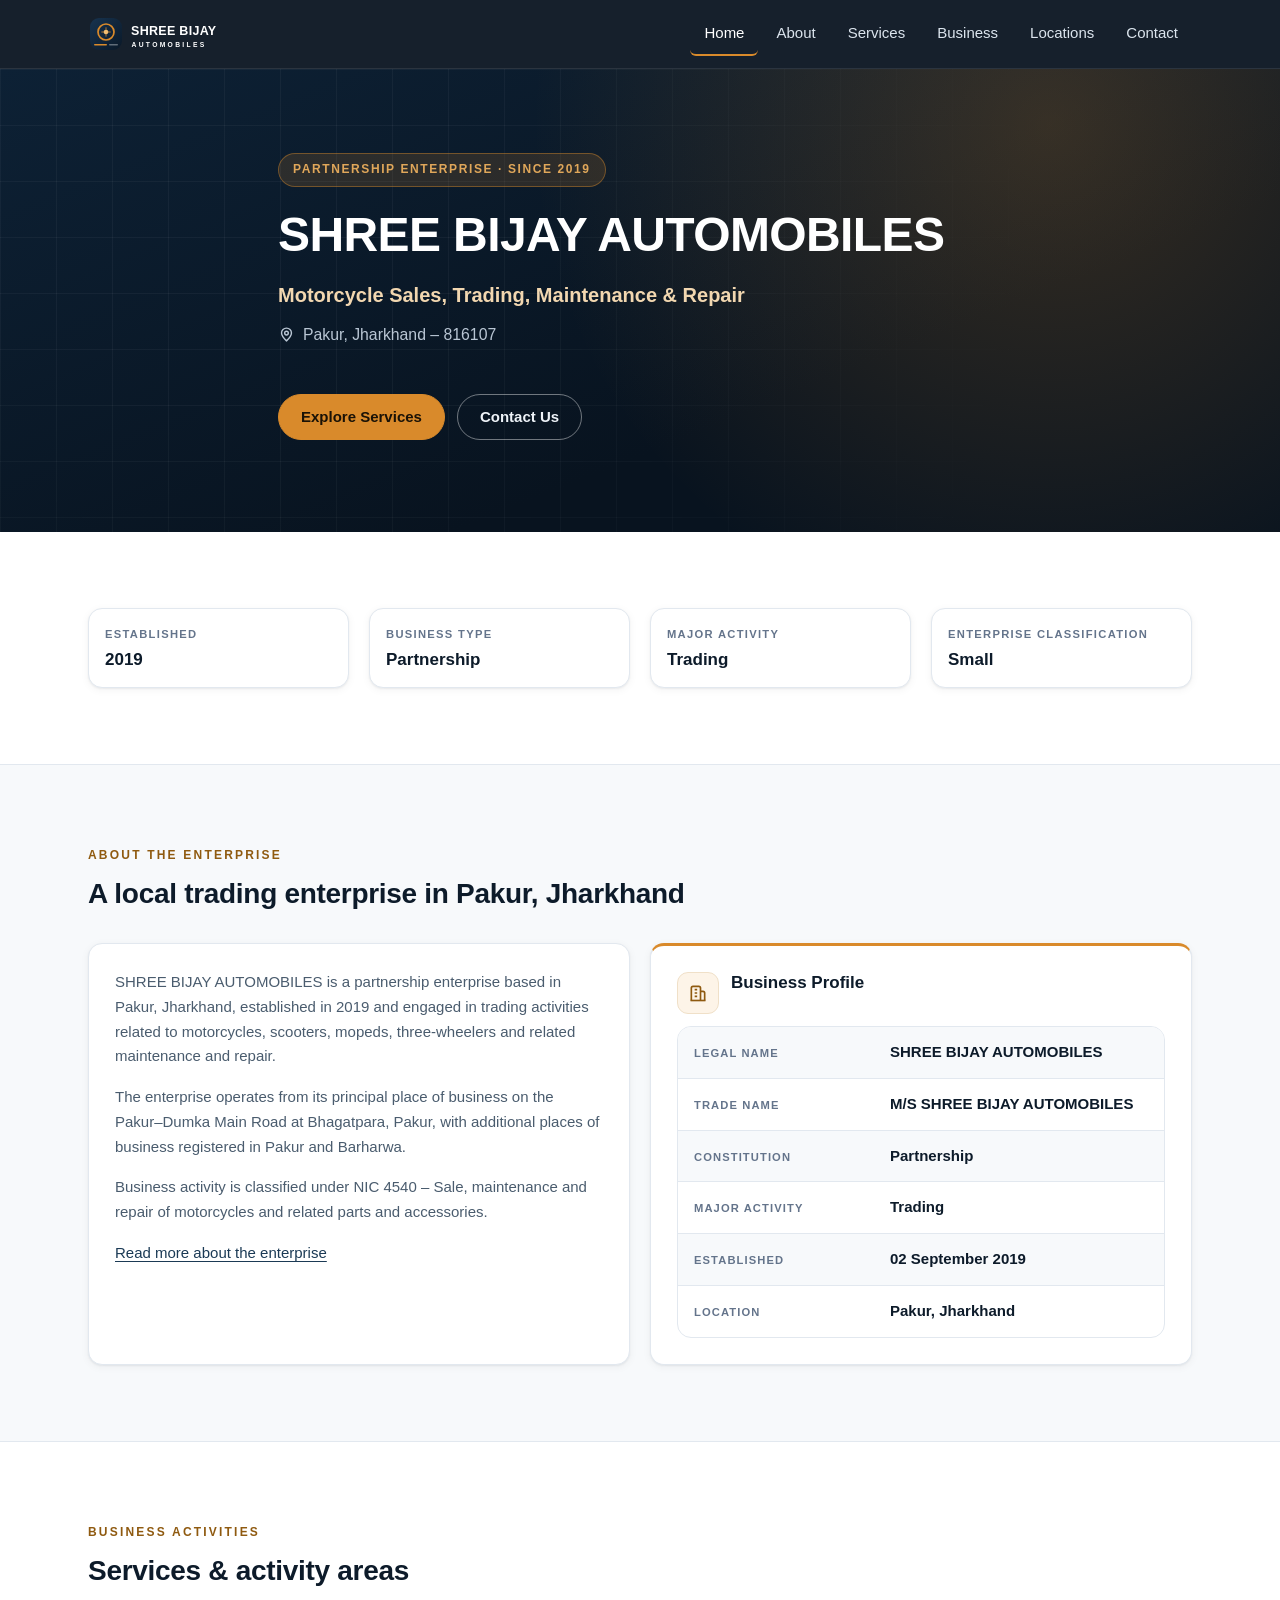
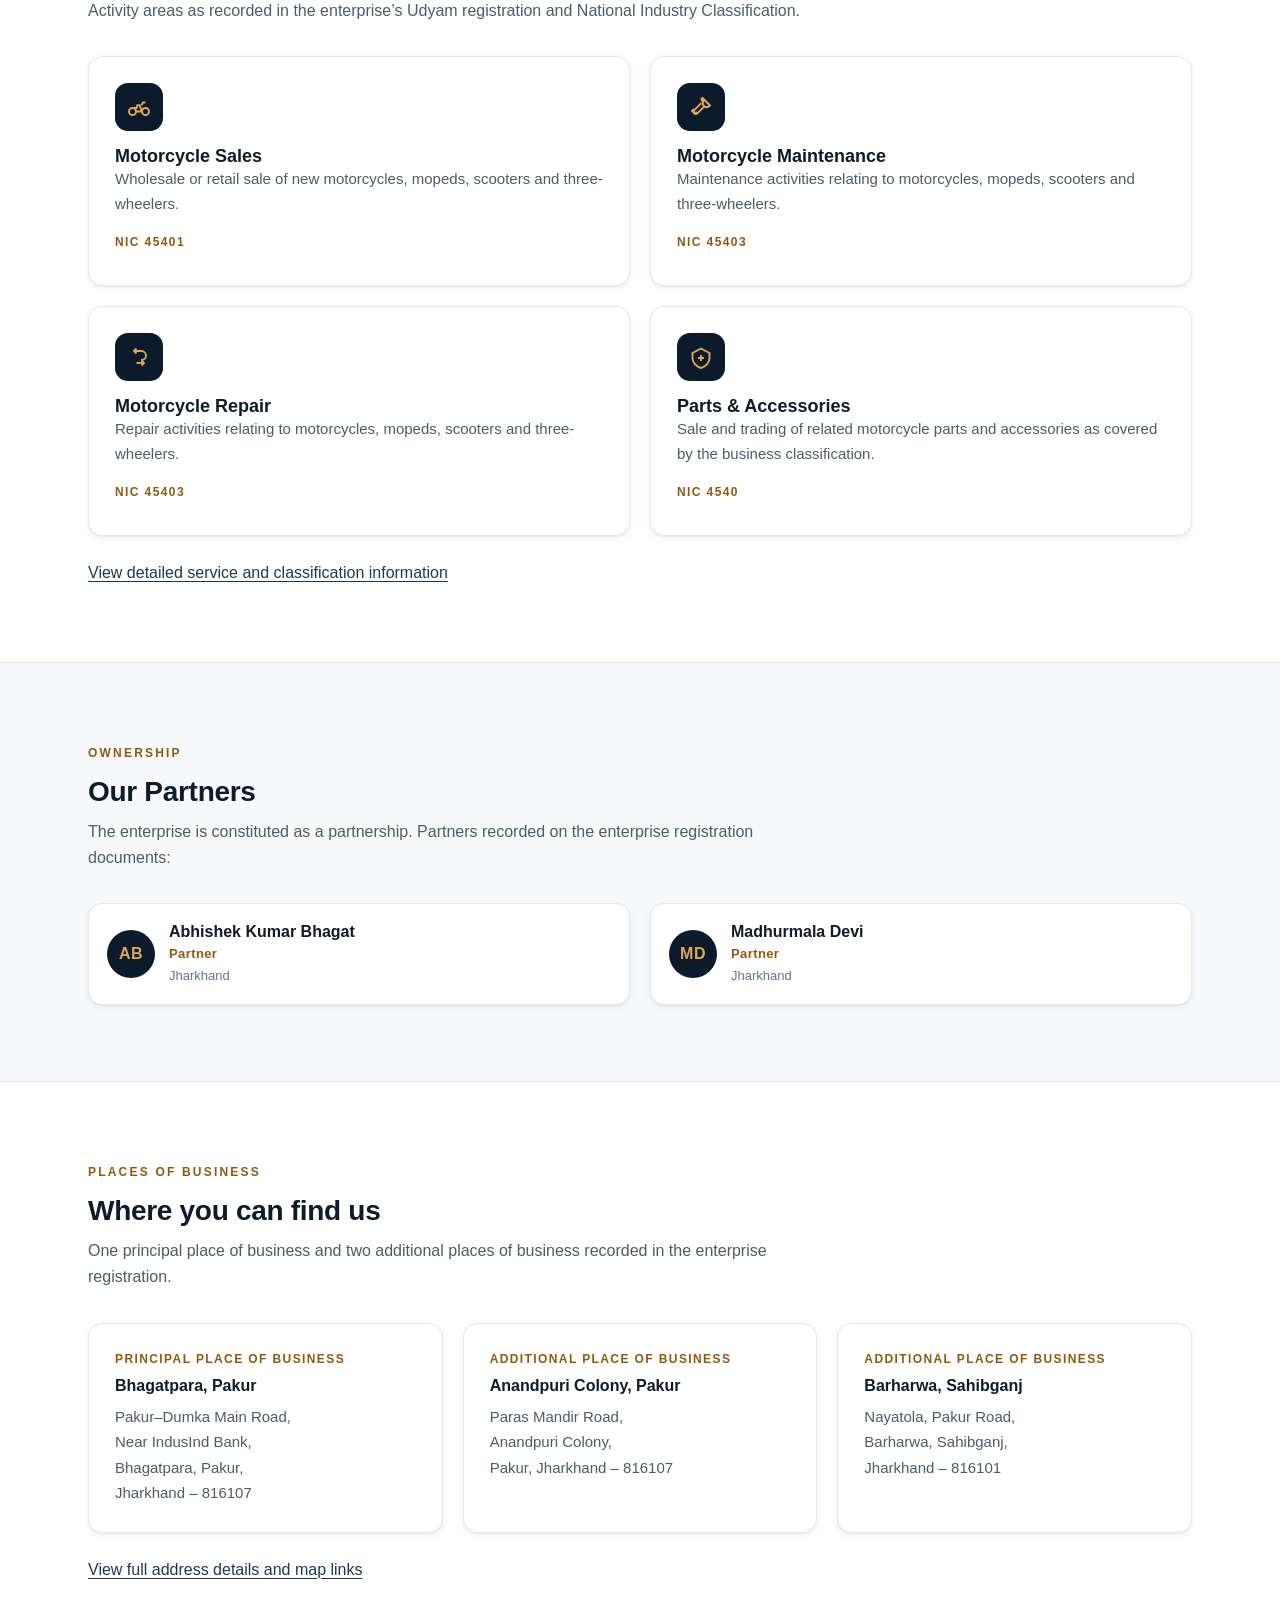
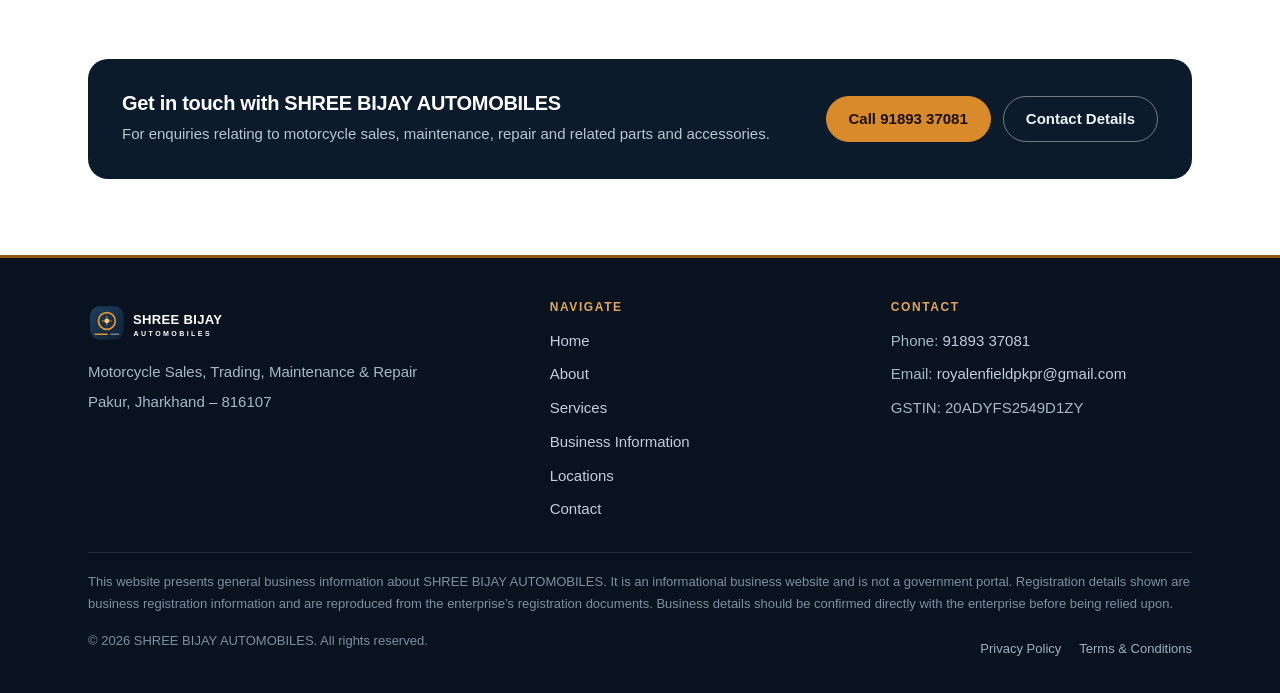
<file: index.html>
<!DOCTYPE html>
<html lang="en">
<head>
<meta charset="utf-8">
<meta name="viewport" content="width=device-width, initial-scale=1">
<title>SHREE BIJAY AUTOMOBILES | Motorcycle Sales, Service &amp; Trading | Pakur</title>
<meta name="description" content="SHREE BIJAY AUTOMOBILES is a partnership enterprise based in Pakur, Jharkhand, engaged in motorcycle trading, sales, maintenance and repair activities.">
<meta name="author" content="SHREE BIJAY AUTOMOBILES">
<meta name="theme-color" content="#08131f">
<link rel="canonical" href="index.html">
<link rel="icon" type="image/svg+xml" href="assets/favicon.svg">
<link rel="apple-touch-icon" href="assets/favicon.svg">
<link rel="stylesheet" href="css/style.css">
<script>document.documentElement.className += " js";</script>

<meta property="og:type" content="website">
<meta property="og:site_name" content="SHREE BIJAY AUTOMOBILES">
<meta property="og:title" content="SHREE BIJAY AUTOMOBILES | Motorcycle Sales, Service &amp; Trading | Pakur">
<meta property="og:description" content="A partnership enterprise based in Pakur, Jharkhand, engaged in motorcycle trading, sales, maintenance and repair activities.">
<meta property="og:image" content="assets/logo.svg">
<meta property="og:locale" content="en_IN">
<meta name="twitter:card" content="summary">
<meta name="twitter:title" content="SHREE BIJAY AUTOMOBILES | Pakur, Jharkhand">
<meta name="twitter:description" content="Motorcycle sales, trading, maintenance and repair. Principal place of business: Bhagatpara, Pakur, Jharkhand.">
</head>
<body>
<a class="skip-link" href="#main">Skip to main content</a>

<header class="site-header">
  <div class="container header-inner">
    <a class="brand" href="index.html" aria-label="SHREE BIJAY AUTOMOBILES — Home">
      <img class="brand__logo" src="assets/logo.svg" width="470" height="88" alt="SHREE BIJAY AUTOMOBILES logo">
    </a>
    <button class="nav-toggle" type="button" aria-expanded="false" aria-controls="site-nav">
      <span class="visually-hidden nav-toggle__label">Open menu</span>
      <span class="nav-toggle__bar" aria-hidden="true"></span>
      <span class="nav-toggle__bar" aria-hidden="true"></span>
      <span class="nav-toggle__bar" aria-hidden="true"></span>
    </button>
    <nav class="site-nav" id="site-nav" aria-label="Main navigation">
      <ul>
        <li><a href="index.html">Home</a></li>
        <li><a href="about.html">About</a></li>
        <li><a href="services.html">Services</a></li>
        <li><a href="business.html">Business</a></li>
        <li><a href="locations.html">Locations</a></li>
        <li><a href="contact.html">Contact</a></li>
      </ul>
    </nav>
  </div>
</header>

<main id="main">

  <!-- ================= HERO ================= -->
  <section class="hero">
    <div class="container hero__inner">
      <span class="hero__badge">Partnership Enterprise &middot; Since 2019</span>
      <h1>SHREE BIJAY AUTOMOBILES</h1>
      <p class="hero__tagline">Motorcycle Sales, Trading, Maintenance &amp; Repair</p>
      <p class="hero__location">
        <svg width="17" height="17" viewBox="0 0 24 24" fill="none" stroke="currentColor" stroke-width="2" aria-hidden="true"><path d="M12 21s-7-6.4-7-11a7 7 0 1 1 14 0c0 4.6-7 11-7 11Z"/><circle cx="12" cy="10" r="2.6"/></svg>
        Pakur, Jharkhand &ndash; 816107
      </p>
      <div class="btn-row hero__actions">
        <a class="btn btn--primary" href="services.html">Explore Services</a>
        <a class="btn btn--ghost" href="contact.html">Contact Us</a>
      </div>
    </div>
  </section>

  <!-- ================= QUICK FACTS ================= -->
  <section class="section" aria-labelledby="facts-title">
    <div class="container">
      <h2 class="visually-hidden" id="facts-title">Quick business facts</h2>
      <div class="grid grid--4">
        <div class="fact">
          <span class="fact__label">Established</span>
          <span class="fact__value">2019</span>
        </div>
        <div class="fact">
          <span class="fact__label">Business Type</span>
          <span class="fact__value">Partnership</span>
        </div>
        <div class="fact">
          <span class="fact__label">Major Activity</span>
          <span class="fact__value">Trading</span>
        </div>
        <div class="fact">
          <span class="fact__label">Enterprise Classification</span>
          <span class="fact__value">Small</span>
        </div>
      </div>
    </div>
  </section>

  <!-- ================= ABOUT ================= -->
  <section class="section section--alt" aria-labelledby="about-title">
    <div class="container">
      <div class="section__head">
        <span class="section__eyebrow">About the Enterprise</span>
        <h2 id="about-title">A local trading enterprise in Pakur, Jharkhand</h2>
      </div>

      <div class="grid grid--2">
        <div class="card">
          <p class="lead">SHREE BIJAY AUTOMOBILES is a partnership enterprise based in Pakur, Jharkhand, established in 2019 and engaged in trading activities related to motorcycles, scooters, mopeds, three-wheelers and related maintenance and repair.</p>
          <p>The enterprise operates from its principal place of business on the Pakur&ndash;Dumka Main Road at Bhagatpara, Pakur, with additional places of business registered in Pakur and Barharwa.</p>
          <p class="text-muted">Business activity is classified under NIC 4540 &ndash; Sale, maintenance and repair of motorcycles and related parts and accessories.</p>
          <p><a href="about.html">Read more about the enterprise</a></p>
        </div>

        <div class="card card--accent">
          <div class="card__title">
            <span class="card__icon" aria-hidden="true">
              <svg width="20" height="20" viewBox="0 0 24 24" fill="none" stroke="currentColor" stroke-width="2"><path d="M4 21V6a2 2 0 0 1 2-2h7a2 2 0 0 1 2 2v15"/><path d="M15 10h3a2 2 0 0 1 2 2v9"/><path d="M3 21h18"/><path d="M8 8h3M8 12h3M8 16h3"/></svg>
            </span>
            <h3>Business Profile</h3>
          </div>
          <dl class="data-list">
            <div><dt>Legal Name</dt><dd>SHREE BIJAY AUTOMOBILES</dd></div>
            <div><dt>Trade Name</dt><dd>M/S SHREE BIJAY AUTOMOBILES</dd></div>
            <div><dt>Constitution</dt><dd>Partnership</dd></div>
            <div><dt>Major Activity</dt><dd>Trading</dd></div>
            <div><dt>Established</dt><dd>02 September 2019</dd></div>
            <div><dt>Location</dt><dd>Pakur, Jharkhand</dd></div>
          </dl>
        </div>
      </div>
    </div>
  </section>

  <!-- ================= SERVICES ================= -->
  <section class="section" aria-labelledby="services-title">
    <div class="container">
      <div class="section__head">
        <span class="section__eyebrow">Business Activities</span>
        <h2 id="services-title">Services &amp; activity areas</h2>
        <p>Activity areas as recorded in the enterprise&rsquo;s Udyam registration and National Industry Classification.</p>
      </div>

      <div class="grid grid--2">
        <article class="card">
          <span class="icon-card__icon" aria-hidden="true">
            <svg width="24" height="24" viewBox="0 0 24 24" fill="none" stroke="currentColor" stroke-width="1.9"><circle cx="5.5" cy="16.5" r="3.5"/><circle cx="18.5" cy="16.5" r="3.5"/><path d="M9 16.5h6l-2.4-6.2h-2.3L9.6 13H7"/><path d="M14.5 10.3 16 7.5h2.5"/></svg>
          </span>
          <h3>Motorcycle Sales</h3>
          <p>Wholesale or retail sale of new motorcycles, mopeds, scooters and three-wheelers.</p>
          <span class="card__meta" style="margin-top:12px">NIC 45401</span>
        </article>

        <article class="card">
          <span class="icon-card__icon" aria-hidden="true">
            <svg width="24" height="24" viewBox="0 0 24 24" fill="none" stroke="currentColor" stroke-width="1.9"><path d="M14.2 6.3a4 4 0 0 0 5.4 5.4L21 10.5 13.5 3l-1.2 1.4a4 4 0 0 0 1.9 1.9Z"/><path d="m12.3 8.2-7 7a2.2 2.2 0 0 0 3.1 3.1l7-7"/><path d="m5 14-2 2 3 3 2-2"/></svg>
          </span>
          <h3>Motorcycle Maintenance</h3>
          <p>Maintenance activities relating to motorcycles, mopeds, scooters and three-wheelers.</p>
          <span class="card__meta" style="margin-top:12px">NIC 45403</span>
        </article>

        <article class="card">
          <span class="icon-card__icon" aria-hidden="true">
            <svg width="24" height="24" viewBox="0 0 24 24" fill="none" stroke="currentColor" stroke-width="1.9"><path d="M9.5 3.5 7 6l2.5 2.5"/><path d="M7 6h7.5a4.5 4.5 0 0 1 0 9H14"/><path d="M14.5 20.5 17 18l-2.5-2.5"/><path d="M17 18H9.5"/></svg>
          </span>
          <h3>Motorcycle Repair</h3>
          <p>Repair activities relating to motorcycles, mopeds, scooters and three-wheelers.</p>
          <span class="card__meta" style="margin-top:12px">NIC 45403</span>
        </article>

        <article class="card">
          <span class="icon-card__icon" aria-hidden="true">
            <svg width="24" height="24" viewBox="0 0 24 24" fill="none" stroke="currentColor" stroke-width="1.9"><path d="M12 3.5 3.5 8v5c0 4.4 3.6 8.5 8.5 10 4.9-1.5 8.5-5.6 8.5-10V8Z"/><path d="M9 13h6M12 10v6"/></svg>
          </span>
          <h3>Parts &amp; Accessories</h3>
          <p>Sale and trading of related motorcycle parts and accessories as covered by the business classification.</p>
          <span class="card__meta" style="margin-top:12px">NIC 4540</span>
        </article>
      </div>

      <p style="margin-top:24px"><a href="services.html">View detailed service and classification information</a></p>
    </div>
  </section>

  <!-- ================= PARTNERS ================= -->
  <section class="section section--alt" aria-labelledby="partners-title">
    <div class="container">
      <div class="section__head">
        <span class="section__eyebrow">Ownership</span>
        <h2 id="partners-title">Our Partners</h2>
        <p>The enterprise is constituted as a partnership. Partners recorded on the enterprise registration documents:</p>
      </div>

      <div class="grid grid--2">
        <div class="partner">
          <span class="partner__avatar" aria-hidden="true">AB</span>
          <span>
            <span class="partner__name">Abhishek Kumar Bhagat</span>
            <span class="partner__role">Partner</span>
            <span class="partner__state">Jharkhand</span>
          </span>
        </div>
        <div class="partner">
          <span class="partner__avatar" aria-hidden="true">MD</span>
          <span>
            <span class="partner__name">Madhurmala Devi</span>
            <span class="partner__role">Partner</span>
            <span class="partner__state">Jharkhand</span>
          </span>
        </div>
      </div>
    </div>
  </section>

  <!-- ================= LOCATIONS TEASER ================= -->
  <section class="section" aria-labelledby="places-title">
    <div class="container">
      <div class="section__head">
        <span class="section__eyebrow">Places of Business</span>
        <h2 id="places-title">Where you can find us</h2>
        <p>One principal place of business and two additional places of business recorded in the enterprise registration.</p>
      </div>

      <div class="grid grid--3">
        <div class="card">
          <span class="card__meta">Principal Place of Business</span>
          <h3 style="font-size:1rem">Bhagatpara, Pakur</h3>
          <p class="address" style="margin-top:8px">Pakur&ndash;Dumka Main Road,<br>Near IndusInd Bank,<br>Bhagatpara, Pakur,<br>Jharkhand &ndash; 816107</p>
        </div>
        <div class="card">
          <span class="card__meta">Additional Place of Business</span>
          <h3 style="font-size:1rem">Anandpuri Colony, Pakur</h3>
          <p class="address" style="margin-top:8px">Paras Mandir Road,<br>Anandpuri Colony,<br>Pakur, Jharkhand &ndash; 816107</p>
        </div>
        <div class="card">
          <span class="card__meta">Additional Place of Business</span>
          <h3 style="font-size:1rem">Barharwa, Sahibganj</h3>
          <p class="address" style="margin-top:8px">Nayatola, Pakur Road,<br>Barharwa, Sahibganj,<br>Jharkhand &ndash; 816101</p>
        </div>
      </div>

      <p style="margin-top:24px"><a href="locations.html">View full address details and map links</a></p>
    </div>
  </section>

  <!-- ================= CTA ================= -->
  <section class="section" aria-labelledby="cta-title" style="padding-top:0">
    <div class="container">
      <div class="cta-band">
        <div>
          <h2 id="cta-title">Get in touch with SHREE BIJAY AUTOMOBILES</h2>
          <p>For enquiries relating to motorcycle sales, maintenance, repair and related parts and accessories.</p>
        </div>
        <div class="btn-row">
          <a class="btn btn--primary" href="tel:9189337081">Call 91893 37081</a>
          <a class="btn btn--ghost" href="contact.html">Contact Details</a>
        </div>
      </div>
    </div>
  </section>

</main>

<footer class="site-footer">
  <div class="container">
    <div class="footer-grid">
      <div class="footer-brand">
        <img class="footer-brand__logo" src="assets/logo-light.svg" width="470" height="88" alt="SHREE BIJAY AUTOMOBILES logo">
        <p>Motorcycle Sales, Trading, Maintenance &amp; Repair</p>
        <p>Pakur, Jharkhand &ndash; 816107</p>
      </div>

      <nav class="footer-nav" aria-label="Footer navigation">
        <h2>Navigate</h2>
        <ul>
          <li><a href="index.html">Home</a></li>
          <li><a href="about.html">About</a></li>
          <li><a href="services.html">Services</a></li>
          <li><a href="business.html">Business Information</a></li>
          <li><a href="locations.html">Locations</a></li>
          <li><a href="contact.html">Contact</a></li>
        </ul>
      </nav>

      <div>
        <h2>Contact</h2>
        <ul class="footer-contact">
          <li><span>Phone: </span><a href="tel:9189337081">91893 37081</a></li>
          <li><span>Email: </span><a href="mailto:royalenfieldpkpr@gmail.com">royalenfieldpkpr@gmail.com</a></li>
          <li><span>GSTIN: </span>20ADYFS2549D1ZY</li>
        </ul>
      </div>
    </div>

    <p class="footer-disclaimer">
      This website presents general business information about SHREE BIJAY AUTOMOBILES. It is an informational business
      website and is not a government portal. Registration details shown are business registration information and are
      reproduced from the enterprise&rsquo;s registration documents. Business details should be confirmed directly with the
      enterprise before being relied upon.
    </p>

    <div class="footer-bottom">
      <p>&copy; 2026 SHREE BIJAY AUTOMOBILES. All rights reserved.</p>
      <div class="footer-legal">
        <a href="privacy.html">Privacy Policy</a>
        <a href="terms.html">Terms &amp; Conditions</a>
      </div>
    </div>
  </div>
</footer>

<button class="to-top" type="button" aria-label="Back to top">
  <svg width="18" height="18" viewBox="0 0 24 24" fill="none" stroke="currentColor" stroke-width="2.2" aria-hidden="true"><path d="m5 14 7-7 7 7"/></svg>
</button>

<script src="js/script.js" defer></script>
</body>
</html>
</file>
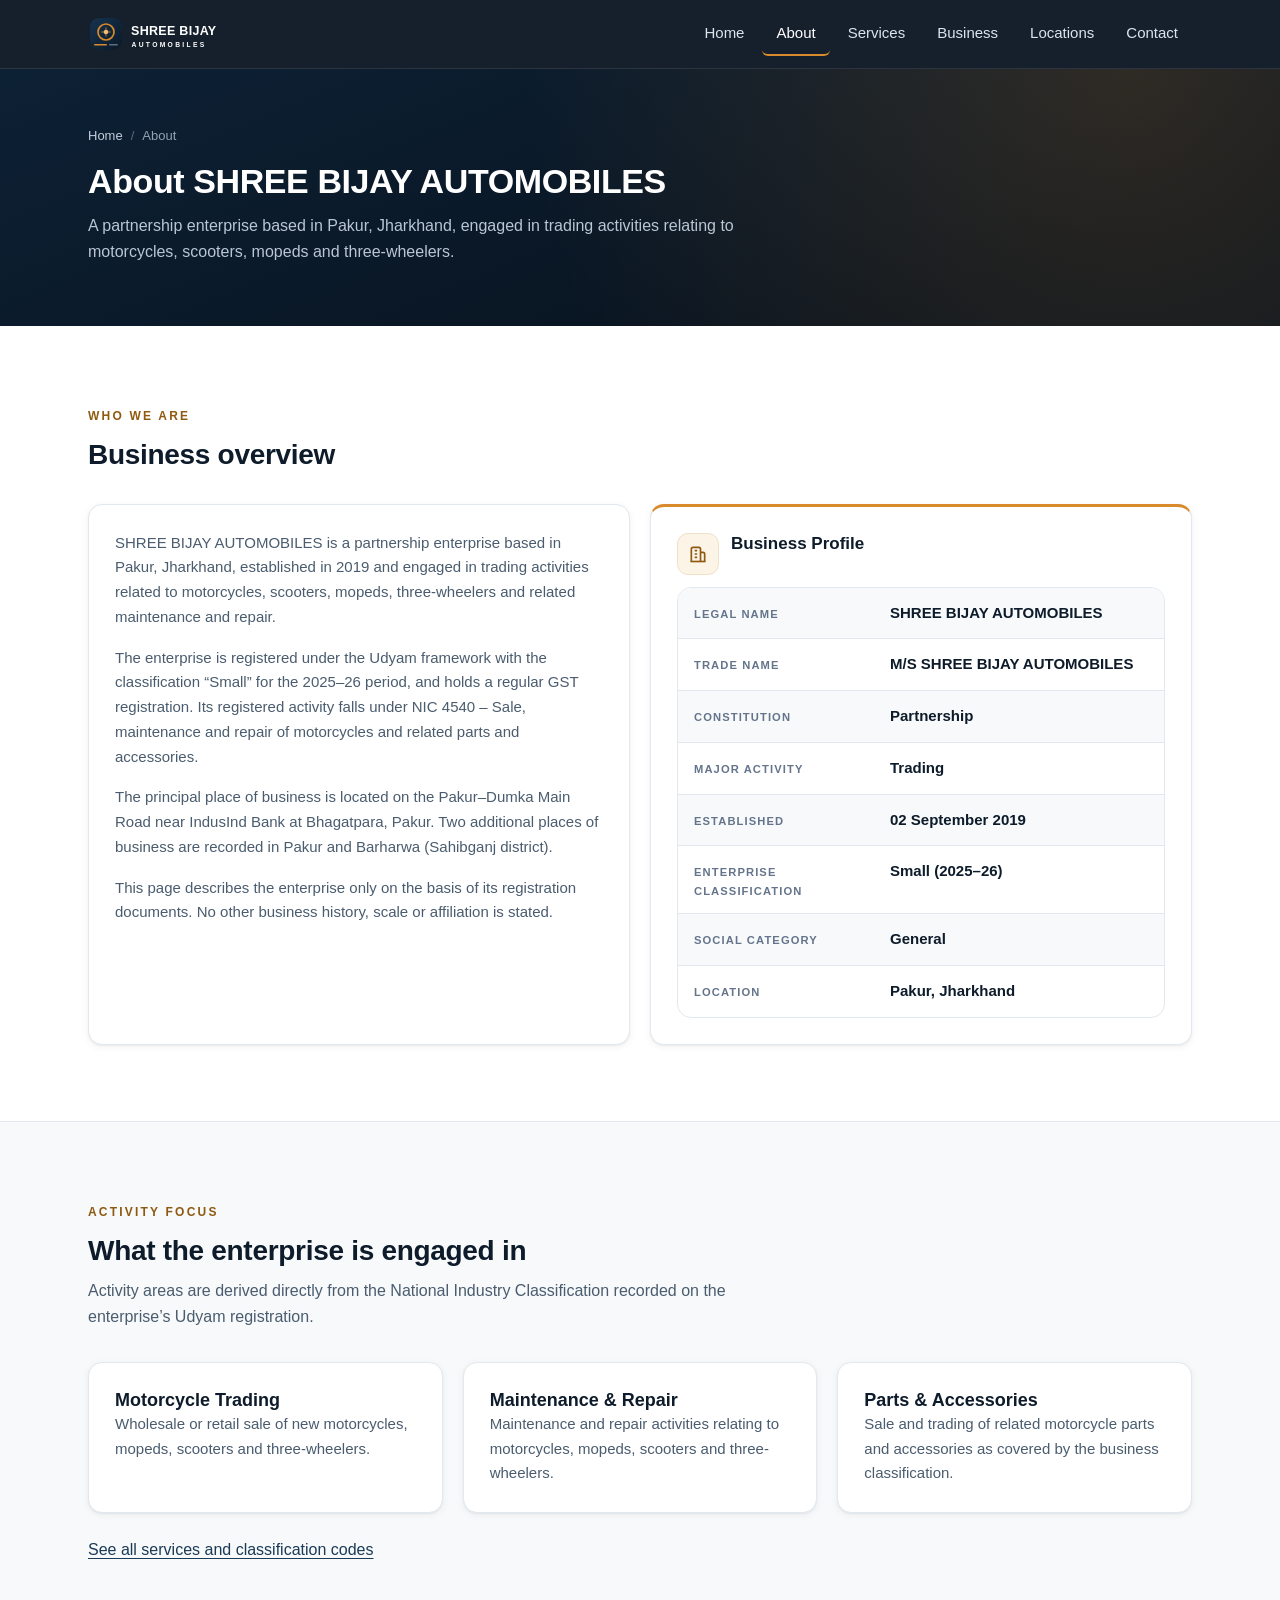
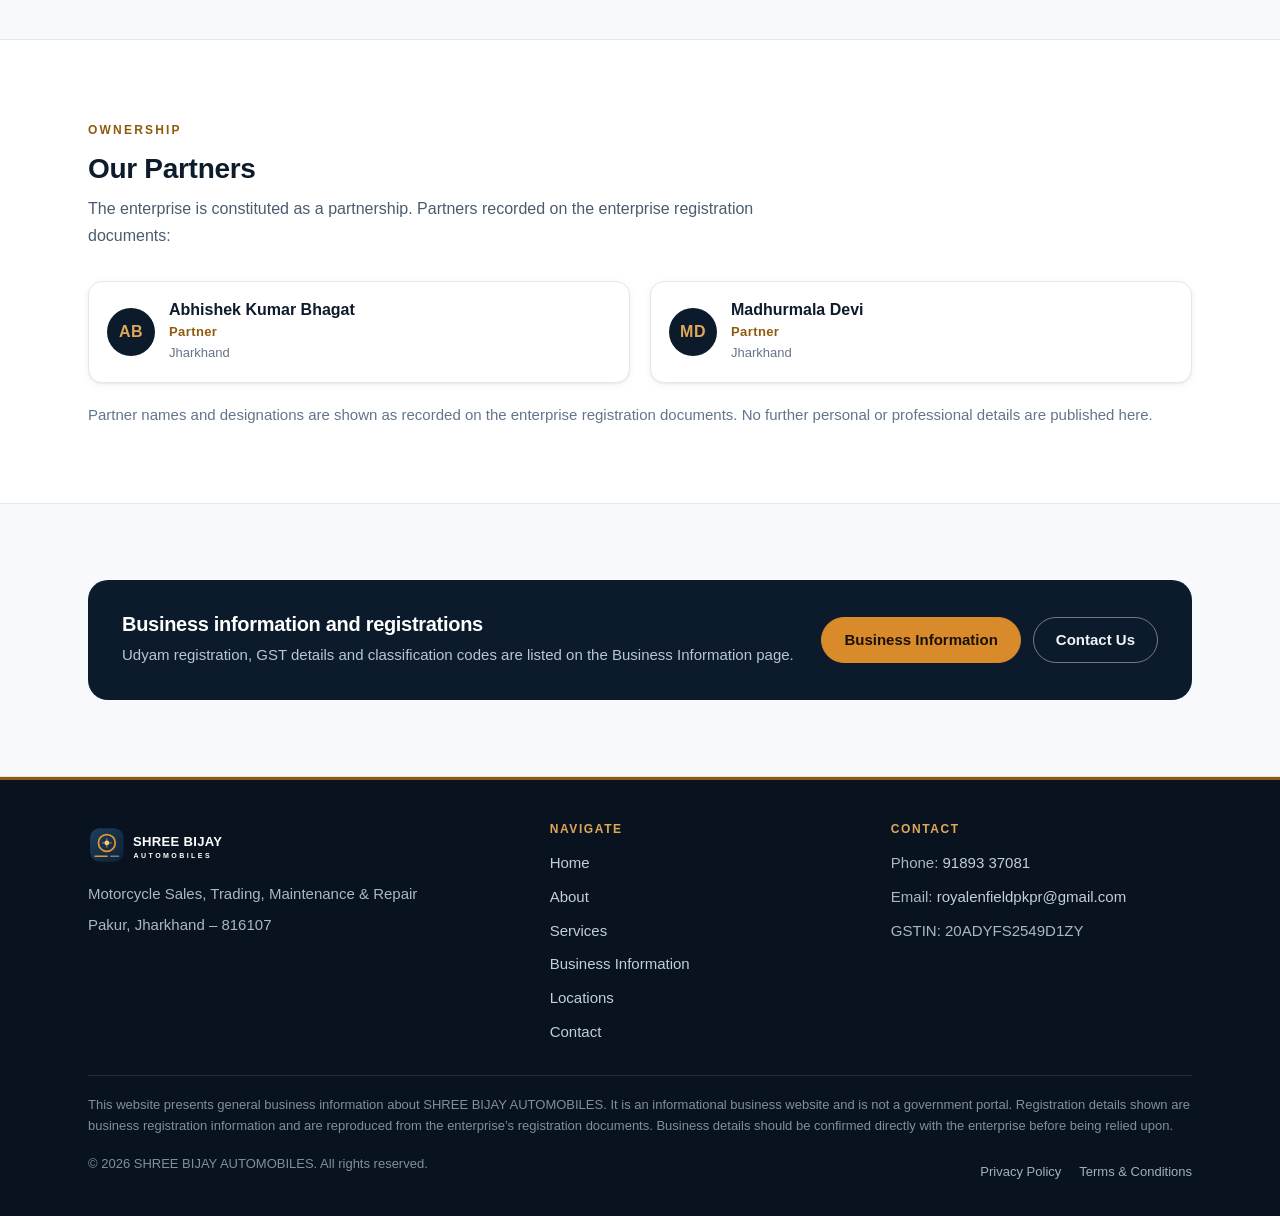
<file: about.html>
<!DOCTYPE html>
<html lang="en">
<head>
<meta charset="utf-8">
<meta name="viewport" content="width=device-width, initial-scale=1">
<title>About | SHREE BIJAY AUTOMOBILES | Pakur, Jharkhand</title>
<meta name="description" content="About SHREE BIJAY AUTOMOBILES: a partnership enterprise established in 2019 in Pakur, Jharkhand, engaged in motorcycle trading, sales, maintenance and repair activities.">
<meta name="author" content="SHREE BIJAY AUTOMOBILES">
<meta name="theme-color" content="#08131f">
<link rel="canonical" href="about.html">
<link rel="icon" type="image/svg+xml" href="assets/favicon.svg">
<link rel="apple-touch-icon" href="assets/favicon.svg">
<link rel="stylesheet" href="css/style.css">
<script>document.documentElement.className += " js";</script>

<meta property="og:type" content="website">
<meta property="og:site_name" content="SHREE BIJAY AUTOMOBILES">
<meta property="og:title" content="About | SHREE BIJAY AUTOMOBILES | Pakur, Jharkhand">
<meta property="og:description" content="About SHREE BIJAY AUTOMOBILES: a partnership enterprise established in 2019 in Pakur, Jharkhand, engaged in motorcycle trading, sales, maintenance and repair activities.">
<meta property="og:image" content="assets/logo.svg">
<meta property="og:locale" content="en_IN">
<meta name="twitter:card" content="summary">
<meta name="twitter:title" content="About | SHREE BIJAY AUTOMOBILES | Pakur, Jharkhand">
<meta name="twitter:description" content="About SHREE BIJAY AUTOMOBILES: a partnership enterprise established in 2019 in Pakur, Jharkhand, engaged in motorcycle trading, sales, maintenance and repair activities.">
</head>
<body>
<a class="skip-link" href="#main">Skip to main content</a>

<header class="site-header">
  <div class="container header-inner">
    <a class="brand" href="index.html" aria-label="SHREE BIJAY AUTOMOBILES &mdash; Home">
      <img class="brand__logo" src="assets/logo.svg" width="470" height="88" alt="SHREE BIJAY AUTOMOBILES logo">
    </a>
    <button class="nav-toggle" type="button" aria-expanded="false" aria-controls="site-nav">
      <span class="visually-hidden nav-toggle__label">Open menu</span>
      <span class="nav-toggle__bar" aria-hidden="true"></span>
      <span class="nav-toggle__bar" aria-hidden="true"></span>
      <span class="nav-toggle__bar" aria-hidden="true"></span>
    </button>
    <nav class="site-nav" id="site-nav" aria-label="Main navigation">
      <ul>
        <li><a href="index.html">Home</a></li>
        <li><a href="about.html" aria-current="page">About</a></li>
        <li><a href="services.html">Services</a></li>
        <li><a href="business.html">Business</a></li>
        <li><a href="locations.html">Locations</a></li>
        <li><a href="contact.html">Contact</a></li>
      </ul>
    </nav>
  </div>
</header>

<main id="main">

  <section class="page-head">
    <div class="container">
      <ol class="breadcrumb">
        <li><a href="index.html">Home</a></li>
        <li>About</li>
      </ol>
      <h1>About SHREE BIJAY AUTOMOBILES</h1>
      <p>A partnership enterprise based in Pakur, Jharkhand, engaged in trading activities relating to motorcycles, scooters, mopeds and three-wheelers.</p>
    </div>
  </section>

  <section class="section" aria-labelledby="who-title">
    <div class="container">
      <div class="section__head">
        <span class="section__eyebrow">Who We Are</span>
        <h2 id="who-title">Business overview</h2>
      </div>

      <div class="grid grid--2">
        <div class="card">
          <p class="lead">SHREE BIJAY AUTOMOBILES is a partnership enterprise based in Pakur, Jharkhand, established in 2019 and engaged in trading activities related to motorcycles, scooters, mopeds, three-wheelers and related maintenance and repair.</p>
          <p>The enterprise is registered under the Udyam framework with the classification &ldquo;Small&rdquo; for the 2025&ndash;26 period, and holds a regular GST registration. Its registered activity falls under NIC 4540 &ndash; Sale, maintenance and repair of motorcycles and related parts and accessories.</p>
          <p>The principal place of business is located on the Pakur&ndash;Dumka Main Road near IndusInd Bank at Bhagatpara, Pakur. Two additional places of business are recorded in Pakur and Barharwa (Sahibganj district).</p>
          <p class="text-muted">This page describes the enterprise only on the basis of its registration documents. No other business history, scale or affiliation is stated.</p>
        </div>

        <div class="card card--accent">
          <div class="card__title">
            <span class="card__icon" aria-hidden="true">
              <svg width="20" height="20" viewBox="0 0 24 24" fill="none" stroke="currentColor" stroke-width="2"><path d="M4 21V6a2 2 0 0 1 2-2h7a2 2 0 0 1 2 2v15"/><path d="M15 10h3a2 2 0 0 1 2 2v9"/><path d="M3 21h18"/><path d="M8 8h3M8 12h3M8 16h3"/></svg>
            </span>
            <h3>Business Profile</h3>
          </div>
          <dl class="data-list">
            <div><dt>Legal Name</dt><dd>SHREE BIJAY AUTOMOBILES</dd></div>
            <div><dt>Trade Name</dt><dd>M/S SHREE BIJAY AUTOMOBILES</dd></div>
            <div><dt>Constitution</dt><dd>Partnership</dd></div>
            <div><dt>Major Activity</dt><dd>Trading</dd></div>
            <div><dt>Established</dt><dd>02 September 2019</dd></div>
            <div><dt>Enterprise Classification</dt><dd>Small (2025&ndash;26)</dd></div>
            <div><dt>Social Category</dt><dd>General</dd></div>
            <div><dt>Location</dt><dd>Pakur, Jharkhand</dd></div>
          </dl>
        </div>
      </div>
    </div>
  </section>

  <section class="section section--alt" aria-labelledby="focus-title">
    <div class="container">
      <div class="section__head">
        <span class="section__eyebrow">Activity Focus</span>
        <h2 id="focus-title">What the enterprise is engaged in</h2>
        <p>Activity areas are derived directly from the National Industry Classification recorded on the enterprise&rsquo;s Udyam registration.</p>
      </div>

      <div class="grid grid--3">
        <div class="card">
          <h3>Motorcycle Trading</h3>
          <p>Wholesale or retail sale of new motorcycles, mopeds, scooters and three-wheelers.</p>
        </div>
        <div class="card">
          <h3>Maintenance &amp; Repair</h3>
          <p>Maintenance and repair activities relating to motorcycles, mopeds, scooters and three-wheelers.</p>
        </div>
        <div class="card">
          <h3>Parts &amp; Accessories</h3>
          <p>Sale and trading of related motorcycle parts and accessories as covered by the business classification.</p>
        </div>
      </div>

      <p style="margin-top:24px"><a href="services.html">See all services and classification codes</a></p>
    </div>
  </section>

  <section class="section" aria-labelledby="partners-title">
    <div class="container">
      <div class="section__head">
        <span class="section__eyebrow">Ownership</span>
        <h2 id="partners-title">Our Partners</h2>
        <p>The enterprise is constituted as a partnership. Partners recorded on the enterprise registration documents:</p>
      </div>

      <div class="grid grid--2">
        <div class="partner">
          <span class="partner__avatar" aria-hidden="true">AB</span>
          <span>
            <span class="partner__name">Abhishek Kumar Bhagat</span>
            <span class="partner__role">Partner</span>
            <span class="partner__state">Jharkhand</span>
          </span>
        </div>
        <div class="partner">
          <span class="partner__avatar" aria-hidden="true">MD</span>
          <span>
            <span class="partner__name">Madhurmala Devi</span>
            <span class="partner__role">Partner</span>
            <span class="partner__state">Jharkhand</span>
          </span>
        </div>
      </div>

      <p class="text-muted" style="margin-top:20px">Partner names and designations are shown as recorded on the enterprise registration documents. No further personal or professional details are published here.</p>
    </div>
  </section>

  <section class="section section--alt" aria-labelledby="about-cta">
    <div class="container">
      <div class="cta-band">
        <div>
          <h2 id="about-cta">Business information and registrations</h2>
          <p>Udyam registration, GST details and classification codes are listed on the Business Information page.</p>
        </div>
        <div class="btn-row">
          <a class="btn btn--primary" href="business.html">Business Information</a>
          <a class="btn btn--ghost" href="contact.html">Contact Us</a>
        </div>
      </div>
    </div>
  </section>

</main>

<footer class="site-footer">
  <div class="container">
    <div class="footer-grid">
      <div class="footer-brand">
        <img class="footer-brand__logo" src="assets/logo-light.svg" width="470" height="88" alt="SHREE BIJAY AUTOMOBILES logo">
        <p>Motorcycle Sales, Trading, Maintenance &amp; Repair</p>
        <p>Pakur, Jharkhand &ndash; 816107</p>
      </div>

      <nav class="footer-nav" aria-label="Footer navigation">
        <h2>Navigate</h2>
        <ul>
          <li><a href="index.html">Home</a></li>
          <li><a href="about.html">About</a></li>
          <li><a href="services.html">Services</a></li>
          <li><a href="business.html">Business Information</a></li>
          <li><a href="locations.html">Locations</a></li>
          <li><a href="contact.html">Contact</a></li>
        </ul>
      </nav>

      <div>
        <h2>Contact</h2>
        <ul class="footer-contact">
          <li><span>Phone: </span><a href="tel:9189337081">91893 37081</a></li>
          <li><span>Email: </span><a href="mailto:royalenfieldpkpr@gmail.com">royalenfieldpkpr@gmail.com</a></li>
          <li><span>GSTIN: </span>20ADYFS2549D1ZY</li>
        </ul>
      </div>
    </div>

    <p class="footer-disclaimer">
      This website presents general business information about SHREE BIJAY AUTOMOBILES. It is an informational business
      website and is not a government portal. Registration details shown are business registration information and are
      reproduced from the enterprise&rsquo;s registration documents. Business details should be confirmed directly with the
      enterprise before being relied upon.
    </p>

    <div class="footer-bottom">
      <p>&copy; 2026 SHREE BIJAY AUTOMOBILES. All rights reserved.</p>
      <div class="footer-legal">
        <a href="privacy.html">Privacy Policy</a>
        <a href="terms.html">Terms &amp; Conditions</a>
      </div>
    </div>
  </div>
</footer>

<button class="to-top" type="button" aria-label="Back to top">
  <svg width="18" height="18" viewBox="0 0 24 24" fill="none" stroke="currentColor" stroke-width="2.2" aria-hidden="true"><path d="m5 14 7-7 7 7"/></svg>
</button>

<script src="js/script.js" defer></script>
</body>
</html>
</file>
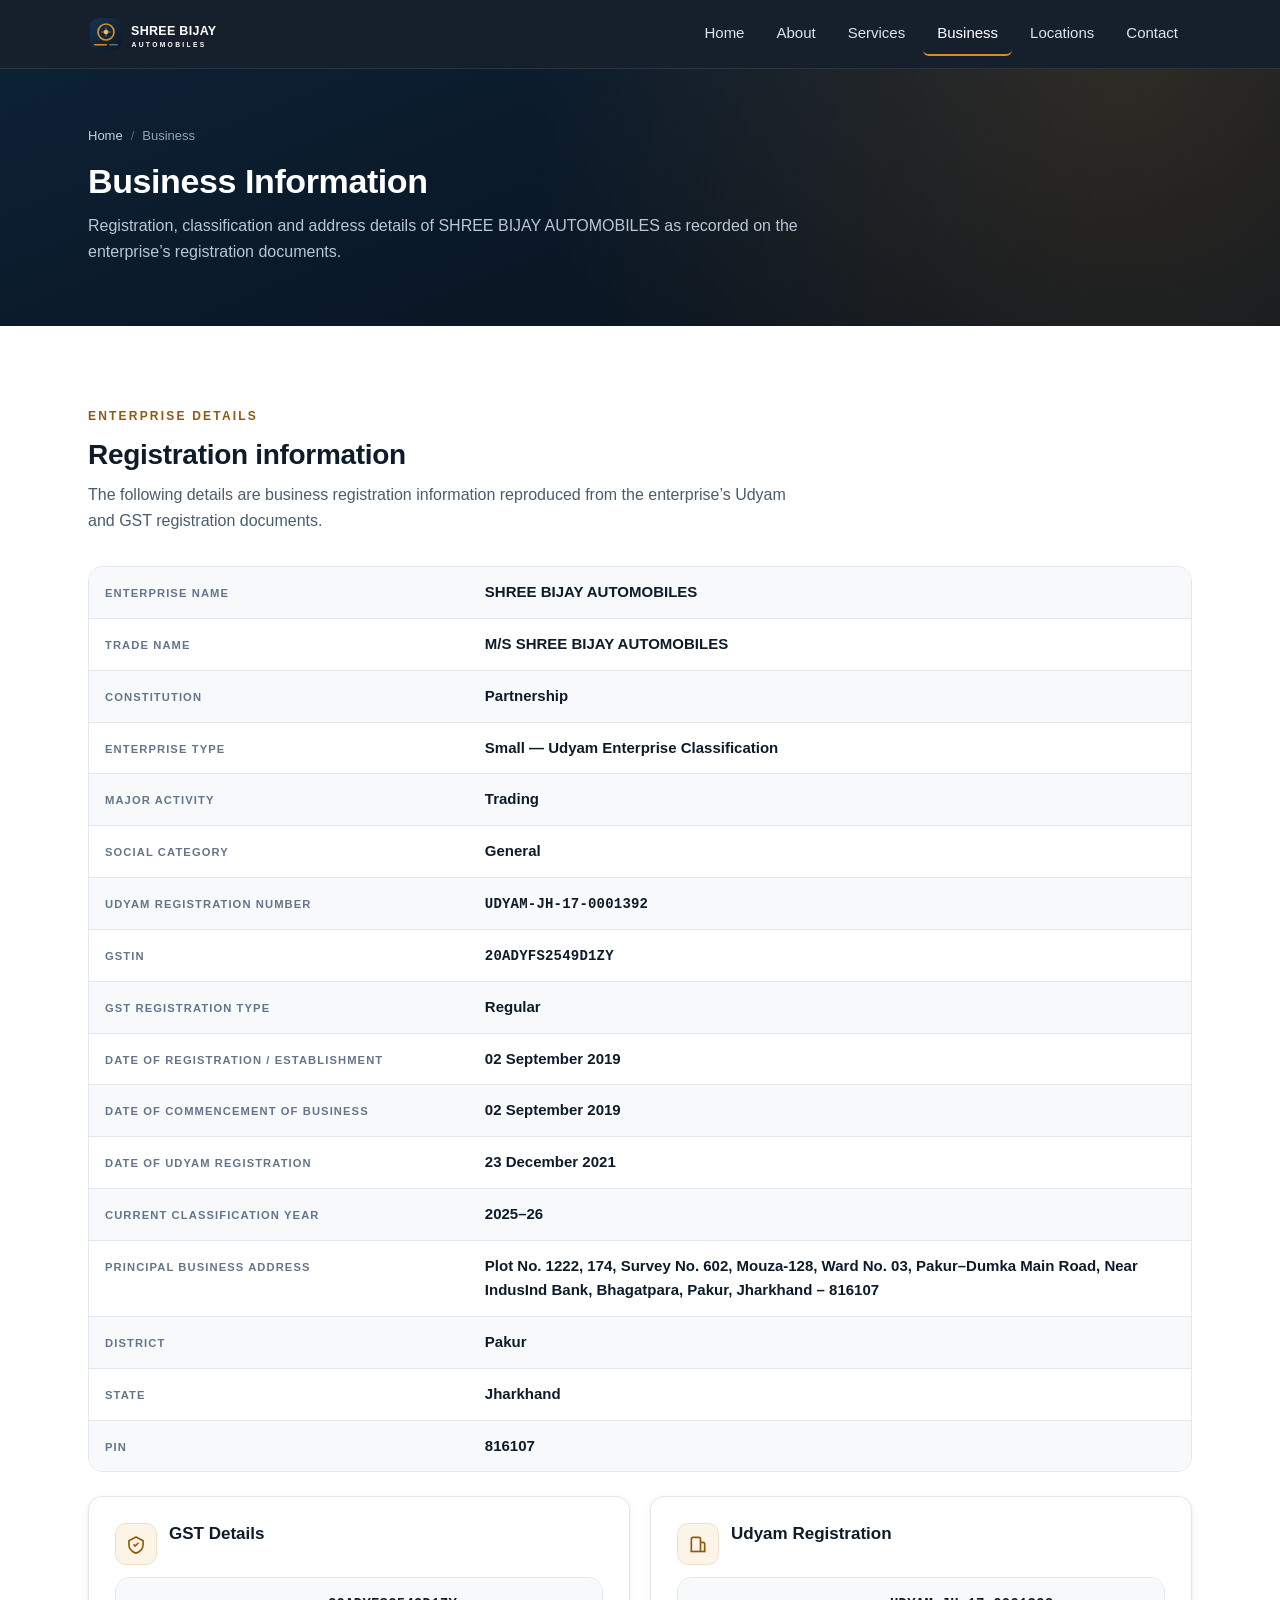
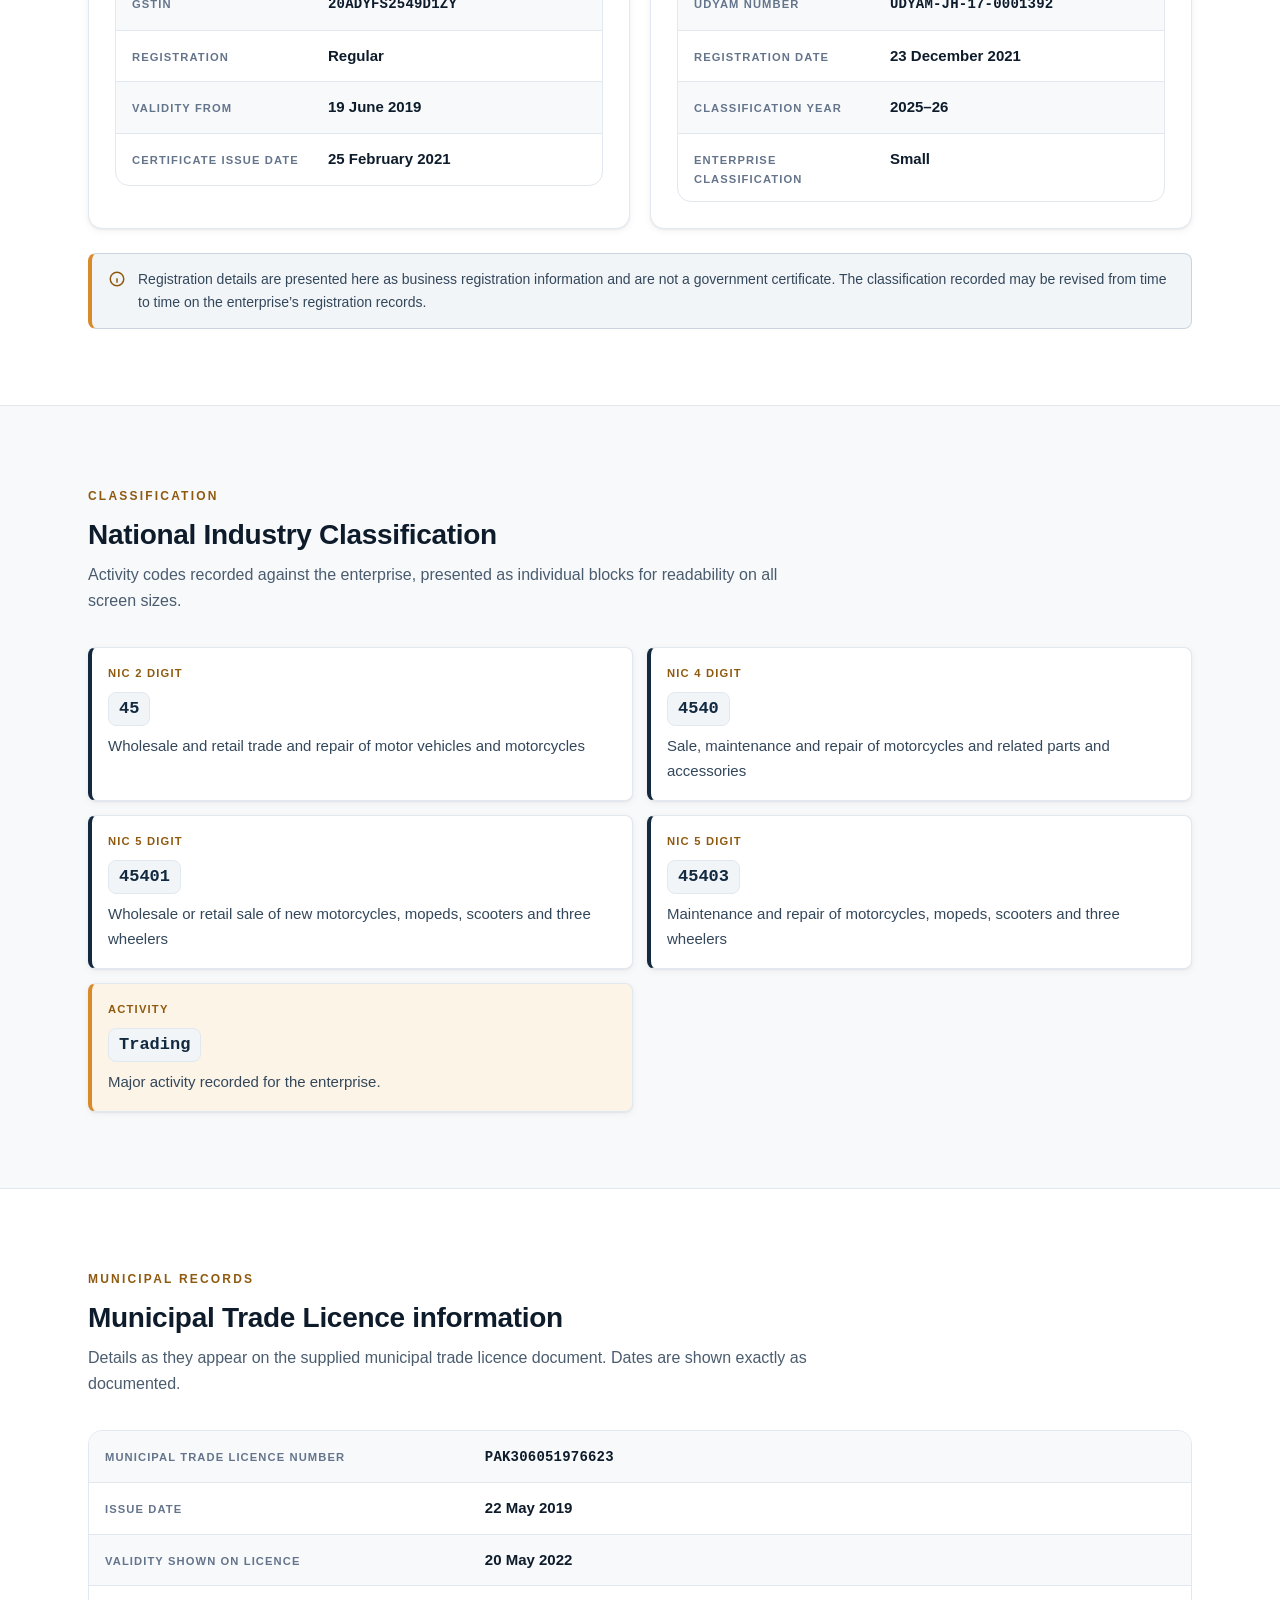
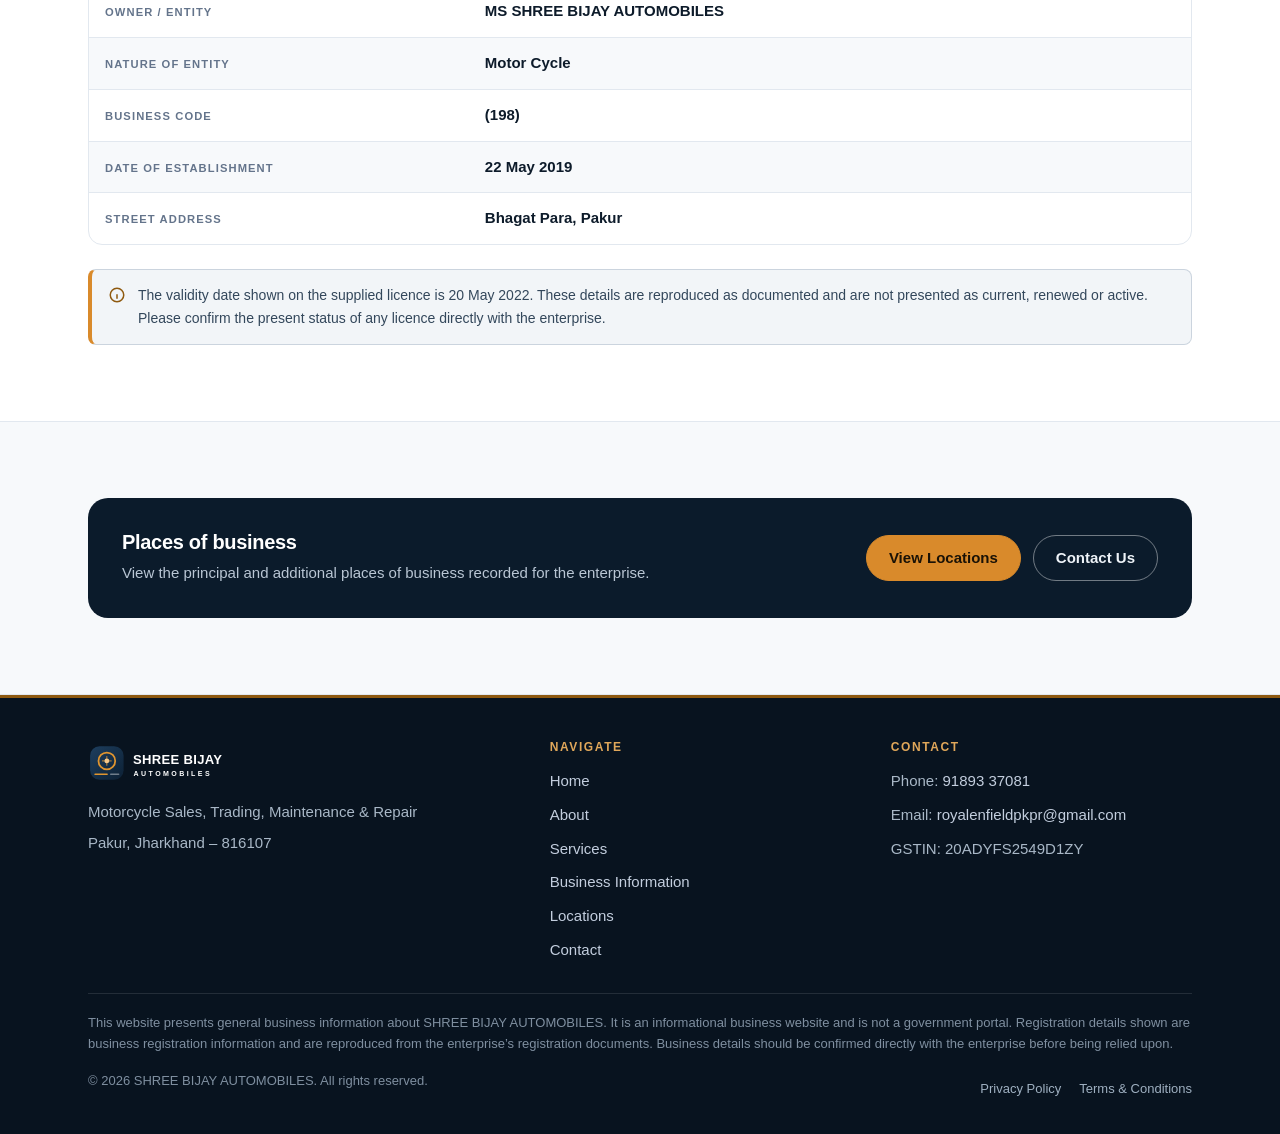
<file: business.html>
<!DOCTYPE html>
<html lang="en">
<head>
<meta charset="utf-8">
<meta name="viewport" content="width=device-width, initial-scale=1">
<title>Business Information | SHREE BIJAY AUTOMOBILES</title>
<meta name="description" content="Registration details, GSTIN, Udyam registration, National Industry Classification and municipal trade licence information for SHREE BIJAY AUTOMOBILES, Pakur, Jharkhand.">
<meta name="author" content="SHREE BIJAY AUTOMOBILES">
<meta name="theme-color" content="#08131f">
<link rel="canonical" href="business.html">
<link rel="icon" type="image/svg+xml" href="assets/favicon.svg">
<link rel="apple-touch-icon" href="assets/favicon.svg">
<link rel="stylesheet" href="css/style.css">
<script>document.documentElement.className += " js";</script>

<meta property="og:type" content="website">
<meta property="og:site_name" content="SHREE BIJAY AUTOMOBILES">
<meta property="og:title" content="Business Information | SHREE BIJAY AUTOMOBILES">
<meta property="og:description" content="Registration details, GSTIN, Udyam registration, National Industry Classification and municipal trade licence information for SHREE BIJAY AUTOMOBILES, Pakur, Jharkhand.">
<meta property="og:image" content="assets/logo.svg">
<meta property="og:locale" content="en_IN">
<meta name="twitter:card" content="summary">
<meta name="twitter:title" content="Business Information | SHREE BIJAY AUTOMOBILES">
<meta name="twitter:description" content="Registration details, GSTIN, Udyam registration, National Industry Classification and municipal trade licence information for SHREE BIJAY AUTOMOBILES, Pakur, Jharkhand.">
</head>
<body>
<a class="skip-link" href="#main">Skip to main content</a>

<header class="site-header">
  <div class="container header-inner">
    <a class="brand" href="index.html" aria-label="SHREE BIJAY AUTOMOBILES &mdash; Home">
      <img class="brand__logo" src="assets/logo.svg" width="470" height="88" alt="SHREE BIJAY AUTOMOBILES logo">
    </a>
    <button class="nav-toggle" type="button" aria-expanded="false" aria-controls="site-nav">
      <span class="visually-hidden nav-toggle__label">Open menu</span>
      <span class="nav-toggle__bar" aria-hidden="true"></span>
      <span class="nav-toggle__bar" aria-hidden="true"></span>
      <span class="nav-toggle__bar" aria-hidden="true"></span>
    </button>
    <nav class="site-nav" id="site-nav" aria-label="Main navigation">
      <ul>
        <li><a href="index.html">Home</a></li>
        <li><a href="about.html">About</a></li>
        <li><a href="services.html">Services</a></li>
        <li><a href="business.html" aria-current="page">Business</a></li>
        <li><a href="locations.html">Locations</a></li>
        <li><a href="contact.html">Contact</a></li>
      </ul>
    </nav>
  </div>
</header>

<main id="main">

  <section class="page-head">
    <div class="container">
      <ol class="breadcrumb">
        <li><a href="index.html">Home</a></li>
        <li>Business</li>
      </ol>
      <h1>Business Information</h1>
      <p>Registration, classification and address details of SHREE BIJAY AUTOMOBILES as recorded on the enterprise&rsquo;s registration documents.</p>
    </div>
  </section>

  <section class="section" aria-labelledby="reg-title">
    <div class="container">
      <div class="section__head">
        <span class="section__eyebrow">Enterprise Details</span>
        <h2 id="reg-title">Registration information</h2>
        <p>The following details are business registration information reproduced from the enterprise&rsquo;s Udyam and GST registration documents.</p>
      </div>

      <dl class="data-list">
        <div><dt>Enterprise Name</dt><dd>SHREE BIJAY AUTOMOBILES</dd></div>
        <div><dt>Trade Name</dt><dd>M/S SHREE BIJAY AUTOMOBILES</dd></div>
        <div><dt>Constitution</dt><dd>Partnership</dd></div>
        <div><dt>Enterprise Type</dt><dd>Small &mdash; Udyam Enterprise Classification</dd></div>
        <div><dt>Major Activity</dt><dd>Trading</dd></div>
        <div><dt>Social Category</dt><dd>General</dd></div>
        <div><dt>Udyam Registration Number</dt><dd><span class="mono">UDYAM-JH-17-0001392</span></dd></div>
        <div><dt>GSTIN</dt><dd><span class="mono">20ADYFS2549D1ZY</span></dd></div>
        <div><dt>GST Registration Type</dt><dd>Regular</dd></div>
        <div><dt>Date of Registration / Establishment</dt><dd>02 September 2019</dd></div>
        <div><dt>Date of Commencement of Business</dt><dd>02 September 2019</dd></div>
        <div><dt>Date of Udyam Registration</dt><dd>23 December 2021</dd></div>
        <div><dt>Current Classification Year</dt><dd>2025&ndash;26</dd></div>
        <div><dt>Principal Business Address</dt><dd>Plot No. 1222, 174, Survey No. 602, Mouza-128, Ward No. 03, Pakur&ndash;Dumka Main Road, Near IndusInd Bank, Bhagatpara, Pakur, Jharkhand &ndash; 816107</dd></div>
        <div><dt>District</dt><dd>Pakur</dd></div>
        <div><dt>State</dt><dd>Jharkhand</dd></div>
        <div><dt>PIN</dt><dd>816107</dd></div>
      </dl>

      <div class="grid grid--2" style="margin-top:24px">
        <div class="card">
          <div class="card__title">
            <span class="card__icon" aria-hidden="true">
              <svg width="20" height="20" viewBox="0 0 24 24" fill="none" stroke="currentColor" stroke-width="2"><path d="M12 3.5 3.5 8v5c0 4.4 3.6 8.5 8.5 10 4.9-1.5 8.5-5.6 8.5-10V8Z"/><path d="M9 12.5l2 2 4-4"/></svg>
            </span>
            <h3>GST Details</h3>
          </div>
          <dl class="data-list">
            <div><dt>GSTIN</dt><dd><span class="mono">20ADYFS2549D1ZY</span></dd></div>
            <div><dt>Registration</dt><dd>Regular</dd></div>
            <div><dt>Validity From</dt><dd>19 June 2019</dd></div>
            <div><dt>Certificate Issue Date</dt><dd>25 February 2021</dd></div>
          </dl>
        </div>

        <div class="card">
          <div class="card__title">
            <span class="card__icon" aria-hidden="true">
              <svg width="20" height="20" viewBox="0 0 24 24" fill="none" stroke="currentColor" stroke-width="2"><path d="M4 21V6a2 2 0 0 1 2-2h7a2 2 0 0 1 2 2v15"/><path d="M15 10h3a2 2 0 0 1 2 2v9"/><path d="M3 21h18"/></svg>
            </span>
            <h3>Udyam Registration</h3>
          </div>
          <dl class="data-list">
            <div><dt>Udyam Number</dt><dd><span class="mono">UDYAM-JH-17-0001392</span></dd></div>
            <div><dt>Registration Date</dt><dd>23 December 2021</dd></div>
            <div><dt>Classification Year</dt><dd>2025&ndash;26</dd></div>
            <div><dt>Enterprise Classification</dt><dd>Small</dd></div>
          </dl>
        </div>
      </div>

      <div class="notice" style="margin-top:24px">
        <svg width="18" height="18" viewBox="0 0 24 24" fill="none" stroke="currentColor" stroke-width="2" aria-hidden="true"><circle cx="12" cy="12" r="9"/><path d="M12 8h.01M11 12h1v4h1"/></svg>
        <p>Registration details are presented here as business registration information and are not a government certificate. The classification recorded may be revised from time to time on the enterprise&rsquo;s registration records.</p>
      </div>
    </div>
  </section>

  <section class="section section--alt" aria-labelledby="nic-title">
    <div class="container">
      <div class="section__head">
        <span class="section__eyebrow">Classification</span>
        <h2 id="nic-title">National Industry Classification</h2>
        <p>Activity codes recorded against the enterprise, presented as individual blocks for readability on all screen sizes.</p>
      </div>

      <div class="nic-grid">
        <div class="nic">
          <span class="nic__level">NIC 2 Digit</span>
          <span class="nic__code">45</span>
          <p>Wholesale and retail trade and repair of motor vehicles and motorcycles</p>
        </div>
        <div class="nic">
          <span class="nic__level">NIC 4 Digit</span>
          <span class="nic__code">4540</span>
          <p>Sale, maintenance and repair of motorcycles and related parts and accessories</p>
        </div>
        <div class="nic">
          <span class="nic__level">NIC 5 Digit</span>
          <span class="nic__code">45401</span>
          <p>Wholesale or retail sale of new motorcycles, mopeds, scooters and three wheelers</p>
        </div>
        <div class="nic">
          <span class="nic__level">NIC 5 Digit</span>
          <span class="nic__code">45403</span>
          <p>Maintenance and repair of motorcycles, mopeds, scooters and three wheelers</p>
        </div>
        <div class="nic nic--activity">
          <span class="nic__level">Activity</span>
          <span class="nic__code">Trading</span>
          <p>Major activity recorded for the enterprise.</p>
        </div>
      </div>
    </div>
  </section>

  <section class="section" aria-labelledby="licence-title">
    <div class="container">
      <div class="section__head">
        <span class="section__eyebrow">Municipal Records</span>
        <h2 id="licence-title">Municipal Trade Licence information</h2>
        <p>Details as they appear on the supplied municipal trade licence document. Dates are shown exactly as documented.</p>
      </div>

      <dl class="data-list">
        <div><dt>Municipal Trade Licence Number</dt><dd><span class="mono">PAK306051976623</span></dd></div>
        <div><dt>Issue Date</dt><dd>22 May 2019</dd></div>
        <div><dt>Validity Shown on Licence</dt><dd>20 May 2022</dd></div>
        <div><dt>Owner / Entity</dt><dd>MS SHREE BIJAY AUTOMOBILES</dd></div>
        <div><dt>Nature of Entity</dt><dd>Motor Cycle</dd></div>
        <div><dt>Business Code</dt><dd>(198)</dd></div>
        <div><dt>Date of Establishment</dt><dd>22 May 2019</dd></div>
        <div><dt>Street Address</dt><dd>Bhagat Para, Pakur</dd></div>
      </dl>

      <div class="notice" style="margin-top:24px">
        <svg width="18" height="18" viewBox="0 0 24 24" fill="none" stroke="currentColor" stroke-width="2" aria-hidden="true"><circle cx="12" cy="12" r="9"/><path d="M12 8h.01M11 12h1v4h1"/></svg>
        <p>The validity date shown on the supplied licence is 20 May 2022. These details are reproduced as documented and are not presented as current, renewed or active. Please confirm the present status of any licence directly with the enterprise.</p>
      </div>
    </div>
  </section>

  <section class="section section--alt" aria-labelledby="biz-cta">
    <div class="container">
      <div class="cta-band">
        <div>
          <h2 id="biz-cta">Places of business</h2>
          <p>View the principal and additional places of business recorded for the enterprise.</p>
        </div>
        <div class="btn-row">
          <a class="btn btn--primary" href="locations.html">View Locations</a>
          <a class="btn btn--ghost" href="contact.html">Contact Us</a>
        </div>
      </div>
    </div>
  </section>

</main>

<footer class="site-footer">
  <div class="container">
    <div class="footer-grid">
      <div class="footer-brand">
        <img class="footer-brand__logo" src="assets/logo-light.svg" width="470" height="88" alt="SHREE BIJAY AUTOMOBILES logo">
        <p>Motorcycle Sales, Trading, Maintenance &amp; Repair</p>
        <p>Pakur, Jharkhand &ndash; 816107</p>
      </div>

      <nav class="footer-nav" aria-label="Footer navigation">
        <h2>Navigate</h2>
        <ul>
          <li><a href="index.html">Home</a></li>
          <li><a href="about.html">About</a></li>
          <li><a href="services.html">Services</a></li>
          <li><a href="business.html">Business Information</a></li>
          <li><a href="locations.html">Locations</a></li>
          <li><a href="contact.html">Contact</a></li>
        </ul>
      </nav>

      <div>
        <h2>Contact</h2>
        <ul class="footer-contact">
          <li><span>Phone: </span><a href="tel:9189337081">91893 37081</a></li>
          <li><span>Email: </span><a href="mailto:royalenfieldpkpr@gmail.com">royalenfieldpkpr@gmail.com</a></li>
          <li><span>GSTIN: </span>20ADYFS2549D1ZY</li>
        </ul>
      </div>
    </div>

    <p class="footer-disclaimer">
      This website presents general business information about SHREE BIJAY AUTOMOBILES. It is an informational business
      website and is not a government portal. Registration details shown are business registration information and are
      reproduced from the enterprise&rsquo;s registration documents. Business details should be confirmed directly with the
      enterprise before being relied upon.
    </p>

    <div class="footer-bottom">
      <p>&copy; 2026 SHREE BIJAY AUTOMOBILES. All rights reserved.</p>
      <div class="footer-legal">
        <a href="privacy.html">Privacy Policy</a>
        <a href="terms.html">Terms &amp; Conditions</a>
      </div>
    </div>
  </div>
</footer>

<button class="to-top" type="button" aria-label="Back to top">
  <svg width="18" height="18" viewBox="0 0 24 24" fill="none" stroke="currentColor" stroke-width="2.2" aria-hidden="true"><path d="m5 14 7-7 7 7"/></svg>
</button>

<script src="js/script.js" defer></script>
</body>
</html>
</file>
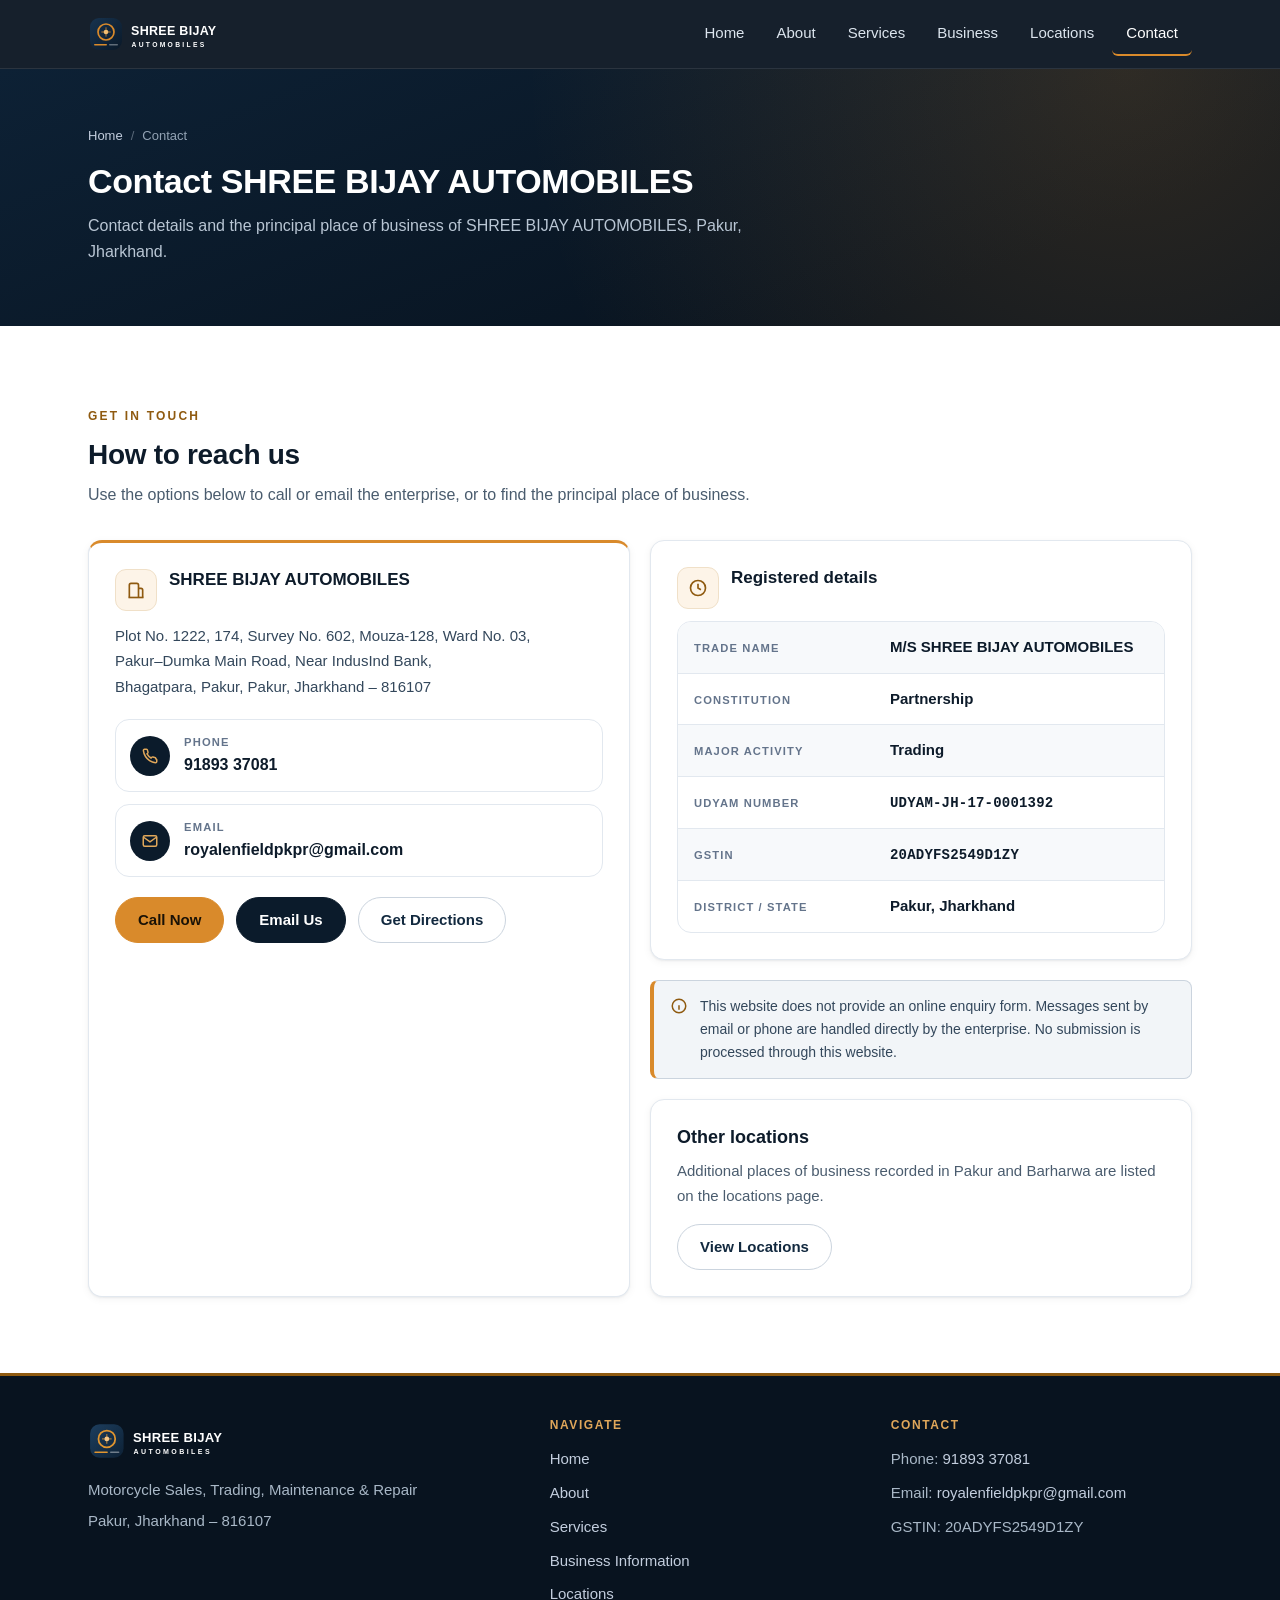
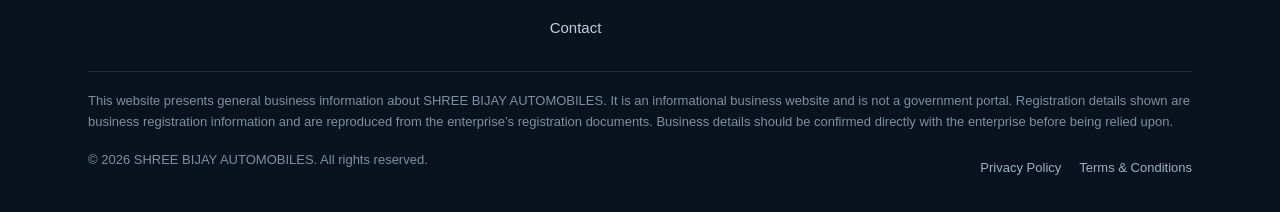
<file: contact.html>
<!DOCTYPE html>
<html lang="en">
<head>
<meta charset="utf-8">
<meta name="viewport" content="width=device-width, initial-scale=1">
<title>Contact | SHREE BIJAY AUTOMOBILES | Pakur, Jharkhand</title>
<meta name="description" content="Contact SHREE BIJAY AUTOMOBILES in Pakur, Jharkhand. Phone 91893 37081, email royalenfieldpkpr@gmail.com, and the full principal business address.">
<meta name="author" content="SHREE BIJAY AUTOMOBILES">
<meta name="theme-color" content="#08131f">
<link rel="canonical" href="contact.html">
<link rel="icon" type="image/svg+xml" href="assets/favicon.svg">
<link rel="apple-touch-icon" href="assets/favicon.svg">
<link rel="stylesheet" href="css/style.css">
<script>document.documentElement.className += " js";</script>

<meta property="og:type" content="website">
<meta property="og:site_name" content="SHREE BIJAY AUTOMOBILES">
<meta property="og:title" content="Contact | SHREE BIJAY AUTOMOBILES | Pakur, Jharkhand">
<meta property="og:description" content="Contact SHREE BIJAY AUTOMOBILES in Pakur, Jharkhand. Phone 91893 37081, email royalenfieldpkpr@gmail.com, and the full principal business address.">
<meta property="og:image" content="assets/logo.svg">
<meta property="og:locale" content="en_IN">
<meta name="twitter:card" content="summary">
<meta name="twitter:title" content="Contact | SHREE BIJAY AUTOMOBILES | Pakur, Jharkhand">
<meta name="twitter:description" content="Contact SHREE BIJAY AUTOMOBILES in Pakur, Jharkhand. Phone 91893 37081, email royalenfieldpkpr@gmail.com, and the full principal business address.">
</head>
<body>
<a class="skip-link" href="#main">Skip to main content</a>

<header class="site-header">
  <div class="container header-inner">
    <a class="brand" href="index.html" aria-label="SHREE BIJAY AUTOMOBILES &mdash; Home">
      <img class="brand__logo" src="assets/logo.svg" width="470" height="88" alt="SHREE BIJAY AUTOMOBILES logo">
    </a>
    <button class="nav-toggle" type="button" aria-expanded="false" aria-controls="site-nav">
      <span class="visually-hidden nav-toggle__label">Open menu</span>
      <span class="nav-toggle__bar" aria-hidden="true"></span>
      <span class="nav-toggle__bar" aria-hidden="true"></span>
      <span class="nav-toggle__bar" aria-hidden="true"></span>
    </button>
    <nav class="site-nav" id="site-nav" aria-label="Main navigation">
      <ul>
        <li><a href="index.html">Home</a></li>
        <li><a href="about.html">About</a></li>
        <li><a href="services.html">Services</a></li>
        <li><a href="business.html">Business</a></li>
        <li><a href="locations.html">Locations</a></li>
        <li><a href="contact.html" aria-current="page">Contact</a></li>
      </ul>
    </nav>
  </div>
</header>

<main id="main">

  <section class="page-head">
    <div class="container">
      <ol class="breadcrumb">
        <li><a href="index.html">Home</a></li>
        <li>Contact</li>
      </ol>
      <h1>Contact SHREE BIJAY AUTOMOBILES</h1>
      <p>Contact details and the principal place of business of SHREE BIJAY AUTOMOBILES, Pakur, Jharkhand.</p>
    </div>
  </section>

  <section class="section" aria-labelledby="contact-title">
    <div class="container">
      <div class="section__head">
        <span class="section__eyebrow">Get In Touch</span>
        <h2 id="contact-title">How to reach us</h2>
        <p>Use the options below to call or email the enterprise, or to find the principal place of business.</p>
      </div>

      <div class="grid grid--2">
        <div class="card card--accent">
          <div class="card__title">
            <span class="card__icon" aria-hidden="true">
              <svg width="20" height="20" viewBox="0 0 24 24" fill="none" stroke="currentColor" stroke-width="2"><path d="M4 21V6a2 2 0 0 1 2-2h7a2 2 0 0 1 2 2v15"/><path d="M15 10h3a2 2 0 0 1 2 2v9"/><path d="M3 21h18"/></svg>
            </span>
            <h3>SHREE BIJAY AUTOMOBILES</h3>
          </div>

          <address class="address">
            Plot No. 1222, 174, Survey No. 602, Mouza-128, Ward No. 03,<br>
            Pakur&ndash;Dumka Main Road, Near IndusInd Bank,<br>
            Bhagatpara, Pakur, Pakur, Jharkhand &ndash; 816107
          </address>

          <ul class="contact-list" style="margin-top:20px">
            <li>
              <a class="contact-item" href="tel:9189337081">
                <span class="contact-item__icon" aria-hidden="true">
                  <svg width="18" height="18" viewBox="0 0 24 24" fill="none" stroke="currentColor" stroke-width="2"><path d="M21 16.9v2.5a1.5 1.5 0 0 1-1.7 1.5 18 18 0 0 1-7.9-2.8 17.6 17.6 0 0 1-5.4-5.4A18 18 0 0 1 3.2 4.8 1.5 1.5 0 0 1 4.7 3h2.5a1.5 1.5 0 0 1 1.5 1.3c.1.9.3 1.7.6 2.5a1.5 1.5 0 0 1-.4 1.6L8 9.3a14 14 0 0 0 5.4 5.4l.9-.9a1.5 1.5 0 0 1 1.6-.4c.8.3 1.6.5 2.5.6a1.5 1.5 0 0 1 1.3 1.5Z"/></svg>
                </span>
                <span class="contact-item__body">
                  <span class="contact-item__label">Phone</span>
                  <span class="contact-item__value">91893 37081</span>
                </span>
              </a>
            </li>
            <li>
              <a class="contact-item" href="mailto:royalenfieldpkpr@gmail.com">
                <span class="contact-item__icon" aria-hidden="true">
                  <svg width="18" height="18" viewBox="0 0 24 24" fill="none" stroke="currentColor" stroke-width="2"><rect x="3" y="5" width="18" height="14" rx="2"/><path d="m3.5 7 8.5 6 8.5-6"/></svg>
                </span>
                <span class="contact-item__body">
                  <span class="contact-item__label">Email</span>
                  <span class="contact-item__value">royalenfieldpkpr@gmail.com</span>
                </span>
              </a>
            </li>
          </ul>

          <div class="btn-row" style="margin-top:20px">
            <a class="btn btn--primary" href="tel:9189337081">Call Now</a>
            <a class="btn btn--dark" href="mailto:royalenfieldpkpr@gmail.com">Email Us</a>
            <a class="btn btn--outline" href="https://www.google.com/maps/search/?api=1&query=SHREE+BIJAY+AUTOMOBILES%2C+Plot+No+1222%2C+174%2C+Survey+No+602%2C+Mouza-128%2C+Ward+No+03%2C+Pakur-Dumka+Main+Road%2C+Near+IndusInd+Bank%2C+Bhagatpara%2C+Pakur%2C+Jharkhand+816107" target="_blank" rel="noopener noreferrer">Get Directions<span class="visually-hidden"> (opens Google Maps in a new tab)</span></a>
          </div>
        </div>

        <div>
          <div class="card" style="margin-bottom:20px">
            <div class="card__title">
              <span class="card__icon" aria-hidden="true">
                <svg width="20" height="20" viewBox="0 0 24 24" fill="none" stroke="currentColor" stroke-width="2"><circle cx="12" cy="12" r="9"/><path d="M12 7v5l3.5 2"/></svg>
              </span>
              <h3>Registered details</h3>
            </div>
            <dl class="data-list">
              <div><dt>Trade Name</dt><dd>M/S SHREE BIJAY AUTOMOBILES</dd></div>
              <div><dt>Constitution</dt><dd>Partnership</dd></div>
              <div><dt>Major Activity</dt><dd>Trading</dd></div>
              <div><dt>Udyam Number</dt><dd><span class="mono">UDYAM-JH-17-0001392</span></dd></div>
              <div><dt>GSTIN</dt><dd><span class="mono">20ADYFS2549D1ZY</span></dd></div>
              <div><dt>District / State</dt><dd>Pakur, Jharkhand</dd></div>
            </dl>
          </div>

          <div class="notice">
            <svg width="18" height="18" viewBox="0 0 24 24" fill="none" stroke="currentColor" stroke-width="2" aria-hidden="true"><circle cx="12" cy="12" r="9"/><path d="M12 8h.01M11 12h1v4h1"/></svg>
            <p>This website does not provide an online enquiry form. Messages sent by email or phone are handled directly by the enterprise. No submission is processed through this website.</p>
          </div>

          <div class="card" style="margin-top:20px">
            <h3 style="margin-bottom:10px">Other locations</h3>
            <p class="text-muted">Additional places of business recorded in Pakur and Barharwa are listed on the locations page.</p>
            <div class="btn-row" style="margin-top:14px">
              <a class="btn btn--outline" href="locations.html">View Locations</a>
            </div>
          </div>
        </div>
      </div>
    </div>
  </section>

</main>

<footer class="site-footer">
  <div class="container">
    <div class="footer-grid">
      <div class="footer-brand">
        <img class="footer-brand__logo" src="assets/logo-light.svg" width="470" height="88" alt="SHREE BIJAY AUTOMOBILES logo">
        <p>Motorcycle Sales, Trading, Maintenance &amp; Repair</p>
        <p>Pakur, Jharkhand &ndash; 816107</p>
      </div>

      <nav class="footer-nav" aria-label="Footer navigation">
        <h2>Navigate</h2>
        <ul>
          <li><a href="index.html">Home</a></li>
          <li><a href="about.html">About</a></li>
          <li><a href="services.html">Services</a></li>
          <li><a href="business.html">Business Information</a></li>
          <li><a href="locations.html">Locations</a></li>
          <li><a href="contact.html">Contact</a></li>
        </ul>
      </nav>

      <div>
        <h2>Contact</h2>
        <ul class="footer-contact">
          <li><span>Phone: </span><a href="tel:9189337081">91893 37081</a></li>
          <li><span>Email: </span><a href="mailto:royalenfieldpkpr@gmail.com">royalenfieldpkpr@gmail.com</a></li>
          <li><span>GSTIN: </span>20ADYFS2549D1ZY</li>
        </ul>
      </div>
    </div>

    <p class="footer-disclaimer">
      This website presents general business information about SHREE BIJAY AUTOMOBILES. It is an informational business
      website and is not a government portal. Registration details shown are business registration information and are
      reproduced from the enterprise&rsquo;s registration documents. Business details should be confirmed directly with the
      enterprise before being relied upon.
    </p>

    <div class="footer-bottom">
      <p>&copy; 2026 SHREE BIJAY AUTOMOBILES. All rights reserved.</p>
      <div class="footer-legal">
        <a href="privacy.html">Privacy Policy</a>
        <a href="terms.html">Terms &amp; Conditions</a>
      </div>
    </div>
  </div>
</footer>

<button class="to-top" type="button" aria-label="Back to top">
  <svg width="18" height="18" viewBox="0 0 24 24" fill="none" stroke="currentColor" stroke-width="2.2" aria-hidden="true"><path d="m5 14 7-7 7 7"/></svg>
</button>

<script src="js/script.js" defer></script>
</body>
</html>
</file>
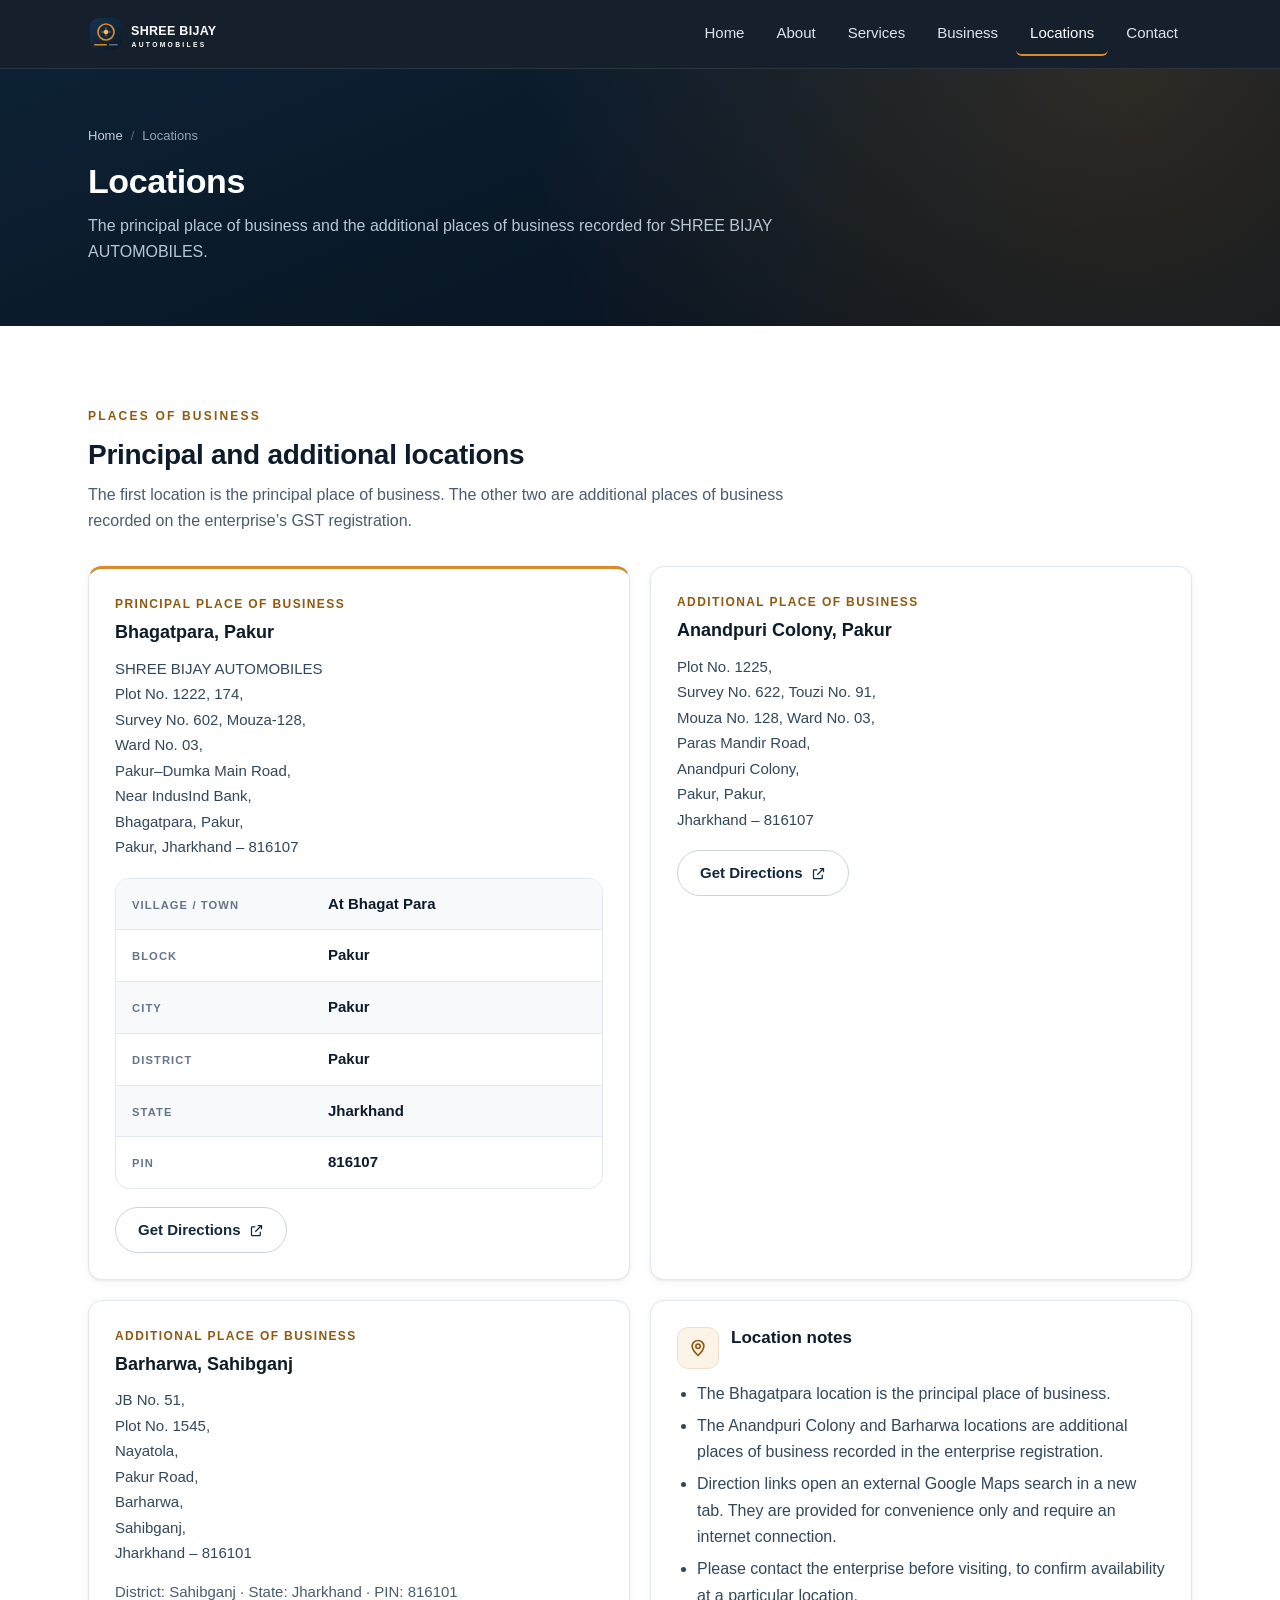
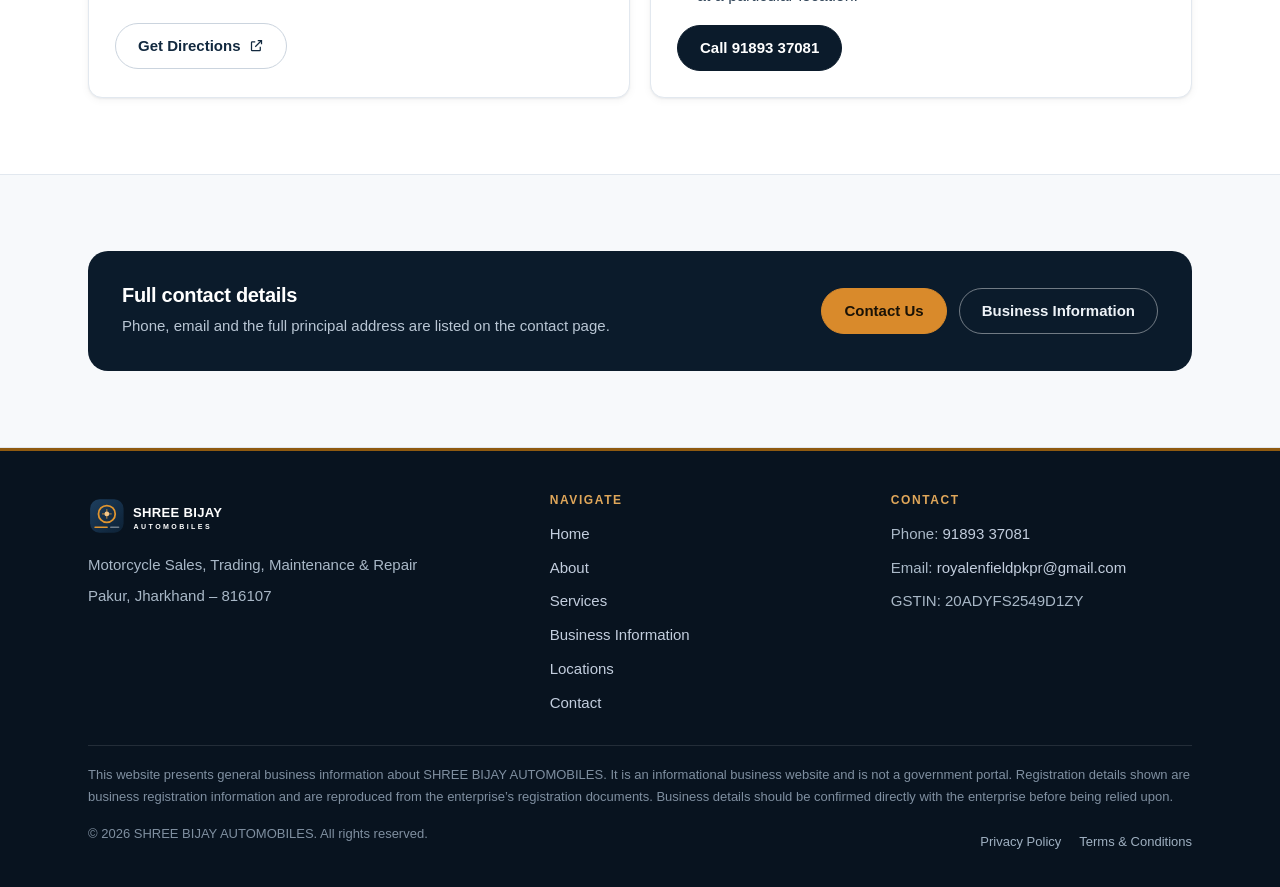
<file: locations.html>
<!DOCTYPE html>
<html lang="en">
<head>
<meta charset="utf-8">
<meta name="viewport" content="width=device-width, initial-scale=1">
<title>Locations | SHREE BIJAY AUTOMOBILES | Pakur &amp; Barharwa</title>
<meta name="description" content="Principal and additional places of business of SHREE BIJAY AUTOMOBILES in Pakur and Barharwa, Jharkhand, with addresses and map direction links.">
<meta name="author" content="SHREE BIJAY AUTOMOBILES">
<meta name="theme-color" content="#08131f">
<link rel="canonical" href="locations.html">
<link rel="icon" type="image/svg+xml" href="assets/favicon.svg">
<link rel="apple-touch-icon" href="assets/favicon.svg">
<link rel="stylesheet" href="css/style.css">
<script>document.documentElement.className += " js";</script>

<meta property="og:type" content="website">
<meta property="og:site_name" content="SHREE BIJAY AUTOMOBILES">
<meta property="og:title" content="Locations | SHREE BIJAY AUTOMOBILES | Pakur &amp; Barharwa">
<meta property="og:description" content="Principal and additional places of business of SHREE BIJAY AUTOMOBILES in Pakur and Barharwa, Jharkhand, with addresses and map direction links.">
<meta property="og:image" content="assets/logo.svg">
<meta property="og:locale" content="en_IN">
<meta name="twitter:card" content="summary">
<meta name="twitter:title" content="Locations | SHREE BIJAY AUTOMOBILES | Pakur &amp; Barharwa">
<meta name="twitter:description" content="Principal and additional places of business of SHREE BIJAY AUTOMOBILES in Pakur and Barharwa, Jharkhand, with addresses and map direction links.">
</head>
<body>
<a class="skip-link" href="#main">Skip to main content</a>

<header class="site-header">
  <div class="container header-inner">
    <a class="brand" href="index.html" aria-label="SHREE BIJAY AUTOMOBILES &mdash; Home">
      <img class="brand__logo" src="assets/logo.svg" width="470" height="88" alt="SHREE BIJAY AUTOMOBILES logo">
    </a>
    <button class="nav-toggle" type="button" aria-expanded="false" aria-controls="site-nav">
      <span class="visually-hidden nav-toggle__label">Open menu</span>
      <span class="nav-toggle__bar" aria-hidden="true"></span>
      <span class="nav-toggle__bar" aria-hidden="true"></span>
      <span class="nav-toggle__bar" aria-hidden="true"></span>
    </button>
    <nav class="site-nav" id="site-nav" aria-label="Main navigation">
      <ul>
        <li><a href="index.html">Home</a></li>
        <li><a href="about.html">About</a></li>
        <li><a href="services.html">Services</a></li>
        <li><a href="business.html">Business</a></li>
        <li><a href="locations.html" aria-current="page">Locations</a></li>
        <li><a href="contact.html">Contact</a></li>
      </ul>
    </nav>
  </div>
</header>

<main id="main">

  <section class="page-head">
    <div class="container">
      <ol class="breadcrumb">
        <li><a href="index.html">Home</a></li>
        <li>Locations</li>
      </ol>
      <h1>Locations</h1>
      <p>The principal place of business and the additional places of business recorded for SHREE BIJAY AUTOMOBILES.</p>
    </div>
  </section>

  <section class="section" aria-labelledby="loc-title">
    <div class="container">
      <div class="section__head">
        <span class="section__eyebrow">Places of Business</span>
        <h2 id="loc-title">Principal and additional locations</h2>
        <p>The first location is the principal place of business. The other two are additional places of business recorded on the enterprise&rsquo;s GST registration.</p>
      </div>

      <div class="grid grid--2">
        <article class="card card--accent">
          <span class="card__meta">Principal Place of Business</span>
          <h3>Bhagatpara, Pakur</h3>
          <address class="address" style="margin-top:12px">
            SHREE BIJAY AUTOMOBILES<br>
            Plot No. 1222, 174,<br>
            Survey No. 602, Mouza-128,<br>
            Ward No. 03,<br>
            Pakur&ndash;Dumka Main Road,<br>
            Near IndusInd Bank,<br>
            Bhagatpara, Pakur,<br>
            Pakur, Jharkhand &ndash; 816107
          </address>
          <dl class="data-list" style="margin-top:18px">
            <div><dt>Village / Town</dt><dd>At Bhagat Para</dd></div>
            <div><dt>Block</dt><dd>Pakur</dd></div>
            <div><dt>City</dt><dd>Pakur</dd></div>
            <div><dt>District</dt><dd>Pakur</dd></div>
            <div><dt>State</dt><dd>Jharkhand</dd></div>
            <div><dt>PIN</dt><dd>816107</dd></div>
          </dl>
          <div class="btn-row" style="margin-top:18px">
            <a class="btn btn--outline" href="https://www.google.com/maps/search/?api=1&query=SHREE+BIJAY+AUTOMOBILES%2C+Plot+No+1222%2C+174%2C+Survey+No+602%2C+Mouza-128%2C+Ward+No+03%2C+Pakur-Dumka+Main+Road%2C+Near+IndusInd+Bank%2C+Bhagatpara%2C+Pakur%2C+Jharkhand+816107" target="_blank" rel="noopener noreferrer">
              Get Directions
              <svg width="15" height="15" viewBox="0 0 24 24" fill="none" stroke="currentColor" stroke-width="2" aria-hidden="true"><path d="M14 4h6v6"/><path d="M20 4 10 14"/><path d="M18 14v5a1 1 0 0 1-1 1H5a1 1 0 0 1-1-1V7a1 1 0 0 1 1-1h5"/></svg>
              <span class="visually-hidden">(opens Google Maps in a new tab)</span>
            </a>
          </div>
        </article>

        <article class="card">
          <span class="card__meta">Additional Place of Business</span>
          <h3>Anandpuri Colony, Pakur</h3>
          <address class="address" style="margin-top:12px">
            Plot No. 1225,<br>
            Survey No. 622, Touzi No. 91,<br>
            Mouza No. 128, Ward No. 03,<br>
            Paras Mandir Road,<br>
            Anandpuri Colony,<br>
            Pakur, Pakur,<br>
            Jharkhand &ndash; 816107
          </address>
          <div class="btn-row" style="margin-top:18px">
            <a class="btn btn--outline" href="https://www.google.com/maps/search/?api=1&query=Plot+No+1225%2C+Survey+No+622%2C+Touzi+No+91%2C+Mouza+No+128%2C+Ward+No+03%2C+Paras+Mandir+Road%2C+Anandpuri+Colony%2C+Pakur%2C+Jharkhand+816107" target="_blank" rel="noopener noreferrer">
              Get Directions
              <svg width="15" height="15" viewBox="0 0 24 24" fill="none" stroke="currentColor" stroke-width="2" aria-hidden="true"><path d="M14 4h6v6"/><path d="M20 4 10 14"/><path d="M18 14v5a1 1 0 0 1-1 1H5a1 1 0 0 1-1-1V7a1 1 0 0 1 1-1h5"/></svg>
              <span class="visually-hidden">(opens Google Maps in a new tab)</span>
            </a>
          </div>
        </article>

        <article class="card">
          <span class="card__meta">Additional Place of Business</span>
          <h3>Barharwa, Sahibganj</h3>
          <address class="address" style="margin-top:12px">
            JB No. 51,<br>
            Plot No. 1545,<br>
            Nayatola,<br>
            Pakur Road,<br>
            Barharwa,<br>
            Sahibganj,<br>
            Jharkhand &ndash; 816101
          </address>
          <p class="text-muted" style="margin-top:14px">District: Sahibganj &middot; State: Jharkhand &middot; PIN: 816101</p>
          <div class="btn-row" style="margin-top:18px">
            <a class="btn btn--outline" href="https://www.google.com/maps/search/?api=1&query=JB+No+51%2C+Plot+No+1545%2C+Nayatola%2C+Pakur+Road%2C+Barharwa%2C+Sahibganj%2C+Jharkhand+816101" target="_blank" rel="noopener noreferrer">
              Get Directions
              <svg width="15" height="15" viewBox="0 0 24 24" fill="none" stroke="currentColor" stroke-width="2" aria-hidden="true"><path d="M14 4h6v6"/><path d="M20 4 10 14"/><path d="M18 14v5a1 1 0 0 1-1 1H5a1 1 0 0 1-1-1V7a1 1 0 0 1 1-1h5"/></svg>
              <span class="visually-hidden">(opens Google Maps in a new tab)</span>
            </a>
          </div>
        </article>

        <article class="card">
          <div class="card__title">
            <span class="card__icon" aria-hidden="true">
              <svg width="20" height="20" viewBox="0 0 24 24" fill="none" stroke="currentColor" stroke-width="2"><path d="M12 21s-7-6.4-7-11a7 7 0 1 1 14 0c0 4.6-7 11-7 11Z"/><circle cx="12" cy="10" r="2.6"/></svg>
            </span>
            <h3>Location notes</h3>
          </div>
          <ul>
            <li>The Bhagatpara location is the principal place of business.</li>
            <li>The Anandpuri Colony and Barharwa locations are additional places of business recorded in the enterprise registration.</li>
            <li>Direction links open an external Google Maps search in a new tab. They are provided for convenience only and require an internet connection.</li>
            <li>Please contact the enterprise before visiting, to confirm availability at a particular location.</li>
          </ul>
          <div class="btn-row" style="margin-top:14px">
            <a class="btn btn--dark" href="tel:9189337081">Call 91893 37081</a>
          </div>
        </article>
      </div>
    </div>
  </section>

  <section class="section section--alt" aria-labelledby="loc-cta">
    <div class="container">
      <div class="cta-band">
        <div>
          <h2 id="loc-cta">Full contact details</h2>
          <p>Phone, email and the full principal address are listed on the contact page.</p>
        </div>
        <div class="btn-row">
          <a class="btn btn--primary" href="contact.html">Contact Us</a>
          <a class="btn btn--ghost" href="business.html">Business Information</a>
        </div>
      </div>
    </div>
  </section>

</main>

<footer class="site-footer">
  <div class="container">
    <div class="footer-grid">
      <div class="footer-brand">
        <img class="footer-brand__logo" src="assets/logo-light.svg" width="470" height="88" alt="SHREE BIJAY AUTOMOBILES logo">
        <p>Motorcycle Sales, Trading, Maintenance &amp; Repair</p>
        <p>Pakur, Jharkhand &ndash; 816107</p>
      </div>

      <nav class="footer-nav" aria-label="Footer navigation">
        <h2>Navigate</h2>
        <ul>
          <li><a href="index.html">Home</a></li>
          <li><a href="about.html">About</a></li>
          <li><a href="services.html">Services</a></li>
          <li><a href="business.html">Business Information</a></li>
          <li><a href="locations.html">Locations</a></li>
          <li><a href="contact.html">Contact</a></li>
        </ul>
      </nav>

      <div>
        <h2>Contact</h2>
        <ul class="footer-contact">
          <li><span>Phone: </span><a href="tel:9189337081">91893 37081</a></li>
          <li><span>Email: </span><a href="mailto:royalenfieldpkpr@gmail.com">royalenfieldpkpr@gmail.com</a></li>
          <li><span>GSTIN: </span>20ADYFS2549D1ZY</li>
        </ul>
      </div>
    </div>

    <p class="footer-disclaimer">
      This website presents general business information about SHREE BIJAY AUTOMOBILES. It is an informational business
      website and is not a government portal. Registration details shown are business registration information and are
      reproduced from the enterprise&rsquo;s registration documents. Business details should be confirmed directly with the
      enterprise before being relied upon.
    </p>

    <div class="footer-bottom">
      <p>&copy; 2026 SHREE BIJAY AUTOMOBILES. All rights reserved.</p>
      <div class="footer-legal">
        <a href="privacy.html">Privacy Policy</a>
        <a href="terms.html">Terms &amp; Conditions</a>
      </div>
    </div>
  </div>
</footer>

<button class="to-top" type="button" aria-label="Back to top">
  <svg width="18" height="18" viewBox="0 0 24 24" fill="none" stroke="currentColor" stroke-width="2.2" aria-hidden="true"><path d="m5 14 7-7 7 7"/></svg>
</button>

<script src="js/script.js" defer></script>
</body>
</html>
</file>
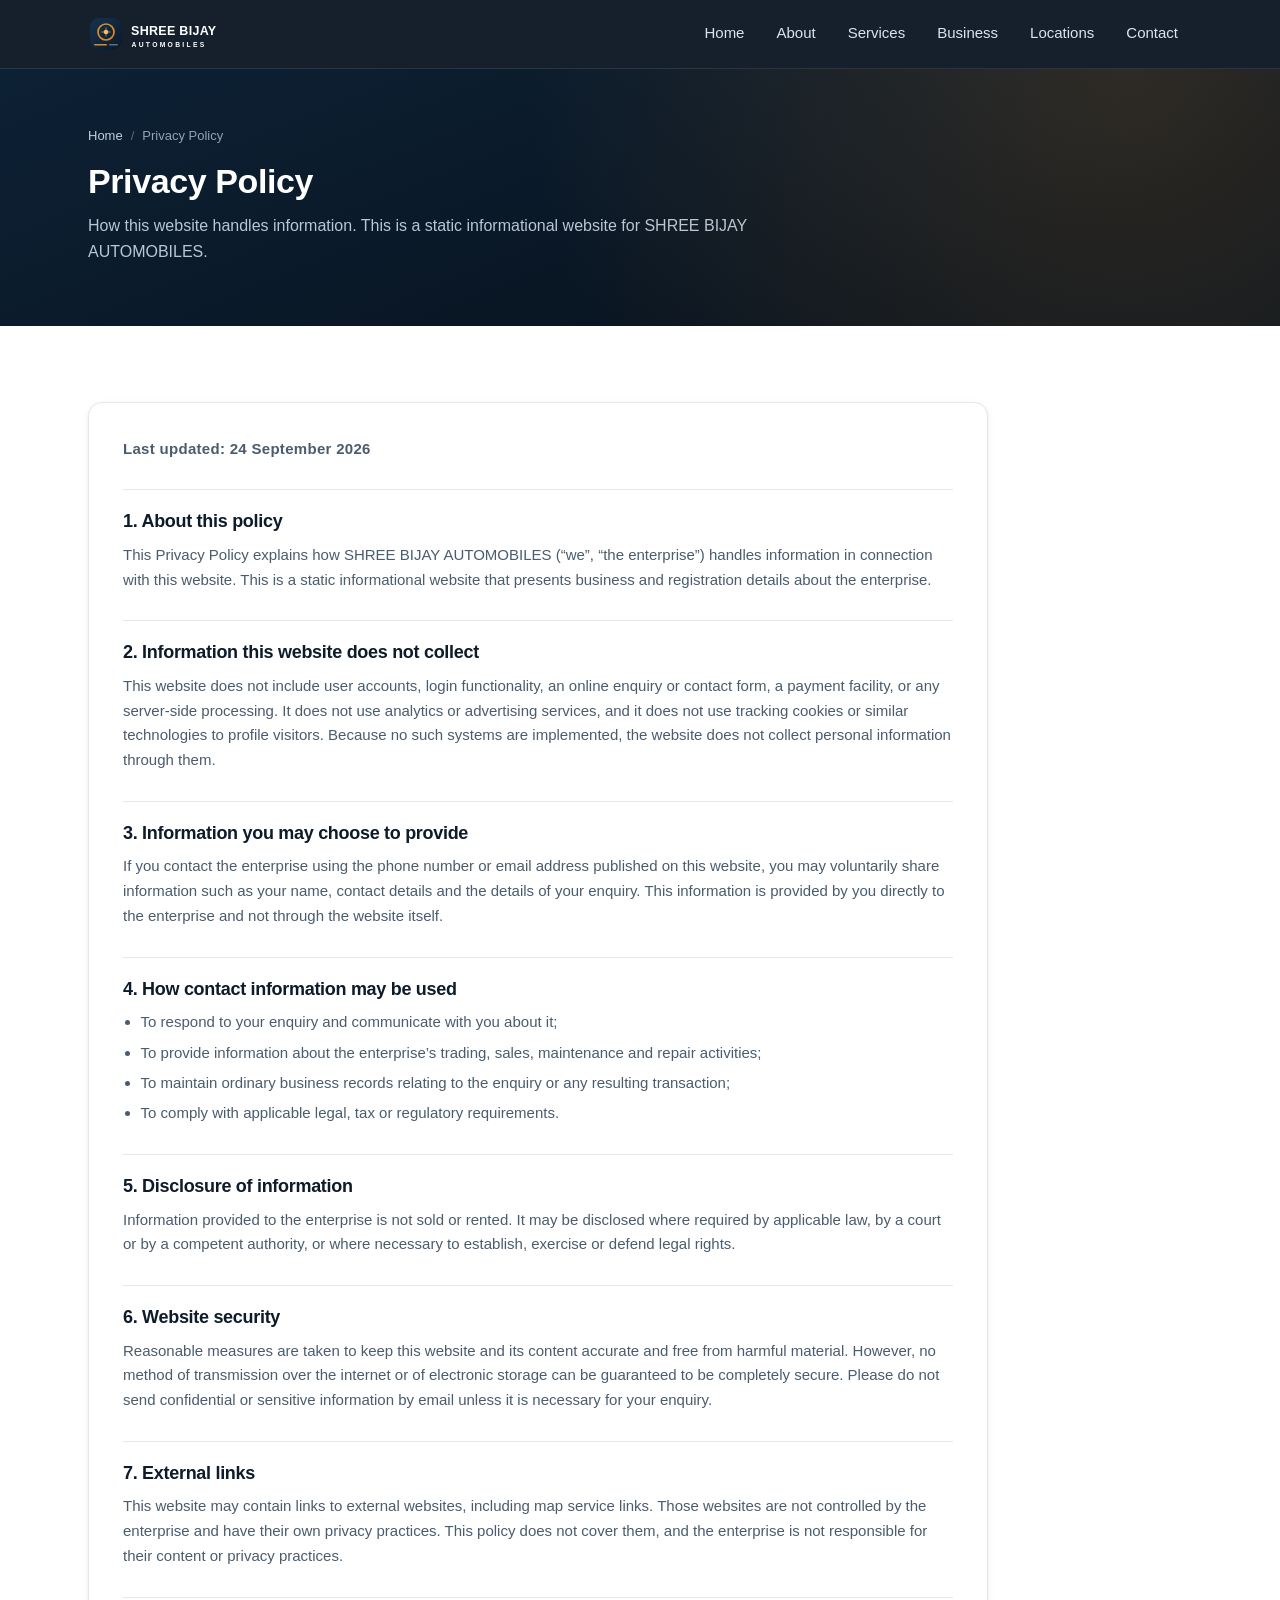
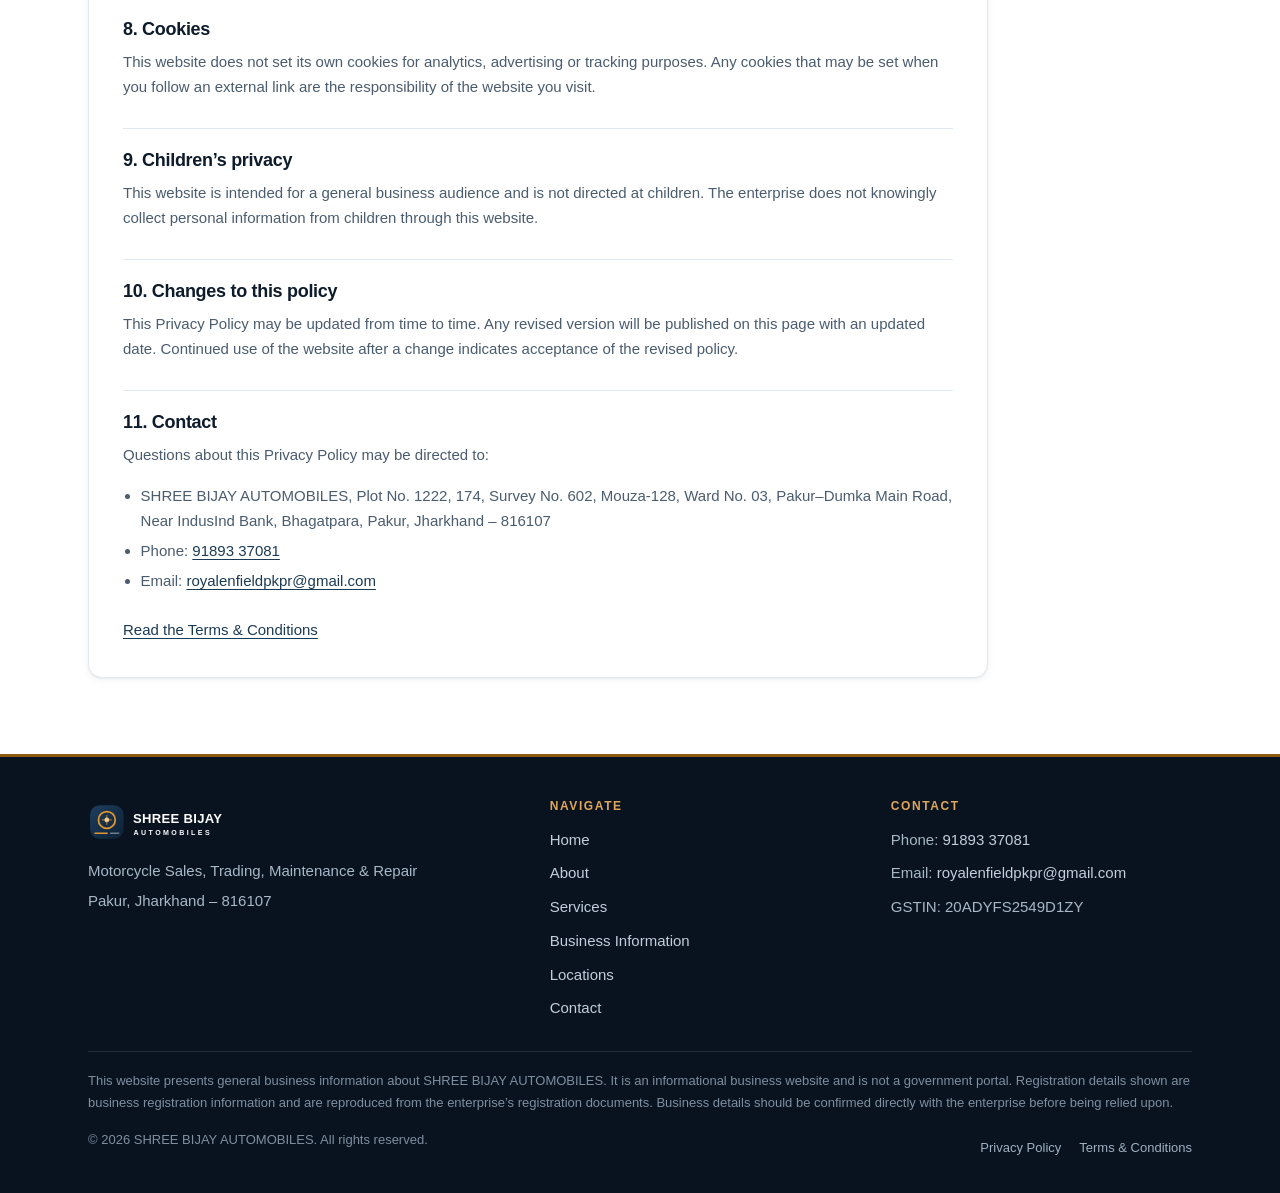
<file: privacy.html>
<!DOCTYPE html>
<html lang="en">
<head>
<meta charset="utf-8">
<meta name="viewport" content="width=device-width, initial-scale=1">
<title>Privacy Policy | SHREE BIJAY AUTOMOBILES</title>
<meta name="description" content="Privacy Policy for the SHREE BIJAY AUTOMOBILES informational website, covering contact information, use of information, security, external links and cookies.">
<meta name="author" content="SHREE BIJAY AUTOMOBILES">
<meta name="theme-color" content="#08131f">
<link rel="canonical" href="privacy.html">
<link rel="icon" type="image/svg+xml" href="assets/favicon.svg">
<link rel="apple-touch-icon" href="assets/favicon.svg">
<link rel="stylesheet" href="css/style.css">
<script>document.documentElement.className += " js";</script>

<meta property="og:type" content="website">
<meta property="og:site_name" content="SHREE BIJAY AUTOMOBILES">
<meta property="og:title" content="Privacy Policy | SHREE BIJAY AUTOMOBILES">
<meta property="og:description" content="Privacy Policy for the SHREE BIJAY AUTOMOBILES informational website, covering contact information, use of information, security, external links and cookies.">
<meta property="og:image" content="assets/logo.svg">
<meta property="og:locale" content="en_IN">
<meta name="twitter:card" content="summary">
<meta name="twitter:title" content="Privacy Policy | SHREE BIJAY AUTOMOBILES">
<meta name="twitter:description" content="Privacy Policy for the SHREE BIJAY AUTOMOBILES informational website, covering contact information, use of information, security, external links and cookies.">
</head>
<body>
<a class="skip-link" href="#main">Skip to main content</a>

<header class="site-header">
  <div class="container header-inner">
    <a class="brand" href="index.html" aria-label="SHREE BIJAY AUTOMOBILES &mdash; Home">
      <img class="brand__logo" src="assets/logo.svg" width="470" height="88" alt="SHREE BIJAY AUTOMOBILES logo">
    </a>
    <button class="nav-toggle" type="button" aria-expanded="false" aria-controls="site-nav">
      <span class="visually-hidden nav-toggle__label">Open menu</span>
      <span class="nav-toggle__bar" aria-hidden="true"></span>
      <span class="nav-toggle__bar" aria-hidden="true"></span>
      <span class="nav-toggle__bar" aria-hidden="true"></span>
    </button>
    <nav class="site-nav" id="site-nav" aria-label="Main navigation">
      <ul>
        <li><a href="index.html">Home</a></li>
        <li><a href="about.html">About</a></li>
        <li><a href="services.html">Services</a></li>
        <li><a href="business.html">Business</a></li>
        <li><a href="locations.html">Locations</a></li>
        <li><a href="contact.html">Contact</a></li>
      </ul>
    </nav>
  </div>
</header>

<main id="main">

  <section class="page-head">
    <div class="container">
      <ol class="breadcrumb">
        <li><a href="index.html">Home</a></li>
        <li>Privacy Policy</li>
      </ol>
      <h1>Privacy Policy</h1>
      <p>How this website handles information. This is a static informational website for SHREE BIJAY AUTOMOBILES.</p>
    </div>
  </section>

  <section class="section">
    <div class="container">
      <div class="prose">
        <p class="prose__updated">Last updated: 24 September 2026</p>

        <h2>1. About this policy</h2>
        <p>This Privacy Policy explains how SHREE BIJAY AUTOMOBILES (&ldquo;we&rdquo;, &ldquo;the enterprise&rdquo;) handles information in connection with this website. This is a static informational website that presents business and registration details about the enterprise.</p>

        <h2>2. Information this website does not collect</h2>
        <p>This website does not include user accounts, login functionality, an online enquiry or contact form, a payment facility, or any server-side processing. It does not use analytics or advertising services, and it does not use tracking cookies or similar technologies to profile visitors. Because no such systems are implemented, the website does not collect personal information through them.</p>

        <h2>3. Information you may choose to provide</h2>
        <p>If you contact the enterprise using the phone number or email address published on this website, you may voluntarily share information such as your name, contact details and the details of your enquiry. This information is provided by you directly to the enterprise and not through the website itself.</p>

        <h2>4. How contact information may be used</h2>
        <ul>
          <li>To respond to your enquiry and communicate with you about it;</li>
          <li>To provide information about the enterprise&rsquo;s trading, sales, maintenance and repair activities;</li>
          <li>To maintain ordinary business records relating to the enquiry or any resulting transaction;</li>
          <li>To comply with applicable legal, tax or regulatory requirements.</li>
        </ul>

        <h2>5. Disclosure of information</h2>
        <p>Information provided to the enterprise is not sold or rented. It may be disclosed where required by applicable law, by a court or by a competent authority, or where necessary to establish, exercise or defend legal rights.</p>

        <h2>6. Website security</h2>
        <p>Reasonable measures are taken to keep this website and its content accurate and free from harmful material. However, no method of transmission over the internet or of electronic storage can be guaranteed to be completely secure. Please do not send confidential or sensitive information by email unless it is necessary for your enquiry.</p>

        <h2>7. External links</h2>
        <p>This website may contain links to external websites, including map service links. Those websites are not controlled by the enterprise and have their own privacy practices. This policy does not cover them, and the enterprise is not responsible for their content or privacy practices.</p>

        <h2>8. Cookies</h2>
        <p>This website does not set its own cookies for analytics, advertising or tracking purposes. Any cookies that may be set when you follow an external link are the responsibility of the website you visit.</p>

        <h2>9. Children&rsquo;s privacy</h2>
        <p>This website is intended for a general business audience and is not directed at children. The enterprise does not knowingly collect personal information from children through this website.</p>

        <h2>10. Changes to this policy</h2>
        <p>This Privacy Policy may be updated from time to time. Any revised version will be published on this page with an updated date. Continued use of the website after a change indicates acceptance of the revised policy.</p>

        <h2>11. Contact</h2>
        <p>Questions about this Privacy Policy may be directed to:</p>
        <ul>
          <li>SHREE BIJAY AUTOMOBILES, Plot No. 1222, 174, Survey No. 602, Mouza-128, Ward No. 03, Pakur&ndash;Dumka Main Road, Near IndusInd Bank, Bhagatpara, Pakur, Jharkhand &ndash; 816107</li>
          <li>Phone: <a href="tel:9189337081">91893 37081</a></li>
          <li>Email: <a href="mailto:royalenfieldpkpr@gmail.com">royalenfieldpkpr@gmail.com</a></li>
        </ul>

        <p style="margin-top:24px"><a href="terms.html">Read the Terms &amp; Conditions</a></p>
      </div>
    </div>
  </section>

</main>

<footer class="site-footer">
  <div class="container">
    <div class="footer-grid">
      <div class="footer-brand">
        <img class="footer-brand__logo" src="assets/logo-light.svg" width="470" height="88" alt="SHREE BIJAY AUTOMOBILES logo">
        <p>Motorcycle Sales, Trading, Maintenance &amp; Repair</p>
        <p>Pakur, Jharkhand &ndash; 816107</p>
      </div>

      <nav class="footer-nav" aria-label="Footer navigation">
        <h2>Navigate</h2>
        <ul>
          <li><a href="index.html">Home</a></li>
          <li><a href="about.html">About</a></li>
          <li><a href="services.html">Services</a></li>
          <li><a href="business.html">Business Information</a></li>
          <li><a href="locations.html">Locations</a></li>
          <li><a href="contact.html">Contact</a></li>
        </ul>
      </nav>

      <div>
        <h2>Contact</h2>
        <ul class="footer-contact">
          <li><span>Phone: </span><a href="tel:9189337081">91893 37081</a></li>
          <li><span>Email: </span><a href="mailto:royalenfieldpkpr@gmail.com">royalenfieldpkpr@gmail.com</a></li>
          <li><span>GSTIN: </span>20ADYFS2549D1ZY</li>
        </ul>
      </div>
    </div>

    <p class="footer-disclaimer">
      This website presents general business information about SHREE BIJAY AUTOMOBILES. It is an informational business
      website and is not a government portal. Registration details shown are business registration information and are
      reproduced from the enterprise&rsquo;s registration documents. Business details should be confirmed directly with the
      enterprise before being relied upon.
    </p>

    <div class="footer-bottom">
      <p>&copy; 2026 SHREE BIJAY AUTOMOBILES. All rights reserved.</p>
      <div class="footer-legal">
        <a href="privacy.html">Privacy Policy</a>
        <a href="terms.html">Terms &amp; Conditions</a>
      </div>
    </div>
  </div>
</footer>

<button class="to-top" type="button" aria-label="Back to top">
  <svg width="18" height="18" viewBox="0 0 24 24" fill="none" stroke="currentColor" stroke-width="2.2" aria-hidden="true"><path d="m5 14 7-7 7 7"/></svg>
</button>

<script src="js/script.js" defer></script>
</body>
</html>
</file>
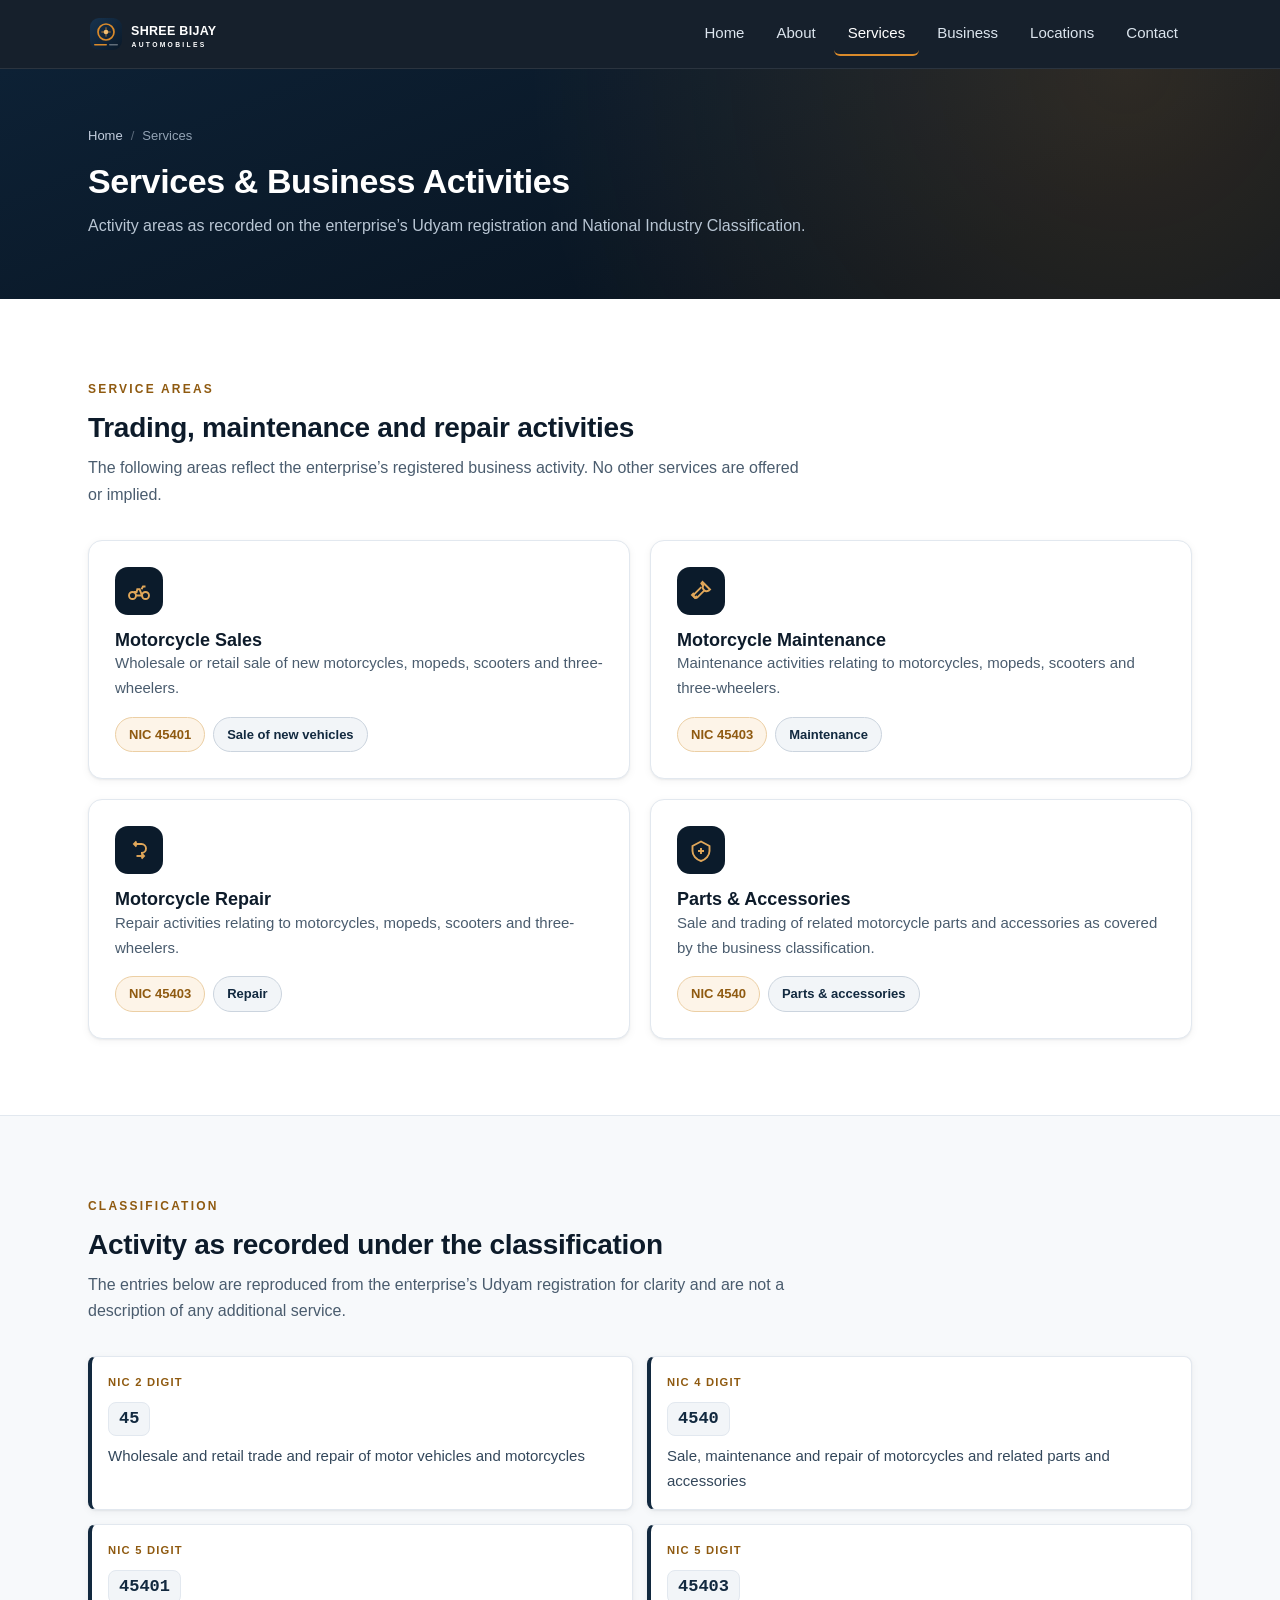
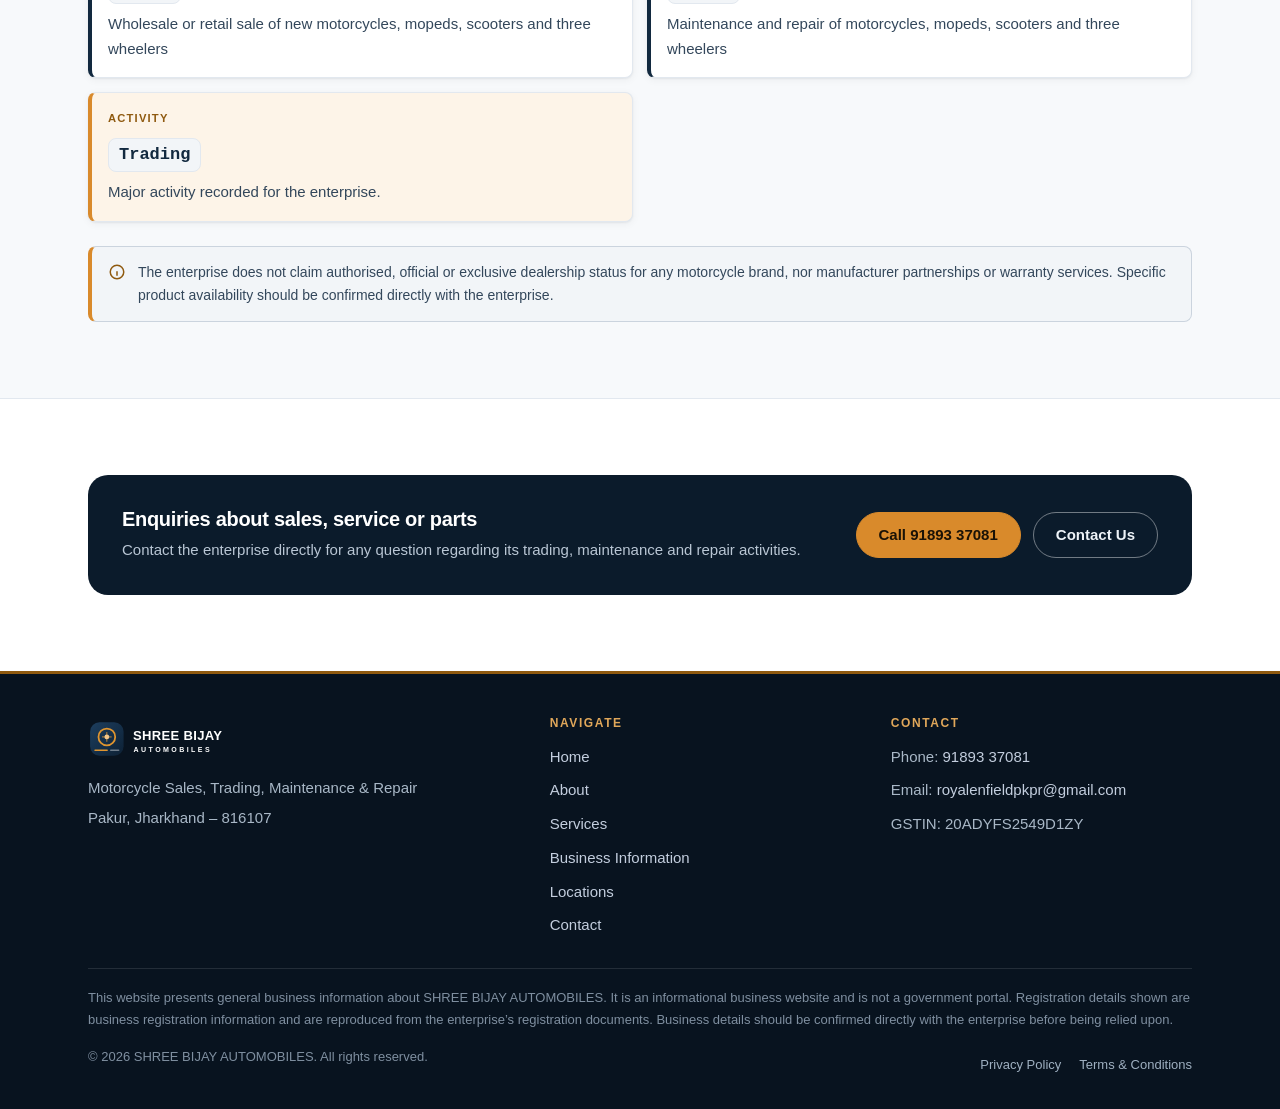
<file: services.html>
<!DOCTYPE html>
<html lang="en">
<head>
<meta charset="utf-8">
<meta name="viewport" content="width=device-width, initial-scale=1">
<title>Services &amp; Business Activities | SHREE BIJAY AUTOMOBILES</title>
<meta name="description" content="Motorcycle sales, maintenance, repair and related parts and accessories as recorded in the Udyam registration and National Industry Classification of SHREE BIJAY AUTOMOBILES.">
<meta name="author" content="SHREE BIJAY AUTOMOBILES">
<meta name="theme-color" content="#08131f">
<link rel="canonical" href="services.html">
<link rel="icon" type="image/svg+xml" href="assets/favicon.svg">
<link rel="apple-touch-icon" href="assets/favicon.svg">
<link rel="stylesheet" href="css/style.css">
<script>document.documentElement.className += " js";</script>

<meta property="og:type" content="website">
<meta property="og:site_name" content="SHREE BIJAY AUTOMOBILES">
<meta property="og:title" content="Services &amp; Business Activities | SHREE BIJAY AUTOMOBILES">
<meta property="og:description" content="Motorcycle sales, maintenance, repair and related parts and accessories as recorded in the Udyam registration and National Industry Classification of SHREE BIJAY AUTOMOBILES.">
<meta property="og:image" content="assets/logo.svg">
<meta property="og:locale" content="en_IN">
<meta name="twitter:card" content="summary">
<meta name="twitter:title" content="Services &amp; Business Activities | SHREE BIJAY AUTOMOBILES">
<meta name="twitter:description" content="Motorcycle sales, maintenance, repair and related parts and accessories as recorded in the Udyam registration and National Industry Classification of SHREE BIJAY AUTOMOBILES.">
</head>
<body>
<a class="skip-link" href="#main">Skip to main content</a>

<header class="site-header">
  <div class="container header-inner">
    <a class="brand" href="index.html" aria-label="SHREE BIJAY AUTOMOBILES &mdash; Home">
      <img class="brand__logo" src="assets/logo.svg" width="470" height="88" alt="SHREE BIJAY AUTOMOBILES logo">
    </a>
    <button class="nav-toggle" type="button" aria-expanded="false" aria-controls="site-nav">
      <span class="visually-hidden nav-toggle__label">Open menu</span>
      <span class="nav-toggle__bar" aria-hidden="true"></span>
      <span class="nav-toggle__bar" aria-hidden="true"></span>
      <span class="nav-toggle__bar" aria-hidden="true"></span>
    </button>
    <nav class="site-nav" id="site-nav" aria-label="Main navigation">
      <ul>
        <li><a href="index.html">Home</a></li>
        <li><a href="about.html">About</a></li>
        <li><a href="services.html" aria-current="page">Services</a></li>
        <li><a href="business.html">Business</a></li>
        <li><a href="locations.html">Locations</a></li>
        <li><a href="contact.html">Contact</a></li>
      </ul>
    </nav>
  </div>
</header>

<main id="main">

  <section class="page-head">
    <div class="container">
      <ol class="breadcrumb">
        <li><a href="index.html">Home</a></li>
        <li>Services</li>
      </ol>
      <h1>Services &amp; Business Activities</h1>
      <p>Activity areas as recorded on the enterprise&rsquo;s Udyam registration and National Industry Classification.</p>
    </div>
  </section>

  <section class="section" aria-labelledby="svc-title">
    <div class="container">
      <div class="section__head">
        <span class="section__eyebrow">Service Areas</span>
        <h2 id="svc-title">Trading, maintenance and repair activities</h2>
        <p>The following areas reflect the enterprise&rsquo;s registered business activity. No other services are offered or implied.</p>
      </div>

      <div class="grid grid--2">
        <article class="card">
          <span class="icon-card__icon" aria-hidden="true">
            <svg width="24" height="24" viewBox="0 0 24 24" fill="none" stroke="currentColor" stroke-width="1.9"><circle cx="5.5" cy="16.5" r="3.5"/><circle cx="18.5" cy="16.5" r="3.5"/><path d="M9 16.5h6l-2.4-6.2h-2.3L9.6 13H7"/><path d="M14.5 10.3 16 7.5h2.5"/></svg>
          </span>
          <h3>Motorcycle Sales</h3>
          <p>Wholesale or retail sale of new motorcycles, mopeds, scooters and three-wheelers.</p>
          <ul class="tags" style="margin-top:14px">
            <li><span class="tag tag--accent">NIC 45401</span></li>
            <li><span class="tag">Sale of new vehicles</span></li>
          </ul>
        </article>

        <article class="card">
          <span class="icon-card__icon" aria-hidden="true">
            <svg width="24" height="24" viewBox="0 0 24 24" fill="none" stroke="currentColor" stroke-width="1.9"><path d="M14.2 6.3a4 4 0 0 0 5.4 5.4L21 10.5 13.5 3l-1.2 1.4a4 4 0 0 0 1.9 1.9Z"/><path d="m12.3 8.2-7 7a2.2 2.2 0 0 0 3.1 3.1l7-7"/><path d="m5 14-2 2 3 3 2-2"/></svg>
          </span>
          <h3>Motorcycle Maintenance</h3>
          <p>Maintenance activities relating to motorcycles, mopeds, scooters and three-wheelers.</p>
          <ul class="tags" style="margin-top:14px">
            <li><span class="tag tag--accent">NIC 45403</span></li>
            <li><span class="tag">Maintenance</span></li>
          </ul>
        </article>

        <article class="card">
          <span class="icon-card__icon" aria-hidden="true">
            <svg width="24" height="24" viewBox="0 0 24 24" fill="none" stroke="currentColor" stroke-width="1.9"><path d="M9.5 3.5 7 6l2.5 2.5"/><path d="M7 6h7.5a4.5 4.5 0 0 1 0 9H14"/><path d="M14.5 20.5 17 18l-2.5-2.5"/><path d="M17 18H9.5"/></svg>
          </span>
          <h3>Motorcycle Repair</h3>
          <p>Repair activities relating to motorcycles, mopeds, scooters and three-wheelers.</p>
          <ul class="tags" style="margin-top:14px">
            <li><span class="tag tag--accent">NIC 45403</span></li>
            <li><span class="tag">Repair</span></li>
          </ul>
        </article>

        <article class="card">
          <span class="icon-card__icon" aria-hidden="true">
            <svg width="24" height="24" viewBox="0 0 24 24" fill="none" stroke="currentColor" stroke-width="1.9"><path d="M12 3.5 3.5 8v5c0 4.4 3.6 8.5 8.5 10 4.9-1.5 8.5-5.6 8.5-10V8Z"/><path d="M9 13h6M12 10v6"/></svg>
          </span>
          <h3>Parts &amp; Accessories</h3>
          <p>Sale and trading of related motorcycle parts and accessories as covered by the business classification.</p>
          <ul class="tags" style="margin-top:14px">
            <li><span class="tag tag--accent">NIC 4540</span></li>
            <li><span class="tag">Parts &amp; accessories</span></li>
          </ul>
        </article>
      </div>
    </div>
  </section>

  <section class="section section--alt" aria-labelledby="cls-title">
    <div class="container">
      <div class="section__head">
        <span class="section__eyebrow">Classification</span>
        <h2 id="cls-title">Activity as recorded under the classification</h2>
        <p>The entries below are reproduced from the enterprise&rsquo;s Udyam registration for clarity and are not a description of any additional service.</p>
      </div>

      <div class="nic-grid">
        <div class="nic">
          <span class="nic__level">NIC 2 Digit</span>
          <span class="nic__code">45</span>
          <p>Wholesale and retail trade and repair of motor vehicles and motorcycles</p>
        </div>
        <div class="nic">
          <span class="nic__level">NIC 4 Digit</span>
          <span class="nic__code">4540</span>
          <p>Sale, maintenance and repair of motorcycles and related parts and accessories</p>
        </div>
        <div class="nic">
          <span class="nic__level">NIC 5 Digit</span>
          <span class="nic__code">45401</span>
          <p>Wholesale or retail sale of new motorcycles, mopeds, scooters and three wheelers</p>
        </div>
        <div class="nic">
          <span class="nic__level">NIC 5 Digit</span>
          <span class="nic__code">45403</span>
          <p>Maintenance and repair of motorcycles, mopeds, scooters and three wheelers</p>
        </div>
        <div class="nic nic--activity">
          <span class="nic__level">Activity</span>
          <span class="nic__code">Trading</span>
          <p>Major activity recorded for the enterprise.</p>
        </div>
      </div>

      <div class="notice" style="margin-top:24px">
        <svg width="18" height="18" viewBox="0 0 24 24" fill="none" stroke="currentColor" stroke-width="2" aria-hidden="true"><circle cx="12" cy="12" r="9"/><path d="M12 8h.01M11 12h1v4h1"/></svg>
        <p>The enterprise does not claim authorised, official or exclusive dealership status for any motorcycle brand, nor manufacturer partnerships or warranty services. Specific product availability should be confirmed directly with the enterprise.</p>
      </div>
    </div>
  </section>

  <section class="section" aria-labelledby="svc-cta">
    <div class="container">
      <div class="cta-band">
        <div>
          <h2 id="svc-cta">Enquiries about sales, service or parts</h2>
          <p>Contact the enterprise directly for any question regarding its trading, maintenance and repair activities.</p>
        </div>
        <div class="btn-row">
          <a class="btn btn--primary" href="tel:9189337081">Call 91893 37081</a>
          <a class="btn btn--ghost" href="contact.html">Contact Us</a>
        </div>
      </div>
    </div>
  </section>

</main>

<footer class="site-footer">
  <div class="container">
    <div class="footer-grid">
      <div class="footer-brand">
        <img class="footer-brand__logo" src="assets/logo-light.svg" width="470" height="88" alt="SHREE BIJAY AUTOMOBILES logo">
        <p>Motorcycle Sales, Trading, Maintenance &amp; Repair</p>
        <p>Pakur, Jharkhand &ndash; 816107</p>
      </div>

      <nav class="footer-nav" aria-label="Footer navigation">
        <h2>Navigate</h2>
        <ul>
          <li><a href="index.html">Home</a></li>
          <li><a href="about.html">About</a></li>
          <li><a href="services.html">Services</a></li>
          <li><a href="business.html">Business Information</a></li>
          <li><a href="locations.html">Locations</a></li>
          <li><a href="contact.html">Contact</a></li>
        </ul>
      </nav>

      <div>
        <h2>Contact</h2>
        <ul class="footer-contact">
          <li><span>Phone: </span><a href="tel:9189337081">91893 37081</a></li>
          <li><span>Email: </span><a href="mailto:royalenfieldpkpr@gmail.com">royalenfieldpkpr@gmail.com</a></li>
          <li><span>GSTIN: </span>20ADYFS2549D1ZY</li>
        </ul>
      </div>
    </div>

    <p class="footer-disclaimer">
      This website presents general business information about SHREE BIJAY AUTOMOBILES. It is an informational business
      website and is not a government portal. Registration details shown are business registration information and are
      reproduced from the enterprise&rsquo;s registration documents. Business details should be confirmed directly with the
      enterprise before being relied upon.
    </p>

    <div class="footer-bottom">
      <p>&copy; 2026 SHREE BIJAY AUTOMOBILES. All rights reserved.</p>
      <div class="footer-legal">
        <a href="privacy.html">Privacy Policy</a>
        <a href="terms.html">Terms &amp; Conditions</a>
      </div>
    </div>
  </div>
</footer>

<button class="to-top" type="button" aria-label="Back to top">
  <svg width="18" height="18" viewBox="0 0 24 24" fill="none" stroke="currentColor" stroke-width="2.2" aria-hidden="true"><path d="m5 14 7-7 7 7"/></svg>
</button>

<script src="js/script.js" defer></script>
</body>
</html>
</file>
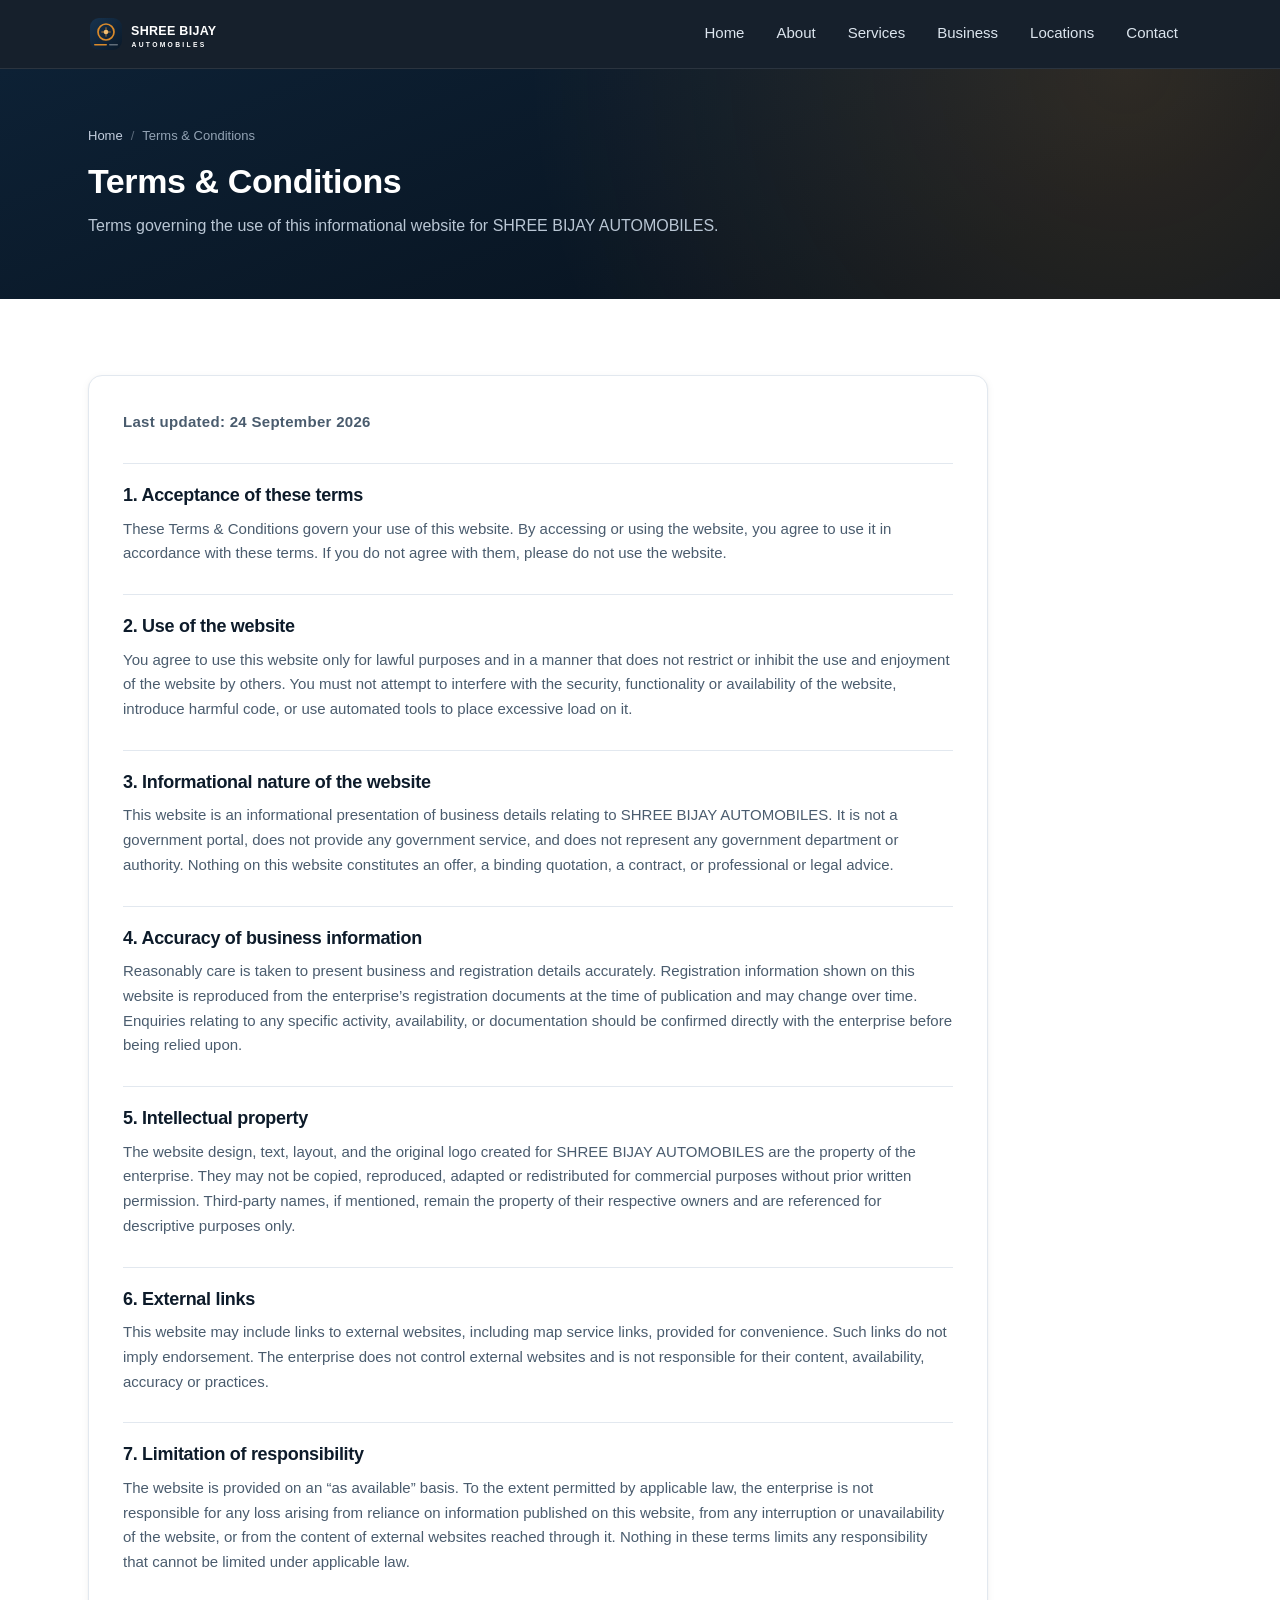
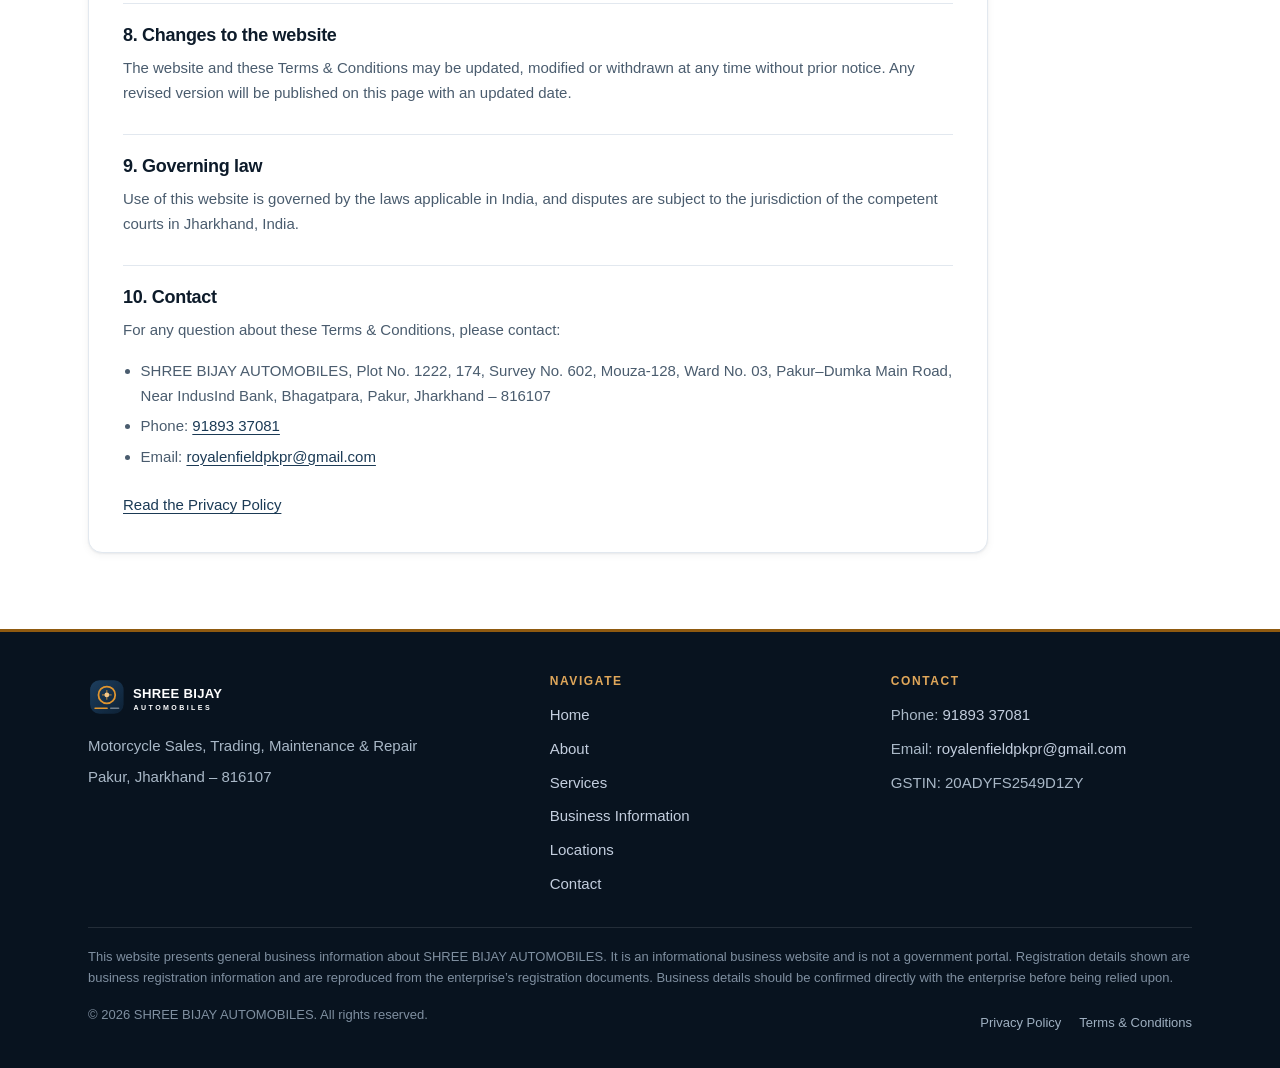
<file: terms.html>
<!DOCTYPE html>
<html lang="en">
<head>
<meta charset="utf-8">
<meta name="viewport" content="width=device-width, initial-scale=1">
<title>Terms &amp; Conditions | SHREE BIJAY AUTOMOBILES</title>
<meta name="description" content="Terms and Conditions governing use of the SHREE BIJAY AUTOMOBILES informational website, including website use, accuracy, intellectual property and external links.">
<meta name="author" content="SHREE BIJAY AUTOMOBILES">
<meta name="theme-color" content="#08131f">
<link rel="canonical" href="terms.html">
<link rel="icon" type="image/svg+xml" href="assets/favicon.svg">
<link rel="apple-touch-icon" href="assets/favicon.svg">
<link rel="stylesheet" href="css/style.css">
<script>document.documentElement.className += " js";</script>

<meta property="og:type" content="website">
<meta property="og:site_name" content="SHREE BIJAY AUTOMOBILES">
<meta property="og:title" content="Terms &amp; Conditions | SHREE BIJAY AUTOMOBILES">
<meta property="og:description" content="Terms and Conditions governing use of the SHREE BIJAY AUTOMOBILES informational website, including website use, accuracy, intellectual property and external links.">
<meta property="og:image" content="assets/logo.svg">
<meta property="og:locale" content="en_IN">
<meta name="twitter:card" content="summary">
<meta name="twitter:title" content="Terms &amp; Conditions | SHREE BIJAY AUTOMOBILES">
<meta name="twitter:description" content="Terms and Conditions governing use of the SHREE BIJAY AUTOMOBILES informational website, including website use, accuracy, intellectual property and external links.">
</head>
<body>
<a class="skip-link" href="#main">Skip to main content</a>

<header class="site-header">
  <div class="container header-inner">
    <a class="brand" href="index.html" aria-label="SHREE BIJAY AUTOMOBILES &mdash; Home">
      <img class="brand__logo" src="assets/logo.svg" width="470" height="88" alt="SHREE BIJAY AUTOMOBILES logo">
    </a>
    <button class="nav-toggle" type="button" aria-expanded="false" aria-controls="site-nav">
      <span class="visually-hidden nav-toggle__label">Open menu</span>
      <span class="nav-toggle__bar" aria-hidden="true"></span>
      <span class="nav-toggle__bar" aria-hidden="true"></span>
      <span class="nav-toggle__bar" aria-hidden="true"></span>
    </button>
    <nav class="site-nav" id="site-nav" aria-label="Main navigation">
      <ul>
        <li><a href="index.html">Home</a></li>
        <li><a href="about.html">About</a></li>
        <li><a href="services.html">Services</a></li>
        <li><a href="business.html">Business</a></li>
        <li><a href="locations.html">Locations</a></li>
        <li><a href="contact.html">Contact</a></li>
      </ul>
    </nav>
  </div>
</header>

<main id="main">

  <section class="page-head">
    <div class="container">
      <ol class="breadcrumb">
        <li><a href="index.html">Home</a></li>
        <li>Terms &amp; Conditions</li>
      </ol>
      <h1>Terms &amp; Conditions</h1>
      <p>Terms governing the use of this informational website for SHREE BIJAY AUTOMOBILES.</p>
    </div>
  </section>

  <section class="section">
    <div class="container">
      <div class="prose">
        <p class="prose__updated">Last updated: 24 September 2026</p>

        <h2>1. Acceptance of these terms</h2>
        <p>These Terms &amp; Conditions govern your use of this website. By accessing or using the website, you agree to use it in accordance with these terms. If you do not agree with them, please do not use the website.</p>

        <h2>2. Use of the website</h2>
        <p>You agree to use this website only for lawful purposes and in a manner that does not restrict or inhibit the use and enjoyment of the website by others. You must not attempt to interfere with the security, functionality or availability of the website, introduce harmful code, or use automated tools to place excessive load on it.</p>

        <h2>3. Informational nature of the website</h2>
        <p>This website is an informational presentation of business details relating to SHREE BIJAY AUTOMOBILES. It is not a government portal, does not provide any government service, and does not represent any government department or authority. Nothing on this website constitutes an offer, a binding quotation, a contract, or professional or legal advice.</p>

        <h2>4. Accuracy of business information</h2>
        <p>Reasonably care is taken to present business and registration details accurately. Registration information shown on this website is reproduced from the enterprise&rsquo;s registration documents at the time of publication and may change over time. Enquiries relating to any specific activity, availability, or documentation should be confirmed directly with the enterprise before being relied upon.</p>

        <h2>5. Intellectual property</h2>
        <p>The website design, text, layout, and the original logo created for SHREE BIJAY AUTOMOBILES are the property of the enterprise. They may not be copied, reproduced, adapted or redistributed for commercial purposes without prior written permission. Third-party names, if mentioned, remain the property of their respective owners and are referenced for descriptive purposes only.</p>

        <h2>6. External links</h2>
        <p>This website may include links to external websites, including map service links, provided for convenience. Such links do not imply endorsement. The enterprise does not control external websites and is not responsible for their content, availability, accuracy or practices.</p>

        <h2>7. Limitation of responsibility</h2>
        <p>The website is provided on an &ldquo;as available&rdquo; basis. To the extent permitted by applicable law, the enterprise is not responsible for any loss arising from reliance on information published on this website, from any interruption or unavailability of the website, or from the content of external websites reached through it. Nothing in these terms limits any responsibility that cannot be limited under applicable law.</p>

        <h2>8. Changes to the website</h2>
        <p>The website and these Terms &amp; Conditions may be updated, modified or withdrawn at any time without prior notice. Any revised version will be published on this page with an updated date.</p>

        <h2>9. Governing law</h2>
        <p>Use of this website is governed by the laws applicable in India, and disputes are subject to the jurisdiction of the competent courts in Jharkhand, India.</p>

        <h2>10. Contact</h2>
        <p>For any question about these Terms &amp; Conditions, please contact:</p>
        <ul>
          <li>SHREE BIJAY AUTOMOBILES, Plot No. 1222, 174, Survey No. 602, Mouza-128, Ward No. 03, Pakur&ndash;Dumka Main Road, Near IndusInd Bank, Bhagatpara, Pakur, Jharkhand &ndash; 816107</li>
          <li>Phone: <a href="tel:9189337081">91893 37081</a></li>
          <li>Email: <a href="mailto:royalenfieldpkpr@gmail.com">royalenfieldpkpr@gmail.com</a></li>
        </ul>

        <p style="margin-top:24px"><a href="privacy.html">Read the Privacy Policy</a></p>
      </div>
    </div>
  </section>

</main>

<footer class="site-footer">
  <div class="container">
    <div class="footer-grid">
      <div class="footer-brand">
        <img class="footer-brand__logo" src="assets/logo-light.svg" width="470" height="88" alt="SHREE BIJAY AUTOMOBILES logo">
        <p>Motorcycle Sales, Trading, Maintenance &amp; Repair</p>
        <p>Pakur, Jharkhand &ndash; 816107</p>
      </div>

      <nav class="footer-nav" aria-label="Footer navigation">
        <h2>Navigate</h2>
        <ul>
          <li><a href="index.html">Home</a></li>
          <li><a href="about.html">About</a></li>
          <li><a href="services.html">Services</a></li>
          <li><a href="business.html">Business Information</a></li>
          <li><a href="locations.html">Locations</a></li>
          <li><a href="contact.html">Contact</a></li>
        </ul>
      </nav>

      <div>
        <h2>Contact</h2>
        <ul class="footer-contact">
          <li><span>Phone: </span><a href="tel:9189337081">91893 37081</a></li>
          <li><span>Email: </span><a href="mailto:royalenfieldpkpr@gmail.com">royalenfieldpkpr@gmail.com</a></li>
          <li><span>GSTIN: </span>20ADYFS2549D1ZY</li>
        </ul>
      </div>
    </div>

    <p class="footer-disclaimer">
      This website presents general business information about SHREE BIJAY AUTOMOBILES. It is an informational business
      website and is not a government portal. Registration details shown are business registration information and are
      reproduced from the enterprise&rsquo;s registration documents. Business details should be confirmed directly with the
      enterprise before being relied upon.
    </p>

    <div class="footer-bottom">
      <p>&copy; 2026 SHREE BIJAY AUTOMOBILES. All rights reserved.</p>
      <div class="footer-legal">
        <a href="privacy.html">Privacy Policy</a>
        <a href="terms.html">Terms &amp; Conditions</a>
      </div>
    </div>
  </div>
</footer>

<button class="to-top" type="button" aria-label="Back to top">
  <svg width="18" height="18" viewBox="0 0 24 24" fill="none" stroke="currentColor" stroke-width="2.2" aria-hidden="true"><path d="m5 14 7-7 7 7"/></svg>
</button>

<script src="js/script.js" defer></script>
</body>
</html>
</file>
<file: css/style.css>
/* ==========================================================================
   SHREE BIJAY AUTOMOBILES — Global stylesheet
   Lightweight, dependency-free, mobile-first.
   ========================================================================== */

/* --------------------------------------------------------------------------
   1. Design tokens
   -------------------------------------------------------------------------- */
:root {
  --navy-900: #08131f;
  --navy-800: #0b1b2b;
  --navy-700: #12293f;
  --navy-600: #1b3a55;

  --steel-100: #f2f5f8;
  --steel-200: #e4e9ef;
  --steel-300: #cbd4de;
  --steel-400: #9ba8b6;
  --steel-500: #64748b;

  /* accent-600 is the text-safe amber (>=4.5:1 on white, alt and accent-100 surfaces);
     accent-500/400 are reserved for fills, borders and icons, never small text. */
  --accent-600: #8f5a10;
  --accent-500: #d98a2b;
  --accent-400: #e0a75a;
  --accent-100: #fdf4e8;

  --page: #ffffff;
  --surface: #ffffff;
  --surface-alt: #f7f9fb;
  --header-bg: rgba(8, 19, 31, 0.94);

  --ink-900: #0d1b2a;
  --ink-700: #33475b;
  --ink-600: #4a5c6e;
  --ink-500: #64748b;

  --line: #e2e8ef;
  --line-strong: #cbd4de;

  --font: "Segoe UI", Roboto, "Helvetica Neue", Arial, system-ui, -apple-system, sans-serif;
  --font-mono: "SFMono-Regular", Consolas, "Liberation Mono", Menlo, monospace;

  --radius-sm: 8px;
  --radius: 14px;
  --radius-lg: 20px;

  --shadow-sm: 0 1px 2px rgba(13, 27, 42, 0.06), 0 2px 8px rgba(13, 27, 42, 0.05);
  --shadow: 0 4px 14px rgba(13, 27, 42, 0.07);
  --shadow-lg: 0 16px 40px rgba(13, 27, 42, 0.12);

  --container: 1160px;
  --gutter: 20px;
  --header-h: 68px;
}

/* --------------------------------------------------------------------------
   2. Reset & base
   -------------------------------------------------------------------------- */
*,
*::before,
*::after {
  box-sizing: border-box;
}

html {
  -webkit-text-size-adjust: 100%;
  scroll-behavior: smooth;
}

@media (prefers-reduced-motion: reduce) {
  html {
    scroll-behavior: auto;
  }
  *,
  *::before,
  *::after {
    animation-duration: 0.001ms !important;
    transition-duration: 0.001ms !important;
  }
}

body {
  margin: 0;
  padding: 0;
  font-family: var(--font);
  font-size: 1rem;
  line-height: 1.65;
  color: var(--ink-700);
  background: var(--page);
  overflow-x: hidden;
  min-height: 100vh;
  display: flex;
  flex-direction: column;
}

main {
  flex: 1 0 auto;
}

img,
svg {
  max-width: 100%;
}

img {
  height: auto;
}

h1,
h2,
h3,
h4 {
  margin: 0;
  color: var(--ink-900);
  line-height: 1.25;
  font-weight: 700;
  overflow-wrap: anywhere;
}

h1 {
  font-size: 1.75rem;
  letter-spacing: -0.4px;
}

h2 {
  font-size: 1.5rem;
  letter-spacing: -0.3px;
}

h3 {
  font-size: 1.125rem;
}

h4 {
  font-size: 1rem;
}

p {
  margin: 0 0 1rem;
}

p:last-child {
  margin-bottom: 0;
}

a {
  color: var(--navy-600);
  text-underline-offset: 3px;
  word-break: break-word;
}

a:hover {
  color: var(--accent-600);
}

ul,
ol {
  margin: 0 0 1rem;
  padding-left: 1.25rem;
}

li + li {
  margin-top: 0.35rem;
}

strong {
  color: var(--ink-900);
  font-weight: 600;
}

hr {
  border: none;
  border-top: 1px solid var(--line);
  margin: 28px 0;
}

/* Visible keyboard focus everywhere */
:focus-visible {
  outline: 3px solid var(--accent-500);
  outline-offset: 2px;
  border-radius: 4px;
}

/* --------------------------------------------------------------------------
   3. Layout helpers
   -------------------------------------------------------------------------- */
.container {
  width: 100%;
  max-width: var(--container);
  margin: 0 auto;
  padding-inline: var(--gutter);
}

.section {
  padding-block: 56px;
}

.section--alt {
  background: var(--surface-alt);
  border-block: 1px solid var(--line);
}

.section__head {
  max-width: 720px;
  margin-bottom: 32px;
}

.section__eyebrow {
  display: inline-block;
  font-size: 0.75rem;
  font-weight: 700;
  letter-spacing: 2.2px;
  text-transform: uppercase;
  color: var(--accent-600);
  margin-bottom: 10px;
}

.section__head p {
  margin-top: 10px;
  color: var(--ink-600);
}

.lead {
  font-size: 1.0625rem;
  color: var(--ink-700);
}

.text-muted {
  color: var(--ink-500);
  font-size: 0.9375rem;
}

.grid {
  display: grid;
  gap: 20px;
}

.grid--2 {
  grid-template-columns: 1fr;
}

.grid--3 {
  grid-template-columns: 1fr;
}

.grid--4 {
  grid-template-columns: repeat(2, minmax(0, 1fr));
  gap: 14px;
}

/* --------------------------------------------------------------------------
   4. Accessibility utilities
   -------------------------------------------------------------------------- */
.skip-link {
  position: absolute;
  left: 12px;
  top: -80px;
  z-index: 1000;
  background: var(--accent-500);
  color: #10202f;
  font-weight: 700;
  padding: 10px 16px;
  border-radius: var(--radius-sm);
  text-decoration: none;
  transition: top 0.18s ease;
}

.skip-link:focus {
  top: 12px;
  color: #10202f;
}

.visually-hidden {
  position: absolute !important;
  width: 1px;
  height: 1px;
  padding: 0;
  margin: -1px;
  overflow: hidden;
  clip: rect(0, 0, 0, 0);
  white-space: nowrap;
  border: 0;
}

/* --------------------------------------------------------------------------
   5. Header / navigation
   -------------------------------------------------------------------------- */
.site-header {
  position: sticky;
  top: 0;
  z-index: 100;
  background: var(--header-bg);
  -webkit-backdrop-filter: saturate(160%) blur(8px);
  backdrop-filter: saturate(160%) blur(8px);
  border-bottom: 1px solid rgba(255, 255, 255, 0.09);
}

.header-inner {
  display: flex;
  align-items: center;
  justify-content: space-between;
  gap: 16px;
  min-height: var(--header-h);
}

.brand {
  display: inline-flex;
  align-items: center;
  gap: 10px;
  text-decoration: none;
  flex: 0 1 auto;
  min-width: 0;
  padding-block: 8px;
}

.brand__logo {
  display: block;
  height: 40px;
  width: auto;
}

.brand__fallback {
  color: #fff;
  font-weight: 700;
  letter-spacing: 0.4px;
  font-size: 1rem;
  line-height: 1.2;
}

/* Hamburger */
.nav-toggle {
  display: inline-flex;
  flex-direction: column;
  justify-content: center;
  gap: 5px;
  width: 46px;
  height: 42px;
  padding: 0 11px;
  background: rgba(255, 255, 255, 0.08);
  border: 1px solid rgba(255, 255, 255, 0.16);
  border-radius: var(--radius-sm);
  cursor: pointer;
  flex: 0 0 auto;
}

.nav-toggle__bar {
  display: block;
  height: 2px;
  width: 100%;
  background: #eef3f8;
  border-radius: 2px;
  transition: transform 0.22s ease, opacity 0.16s ease;
}

.nav-toggle[aria-expanded="true"] .nav-toggle__bar:nth-child(1) {
  transform: translateY(7px) rotate(45deg);
}

.nav-toggle[aria-expanded="true"] .nav-toggle__bar:nth-child(2) {
  opacity: 0;
}

.nav-toggle[aria-expanded="true"] .nav-toggle__bar:nth-child(3) {
  transform: translateY(-7px) rotate(-45deg);
}

/* Nav panel. Visible by default so navigation still works without JavaScript;
   the `js` class on <html> opts into the collapsible mobile behaviour. */
.site-nav {
  position: absolute;
  left: 0;
  right: 0;
  top: 100%;
  background: var(--navy-900);
  border-bottom: 1px solid rgba(255, 255, 255, 0.1);
  padding: 8px var(--gutter) 18px;
  display: block;
  max-height: calc(100vh - var(--header-h));
  overflow-y: auto;
}

html.js .site-nav {
  display: none;
}

html.js .site-nav.is-open {
  display: block;
}

html:not(.js) .nav-toggle {
  display: none;
}

.site-nav ul {
  list-style: none;
  margin: 0;
  padding: 0;
}

.site-nav li + li {
  margin-top: 2px;
  border-top: 1px solid rgba(255, 255, 255, 0.07);
}

.site-nav a {
  display: block;
  padding: 13px 4px;
  color: #dce5ee;
  text-decoration: none;
  font-weight: 500;
  font-size: 1rem;
  border-left: 3px solid transparent;
  padding-left: 12px;
}

.site-nav a:hover {
  color: #fff;
  background: rgba(255, 255, 255, 0.05);
}

.site-nav a[aria-current="page"] {
  color: #fff;
  border-left-color: var(--accent-500);
  background: rgba(217, 138, 43, 0.12);
}

/* --------------------------------------------------------------------------
   6. Buttons
   -------------------------------------------------------------------------- */
.btn {
  display: inline-flex;
  align-items: center;
  justify-content: center;
  gap: 8px;
  padding: 13px 22px;
  border-radius: 999px;
  font-family: inherit;
  font-size: 0.9375rem;
  font-weight: 600;
  line-height: 1.2;
  text-decoration: none;
  text-align: center;
  border: 1px solid transparent;
  cursor: pointer;
  transition: background-color 0.18s ease, color 0.18s ease, border-color 0.18s ease,
    transform 0.18s ease;
}

.btn:active {
  transform: translateY(1px);
}

.btn--primary {
  background: var(--accent-500);
  color: #1a1206;
  border-color: var(--accent-500);
}

.btn--primary:hover {
  background: var(--accent-400);
  border-color: var(--accent-400);
  color: #1a1206;
}

.btn--dark {
  background: var(--navy-800);
  color: #fff;
  border-color: var(--navy-800);
}

.btn--dark:hover {
  background: var(--navy-600);
  border-color: var(--navy-600);
  color: #fff;
}

.btn--ghost {
  background: transparent;
  color: #eef3f8;
  border-color: rgba(255, 255, 255, 0.42);
}

.btn--ghost:hover {
  background: rgba(255, 255, 255, 0.12);
  color: #fff;
  border-color: rgba(255, 255, 255, 0.7);
}

.btn--outline {
  background: transparent;
  color: var(--navy-700);
  border-color: var(--line-strong);
}

.btn--outline:hover {
  background: var(--navy-700);
  border-color: var(--navy-700);
  color: #fff;
}

.btn--block {
  width: 100%;
}

.btn-row {
  display: flex;
  flex-wrap: wrap;
  gap: 12px;
}

/* --------------------------------------------------------------------------
   7. Hero
   -------------------------------------------------------------------------- */
.hero {
  position: relative;
  background:
    radial-gradient(circle at 82% 12%, rgba(217, 138, 43, 0.22), transparent 46%),
    linear-gradient(158deg, #0d2135 0%, #08131f 66%);
  color: #e9eef4;
  padding-block: 58px 62px;
  overflow: hidden;
}

.hero::after {
  content: "";
  position: absolute;
  inset: 0;
  background-image: linear-gradient(rgba(255, 255, 255, 0.045) 1px, transparent 1px),
    linear-gradient(90deg, rgba(255, 255, 255, 0.045) 1px, transparent 1px);
  background-size: 56px 56px;
  pointer-events: none;
  -webkit-mask-image: radial-gradient(circle at 20% 30%, #000 20%, transparent 78%);
  mask-image: radial-gradient(circle at 20% 30%, #000 20%, transparent 78%);
}

.hero__inner {
  position: relative;
  z-index: 1;
  max-width: 780px;
}

.hero__badge {
  display: inline-flex;
  align-items: center;
  gap: 8px;
  background: rgba(217, 138, 43, 0.16);
  border: 1px solid rgba(217, 138, 43, 0.42);
  color: var(--accent-400);
  font-size: 0.75rem;
  font-weight: 700;
  letter-spacing: 1.6px;
  text-transform: uppercase;
  padding: 6px 14px;
  border-radius: 999px;
  margin-bottom: 18px;
}

.hero h1 {
  color: #fff;
  font-size: 2rem;
  letter-spacing: -0.6px;
  margin-bottom: 14px;
}

.hero__tagline {
  font-size: 1.125rem;
  font-weight: 600;
  color: #f2d7b0;
  margin-bottom: 10px;
}

.hero__location {
  display: inline-flex;
  align-items: center;
  gap: 8px;
  color: #b9c6d4;
  font-size: 0.9875rem;
  margin-bottom: 20px;
}

.hero__location svg {
  flex: 0 0 auto;
}

.hero__actions {
  margin-top: 26px;
}

/* --------------------------------------------------------------------------
   8. Cards & surfaces
   -------------------------------------------------------------------------- */
.card {
  background: var(--surface);
  border: 1px solid var(--line);
  border-radius: var(--radius);
  padding: 22px;
  box-shadow: var(--shadow-sm);
  min-width: 0;
}

.card--flush {
  padding: 0;
  overflow: hidden;
}

.card--accent {
  border-top: 3px solid var(--accent-500);
}

.card__title {
  display: flex;
  align-items: flex-start;
  gap: 12px;
  margin-bottom: 12px;
}

.card__title h3,
.card__title h2 {
  font-size: 1.0625rem;
  margin: 0;
}

.card__icon {
  flex: 0 0 auto;
  width: 42px;
  height: 42px;
  display: grid;
  place-items: center;
  border-radius: 11px;
  background: var(--accent-100);
  color: var(--accent-600);
  border: 1px solid #f0e0c8;
}

.card p {
  color: var(--ink-600);
  font-size: 0.9375rem;
}

.card__meta {
  display: block;
  font-size: 0.75rem;
  font-weight: 700;
  letter-spacing: 1.4px;
  text-transform: uppercase;
  color: var(--accent-600);
  margin-bottom: 6px;
}

/* Icon-only cards (services grid) */
.icon-card__icon {
  width: 48px;
  height: 48px;
  display: grid;
  place-items: center;
  border-radius: 13px;
  background: var(--navy-800);
  color: var(--accent-400);
  margin-bottom: 14px;
}

/* Fact cards */
.fact {
  background: var(--surface);
  border: 1px solid var(--line);
  border-radius: var(--radius);
  padding: 16px;
  box-shadow: var(--shadow-sm);
}

.fact__label {
  display: block;
  font-size: 0.7rem;
  font-weight: 700;
  letter-spacing: 1.3px;
  text-transform: uppercase;
  color: var(--ink-500);
  margin-bottom: 6px;
}

.fact__value {
  display: block;
  font-size: 1.0625rem;
  font-weight: 700;
  color: var(--ink-900);
  line-height: 1.3;
}

/* --------------------------------------------------------------------------
   9. Definition lists (business data)
   -------------------------------------------------------------------------- */
.data-list {
  margin: 0;
  border: 1px solid var(--line);
  border-radius: var(--radius);
  background: var(--surface);
  overflow: hidden;
}

.data-list > div {
  display: grid;
  grid-template-columns: 1fr;
  gap: 2px;
  padding: 13px 16px;
  border-bottom: 1px solid var(--line);
}

.data-list > div:last-child {
  border-bottom: none;
}

.data-list > div:nth-child(odd) {
  background: var(--surface-alt);
}

.data-list dt {
  font-size: 0.7rem;
  font-weight: 700;
  letter-spacing: 1.1px;
  text-transform: uppercase;
  color: var(--ink-500);
  margin: 0;
}

.data-list dd {
  margin: 0;
  font-size: 0.9375rem;
  font-weight: 600;
  color: var(--ink-900);
  overflow-wrap: anywhere;
}

.data-list dd .mono {
  font-family: var(--font-mono);
  font-size: 0.875rem;
  letter-spacing: 0.2px;
}

/* --------------------------------------------------------------------------
   10. NIC classification blocks
   -------------------------------------------------------------------------- */
.nic-grid {
  display: grid;
  gap: 14px;
}

.nic {
  background: var(--surface);
  border: 1px solid var(--line);
  border-left: 4px solid var(--navy-700);
  border-radius: var(--radius-sm);
  padding: 16px;
  box-shadow: var(--shadow-sm);
}

.nic__code {
  display: inline-block;
  font-family: var(--font-mono);
  font-size: 1.0625rem;
  font-weight: 700;
  color: var(--navy-700);
  background: var(--steel-100);
  border: 1px solid var(--line);
  border-radius: var(--radius-sm);
  padding: 2px 10px;
  margin-bottom: 8px;
}

.nic__level {
  display: block;
  font-size: 0.7rem;
  font-weight: 700;
  letter-spacing: 1.2px;
  text-transform: uppercase;
  color: var(--accent-600);
  margin-bottom: 10px;
}

.nic p {
  margin: 0;
  font-size: 0.9375rem;
  color: var(--ink-700);
}

.nic--activity {
  border-left-color: var(--accent-500);
  background: var(--accent-100);
}

/* --------------------------------------------------------------------------
   11. Tags
   -------------------------------------------------------------------------- */
.tags {
  display: flex;
  flex-wrap: wrap;
  gap: 8px;
  list-style: none;
  margin: 0;
  padding: 0;
}

.tags li {
  margin: 0;
}

.tag {
  display: inline-block;
  background: var(--steel-100);
  border: 1px solid var(--line-strong);
  color: var(--navy-700);
  font-size: 0.8125rem;
  font-weight: 600;
  padding: 6px 13px;
  border-radius: 999px;
}

.tag--accent {
  background: var(--accent-100);
  border-color: #eccfa4;
  color: var(--accent-600);
}

/* --------------------------------------------------------------------------
   12. Address blocks
   -------------------------------------------------------------------------- */
.address {
  font-style: normal;
  font-size: 0.9375rem;
  line-height: 1.7;
  color: var(--ink-700);
}

.address strong {
  display: block;
  color: var(--ink-900);
  margin-bottom: 4px;
}

/* --------------------------------------------------------------------------
   13. Contact rows
   -------------------------------------------------------------------------- */
.contact-list {
  list-style: none;
  margin: 0;
  padding: 0;
  display: grid;
  gap: 12px;
}

.contact-list li {
  margin: 0;
}

.contact-item {
  display: flex;
  align-items: center;
  gap: 14px;
  padding: 13px 14px;
  border: 1px solid var(--line);
  border-radius: var(--radius);
  background: var(--surface);
  text-decoration: none;
  color: var(--ink-900);
  transition: border-color 0.18s ease, background-color 0.18s ease;
  min-width: 0;
}

.contact-item:hover {
  border-color: var(--accent-500);
  background: var(--accent-100);
  color: var(--ink-900);
}

.contact-item__icon {
  flex: 0 0 auto;
  width: 40px;
  height: 40px;
  display: grid;
  place-items: center;
  border-radius: 50%;
  background: var(--navy-800);
  color: var(--accent-400);
}

.contact-item__body {
  min-width: 0;
}

.contact-item__label {
  display: block;
  font-size: 0.7rem;
  font-weight: 700;
  letter-spacing: 1.2px;
  text-transform: uppercase;
  color: var(--ink-500);
}

.contact-item__value {
  display: block;
  font-size: 1rem;
  font-weight: 600;
  overflow-wrap: anywhere;
}

/* --------------------------------------------------------------------------
   14. Partners
   -------------------------------------------------------------------------- */
.partner {
  display: flex;
  align-items: center;
  gap: 14px;
  background: var(--surface);
  border: 1px solid var(--line);
  border-radius: var(--radius);
  padding: 18px;
  box-shadow: var(--shadow-sm);
}

.partner__avatar {
  flex: 0 0 auto;
  width: 48px;
  height: 48px;
  display: grid;
  place-items: center;
  border-radius: 50%;
  background: var(--navy-800);
  color: var(--accent-400);
  font-weight: 700;
  font-size: 1rem;
  letter-spacing: 0.5px;
}

.partner__name {
  display: block;
  font-size: 1rem;
  font-weight: 700;
  color: var(--ink-900);
  line-height: 1.3;
}

.partner__role {
  display: block;
  font-size: 0.8125rem;
  font-weight: 600;
  color: var(--accent-600);
  letter-spacing: 0.4px;
}

.partner__state {
  display: block;
  font-size: 0.8125rem;
  color: var(--ink-500);
}

/* --------------------------------------------------------------------------
   15. Notice / callout
   -------------------------------------------------------------------------- */
.notice {
  display: flex;
  gap: 12px;
  align-items: flex-start;
  background: var(--steel-100);
  border: 1px solid var(--line-strong);
  border-left: 4px solid var(--accent-500);
  border-radius: var(--radius-sm);
  padding: 14px 16px;
  font-size: 0.875rem;
  color: var(--ink-700);
}

.notice svg {
  flex: 0 0 auto;
  margin-top: 2px;
  color: var(--accent-600);
}

.notice p {
  margin: 0;
}

/* --------------------------------------------------------------------------
   16. Page header (inner pages)
   -------------------------------------------------------------------------- */
.page-head {
  background:
    radial-gradient(circle at 88% 0%, rgba(217, 138, 43, 0.18), transparent 52%),
    linear-gradient(158deg, #0d2135 0%, #08131f 78%);
  color: #e9eef4;
  padding-block: 40px 44px;
}

.page-head h1 {
  color: #fff;
  font-size: 1.625rem;
  margin-bottom: 10px;
}

.page-head p {
  color: #b9c6d4;
  max-width: 720px;
  margin: 0;
}

.breadcrumb {
  list-style: none;
  display: flex;
  flex-wrap: wrap;
  gap: 8px;
  margin: 0 0 14px;
  padding: 0;
  font-size: 0.8125rem;
  color: #93a3b4;
}

.breadcrumb li {
  margin: 0;
}

.breadcrumb li + li::before {
  content: "/";
  margin-right: 8px;
  color: #5a6a7a;
}

.breadcrumb a {
  color: #c3cede;
  text-decoration: none;
}

.breadcrumb a:hover {
  color: #fff;
  text-decoration: underline;
}

/* --------------------------------------------------------------------------
   17. CTA band
   -------------------------------------------------------------------------- */
.cta-band {
  background: var(--navy-800);
  color: #e9eef4;
  border-radius: var(--radius-lg);
  padding: 28px 24px;
  display: grid;
  gap: 20px;
  align-items: center;
}

.cta-band h2 {
  color: #fff;
  font-size: 1.25rem;
  margin-bottom: 6px;
}

.cta-band p {
  color: #b9c6d4;
  margin: 0;
  font-size: 0.9375rem;
}

/* --------------------------------------------------------------------------
   18. Legal / prose
   -------------------------------------------------------------------------- */
.prose {
  background: var(--surface);
  border: 1px solid var(--line);
  border-radius: var(--radius);
  padding: 24px;
  box-shadow: var(--shadow-sm);
  max-width: 900px;
}

.prose h2 {
  font-size: 1.125rem;
  margin: 28px 0 10px;
  padding-top: 20px;
  border-top: 1px solid var(--line);
}

.prose h2:first-child {
  margin-top: 0;
  padding-top: 0;
  border-top: none;
}

.prose p,
.prose li {
  color: var(--ink-600);
  font-size: 0.9375rem;
}

.prose ul {
  padding-left: 1.1rem;
}

.prose__updated {
  font-size: 0.8125rem;
  color: var(--ink-500);
  font-weight: 600;
  letter-spacing: 0.3px;
}

/* --------------------------------------------------------------------------
   19. Footer
   -------------------------------------------------------------------------- */
.site-footer {
  background: var(--navy-900);
  color: #a9b8c7;
  padding-block: 42px 26px;
  margin-top: auto;
  font-size: 0.9375rem;
  border-top: 3px solid var(--accent-600);
}

.footer-grid {
  display: grid;
  gap: 28px;
  grid-template-columns: 1fr;
}

.footer-brand__logo {
  display: block;
  height: 46px;
  width: auto;
  margin-bottom: 14px;
}

.footer-brand p {
  margin: 0 0 6px;
  color: #a9b8c7;
  font-size: 0.9375rem;
}

.site-footer h2 {
  font-size: 0.75rem;
  font-weight: 700;
  letter-spacing: 1.6px;
  text-transform: uppercase;
  color: var(--accent-400);
  margin-bottom: 14px;
}

.footer-nav ul,
.footer-contact {
  list-style: none;
  margin: 0;
  padding: 0;
  display: grid;
  gap: 9px;
}

.footer-nav li,
.footer-contact li {
  margin: 0;
}

.site-footer a {
  color: #c3cede;
  text-decoration: none;
}

.site-footer a:hover {
  color: #fff;
  text-decoration: underline;
}

.site-footer .footer-contact span {
  color: #a9b8c7;
}

.footer-disclaimer {
  font-size: 0.8125rem;
  color: #7f8fa0;
  border-top: 1px solid rgba(255, 255, 255, 0.11);
  margin-top: 30px;
  padding-top: 18px;
  line-height: 1.65;
}

.footer-bottom {
  display: flex;
  flex-direction: column;
  gap: 10px;
  margin-top: 16px;
  font-size: 0.8125rem;
  color: #7f8fa0;
}

.footer-bottom a {
  color: #9fb0c1;
}

.footer-legal {
  display: flex;
  flex-wrap: wrap;
  gap: 8px 18px;
}

/* --------------------------------------------------------------------------
   20. Back-to-top
   -------------------------------------------------------------------------- */
.to-top {
  position: fixed;
  right: 16px;
  bottom: 16px;
  z-index: 90;
  width: 44px;
  height: 44px;
  display: grid;
  place-items: center;
  border-radius: 50%;
  border: 1px solid var(--line-strong);
  background: var(--surface);
  color: var(--navy-700);
  box-shadow: var(--shadow);
  cursor: pointer;
  opacity: 0;
  visibility: hidden;
  transform: translateY(8px);
  transition: opacity 0.2s ease, transform 0.2s ease, visibility 0.2s;
}

.to-top.is-visible {
  opacity: 1;
  visibility: visible;
  transform: translateY(0);
}

/* --------------------------------------------------------------------------
   21. Responsive breakpoints
   -------------------------------------------------------------------------- */
@media (max-width: 359px) {
  :root {
    --gutter: 14px;
  }

  h1 {
    font-size: 1.5rem;
  }

  .hero h1 {
    font-size: 1.6rem;
  }

  .brand__logo {
    height: 34px;
  }

  .btn {
    padding: 12px 16px;
    font-size: 0.875rem;
  }
}

@media (min-width: 600px) {
  .grid--2 {
    grid-template-columns: repeat(2, minmax(0, 1fr));
  }

  .grid--3 {
    grid-template-columns: repeat(2, minmax(0, 1fr));
  }

  .grid--4 {
    grid-template-columns: repeat(4, minmax(0, 1fr));
    gap: 16px;
  }

  .nic-grid {
    grid-template-columns: repeat(2, minmax(0, 1fr));
  }

  .data-list > div {
    grid-template-columns: minmax(180px, 34%) 1fr;
    gap: 16px;
    align-items: baseline;
  }

  .cta-band {
    grid-template-columns: 1fr auto;
    padding: 32px 34px;
  }

  .footer-bottom {
    flex-direction: row;
    justify-content: space-between;
    align-items: center;
  }
}

@media (min-width: 900px) {
  h1 {
    font-size: 2rem;
  }

  h2 {
    font-size: 1.75rem;
  }

  .section {
    padding-block: 76px;
  }

  .hero {
    padding-block: 84px 92px;
  }

  .hero h1 {
    font-size: 2.75rem;
  }

  .hero__tagline {
    font-size: 1.25rem;
  }

  .page-head {
    padding-block: 56px 60px;
  }

  .page-head h1 {
    font-size: 2.125rem;
  }

  .grid--3 {
    grid-template-columns: repeat(3, minmax(0, 1fr));
  }

  .card {
    padding: 26px;
  }

  .prose {
    padding: 34px;
  }

  .footer-grid {
    grid-template-columns: 1.4fr 1fr 1fr;
    gap: 40px;
  }

  .to-top {
    right: 24px;
    bottom: 24px;
  }
}

/* Desktop navigation: always visible, no toggle */
@media (min-width: 860px) {
  .nav-toggle {
    display: none !important;
  }

  .site-nav,
  html.js .site-nav {
    position: static;
    display: block;
    background: transparent;
    border: none;
    padding: 0;
    max-height: none;
    overflow: visible;
    flex: 1 1 auto;
  }

  .site-nav ul {
    display: flex;
    align-items: center;
    justify-content: flex-end;
    gap: 4px;
    flex-wrap: wrap;
  }

  .site-nav li + li {
    margin-top: 0;
    border-top: none;
  }

  .site-nav a {
    padding: 9px 14px;
    font-size: 0.9375rem;
    border-left: none;
    border-bottom: 2px solid transparent;
    padding-left: 14px;
    border-radius: 6px;
    white-space: nowrap;
  }

  .site-nav a[aria-current="page"] {
    border-left-color: transparent;
    border-bottom-color: var(--accent-500);
    background: transparent;
    color: #fff;
  }

  .brand__logo {
    height: 44px;
  }
}

@media (min-width: 1024px) {
  :root {
    --gutter: 28px;
  }

  .hero h1 {
    font-size: 3rem;
  }

  .grid--4 {
    gap: 20px;
  }
}

/* --------------------------------------------------------------------------
   22. Print
   -------------------------------------------------------------------------- */
@media print {
  .site-header,
  .site-footer,
  .to-top,
  .btn-row,
  .nav-toggle {
    display: none !important;
  }

  body {
    color: #000;
  }

  .hero,
  .page-head {
    background: none;
    color: #000;
  }

  .hero h1,
  .page-head h1 {
    color: #000;
  }
}
</file>
